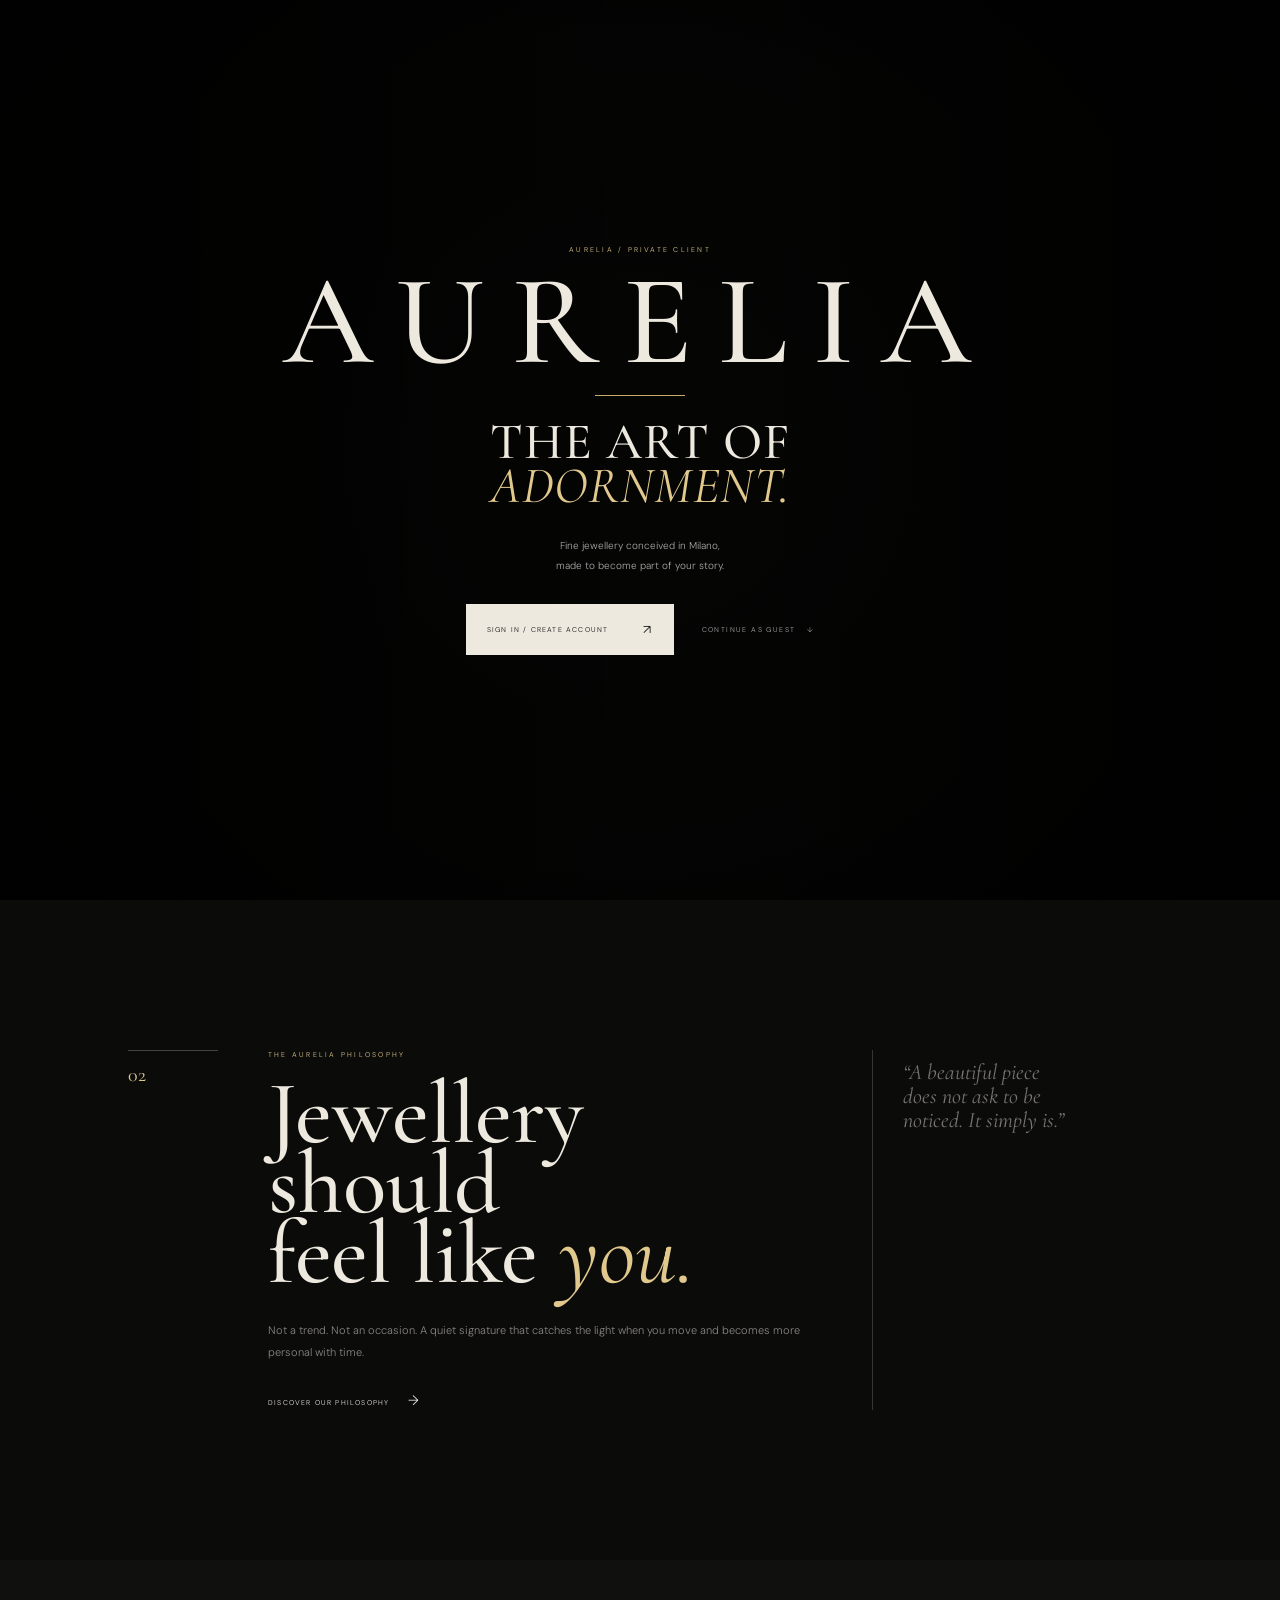
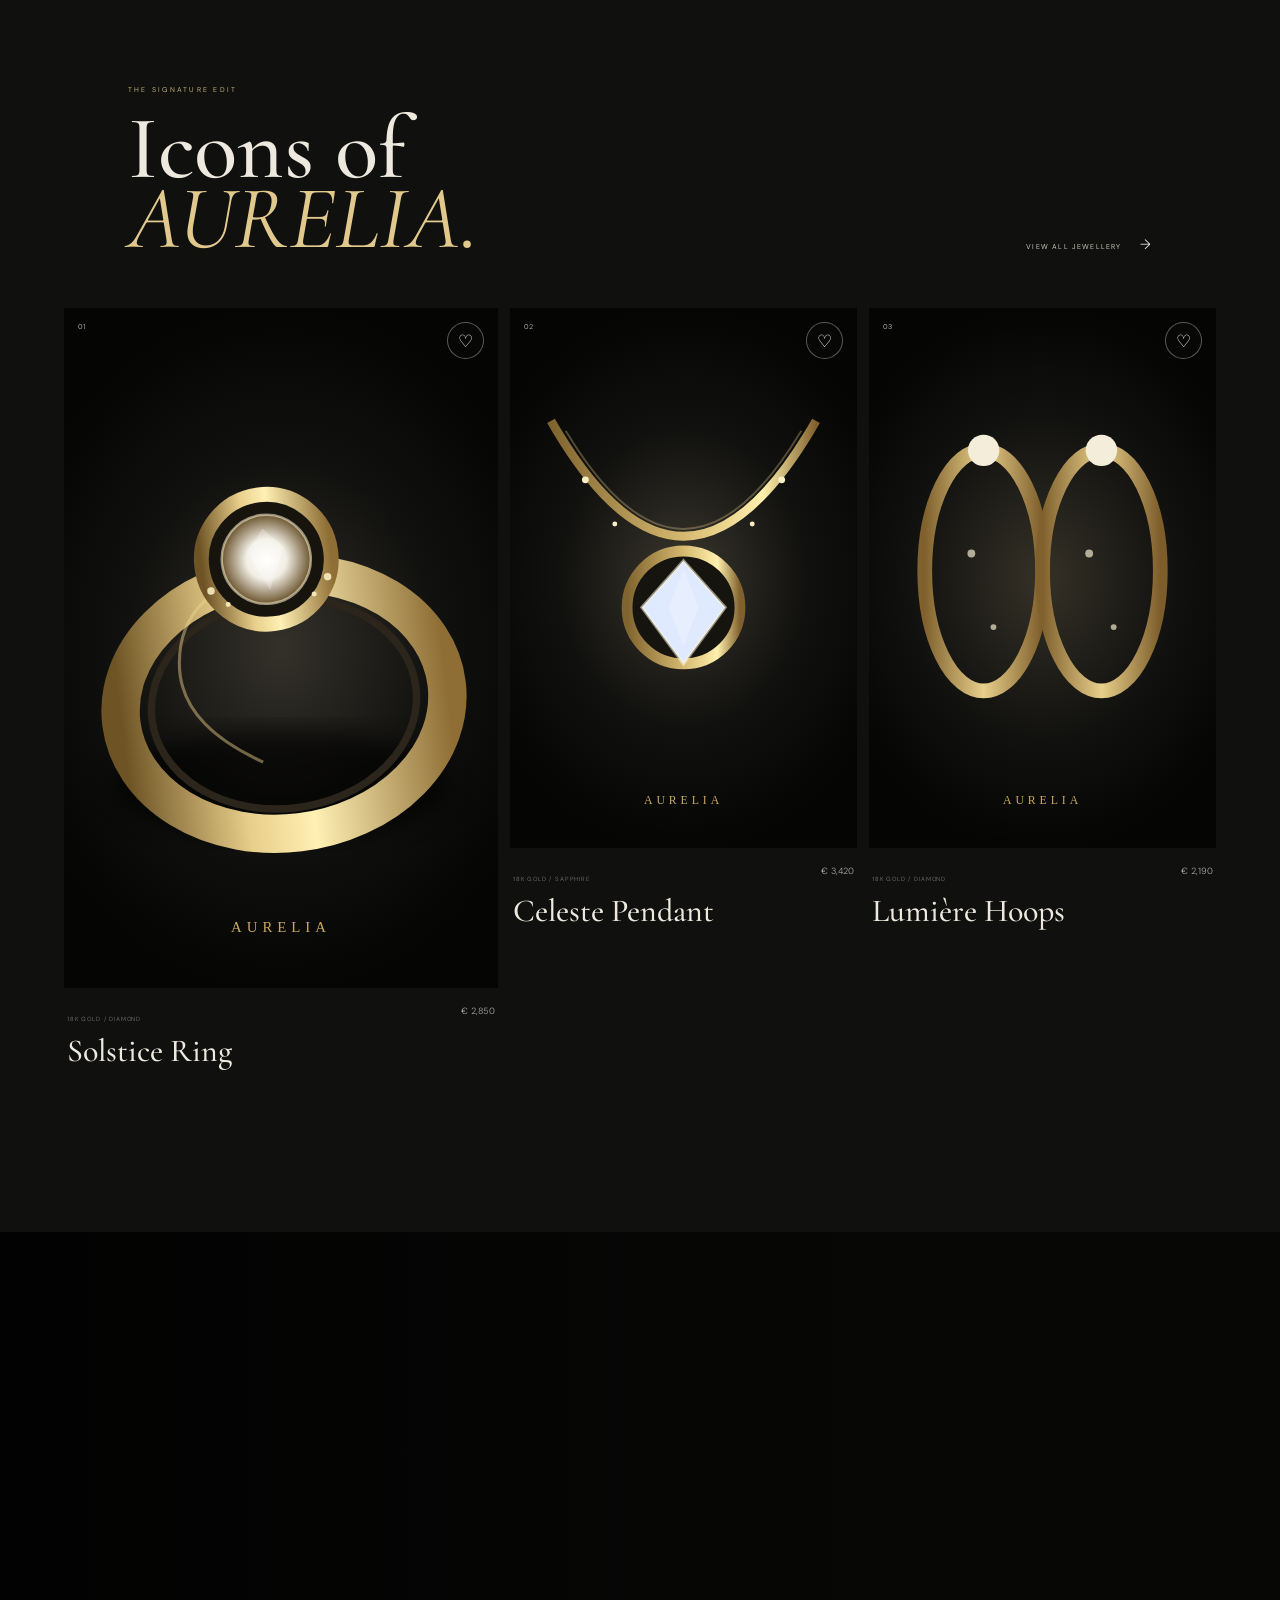
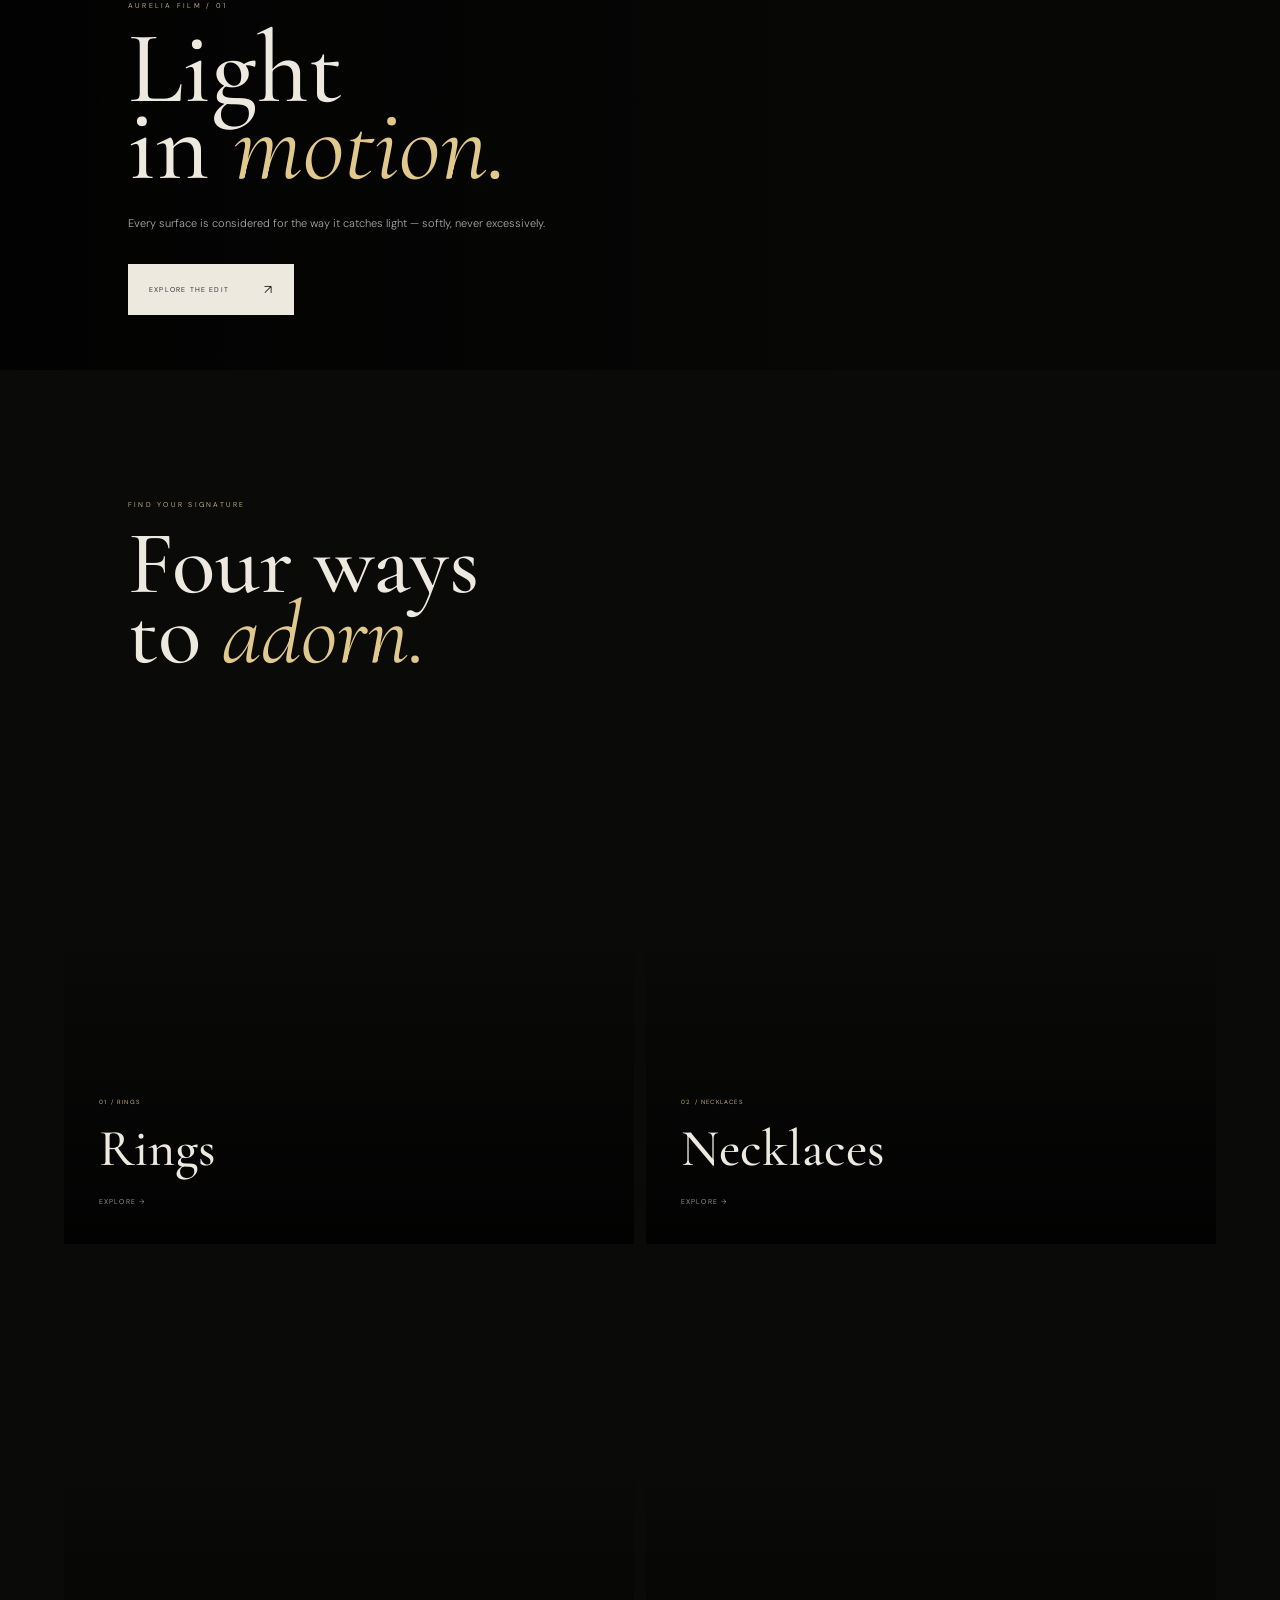
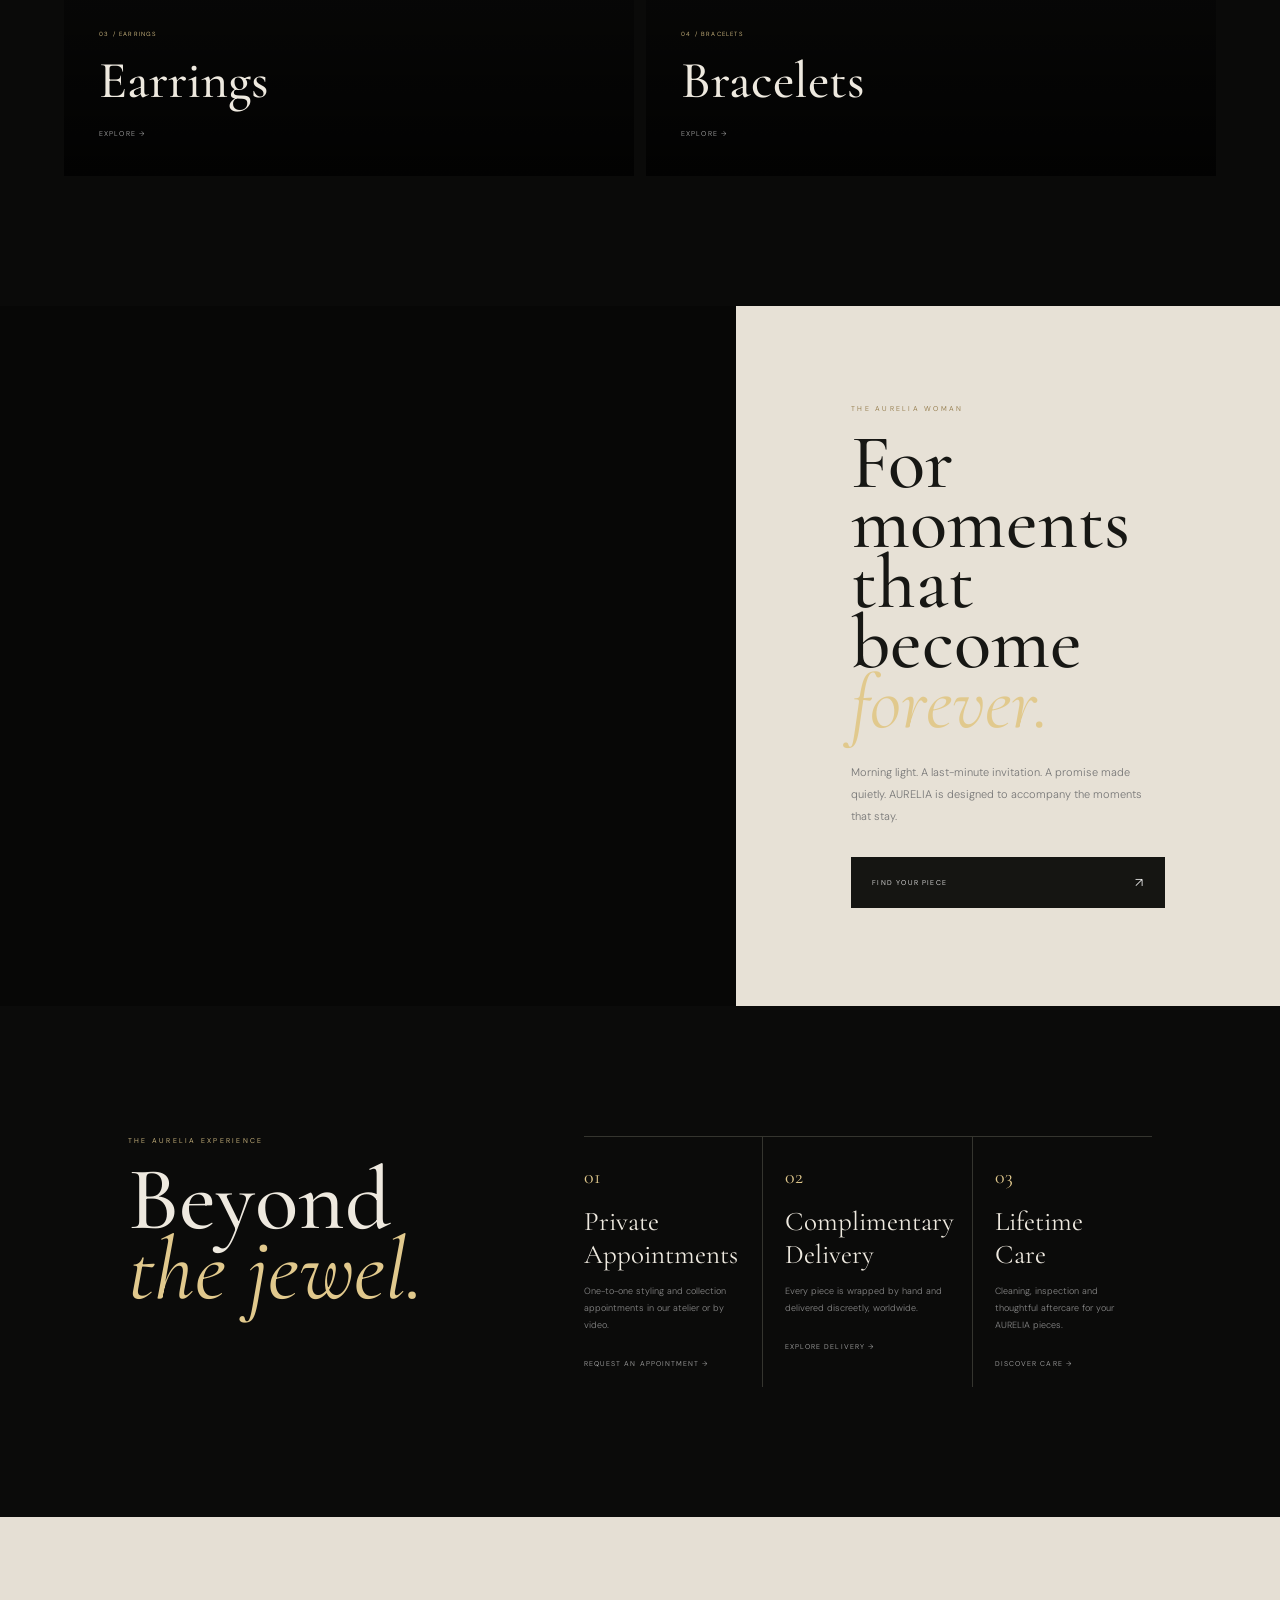
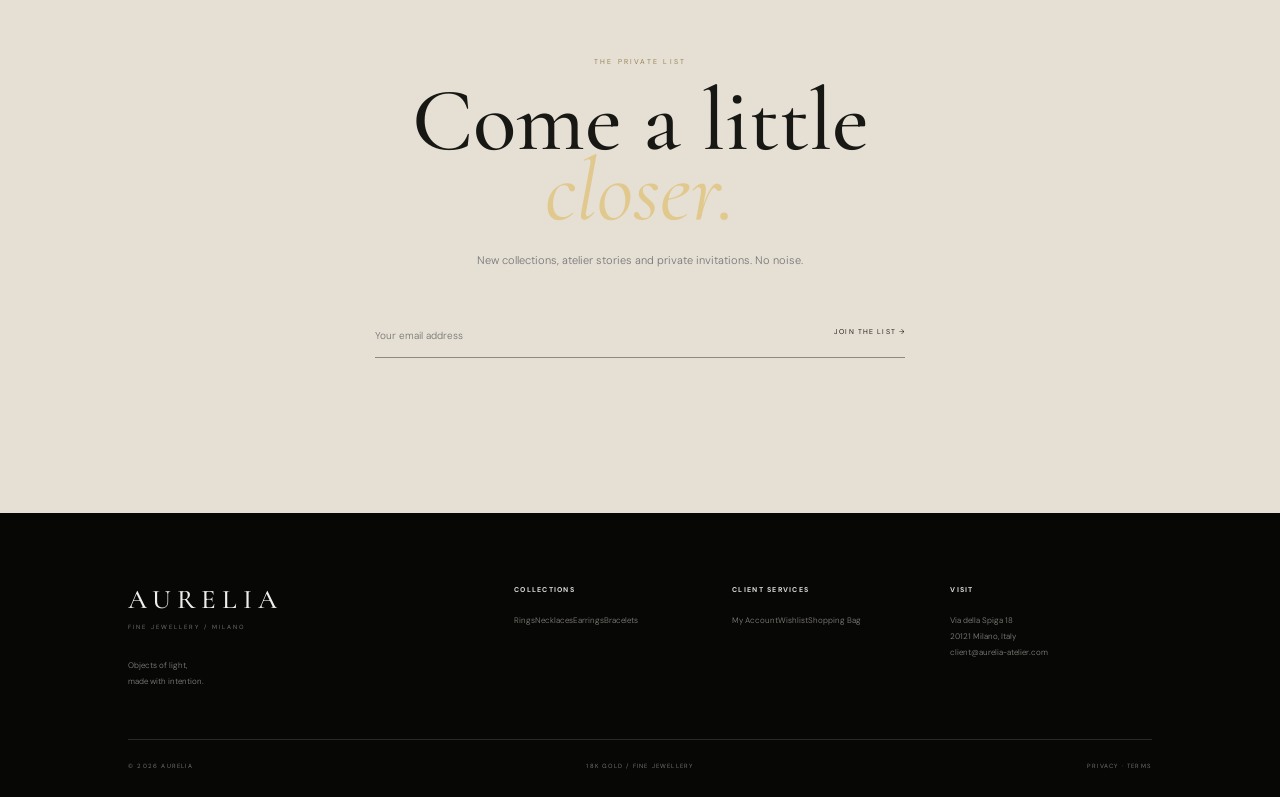
<file: index.html>
<!DOCTYPE html>
<html lang="en">
<head>
<meta charset="UTF-8">
<meta name="viewport" content="width=device-width,initial-scale=1.0">
<title>AURELIA — The Art of Adornment</title>
<link rel="preconnect" href="https://fonts.googleapis.com">
<link rel="preconnect" href="https://fonts.gstatic.com" crossorigin>
<link href="https://fonts.googleapis.com/css2?family=Cormorant+Garamond:wght@400;500;600;700&family=DM+Sans:wght@300;400;500&display=swap" rel="stylesheet">
<link rel="stylesheet" href="style.css">
</head>
<body>
<div class="welcome-gate" id="welcomeGate">
  <video autoplay muted loop playsinline poster="https://images.unsplash.com/photo-1617038220319-276d3cfab638?auto=format&fit=crop&w=2200&q=90">
    <source src="assets/aurelia-ambient.mp4" type="video/mp4">
  </video>
  <div class="gate-shade"></div>
  <div class="aurelia-intro" aria-hidden="true">
    <div class="intro-logo">AURELIA</div>
    <div class="intro-rule"></div>
    <p>FINE JEWELLERY / MILANO</p>
  </div>
  <div class="gate-content">
    <p class="eyebrow">AURELIA / PRIVATE CLIENT</p>
    <div class="gate-logo">AURELIA</div>
    <div class="gate-rule"></div>
    <p class="gate-title">THE ART OF<br><em>ADORNMENT.</em></p>
    <p class="gate-copy">Fine jewellery conceived in Milano,<br>made to become part of your story.</p>
    <div class="gate-actions">
      <a class="btn btn-light gate-enter" href="login.html">Sign in / Create account <span>↗</span></a>
      <button class="gate-guest">Continue as guest <span>↓</span></button>
    </div>
  </div>
</div>

<div class="page-wipe"></div><div class="cinematic-fade" aria-hidden="true"></div>

<header class="site-header hero-header">
  <a class="brand" href="index.html"><span>AURELIA</span><small>FINE JEWELLERY / MILANO</small></a>
  <nav class="desktop-nav">
    <a href="shop.html">Collections</a>
    <a href="shop.html?filter=rings">Rings</a>
    <a href="shop.html?filter=necklaces">Necklaces</a>
    <a href="atelier.html">The Atelier</a>
    <a href="journal.html">Journal</a>
  </nav>
  <div class="header-actions">
    <button class="icon-btn search-trigger" aria-label="Search">⌕</button>
    <a class="icon-btn wishlist-link" href="wishlist.html">♡<b class="wish-count">0</b></a>
    <a class="icon-btn" href="login.html">◯</a>
    <a class="icon-btn bag-link" href="cart.html">♧<b class="bag-count">0</b></a>
    <button class="menu-trigger" aria-label="Open menu"><span></span><span></span></button>
  </div>
</header>

<div class="mobile-menu">
  <div class="mobile-menu-top"><span>AURELIA / MENU</span><button class="menu-close" aria-label="Close menu">×</button></div>
  <nav>
    <a href="index.html">Home <i>01</i></a>
    <a href="shop.html">All Jewellery <i>02</i></a>
    <a href="shop.html?filter=rings">Rings <i>03</i></a>
    <a href="shop.html?filter=necklaces">Necklaces <i>04</i></a>
    <a href="shop.html?filter=earrings">Earrings <i>05</i></a>
    <a href="shop.html?filter=bracelets">Bracelets <i>06</i></a>
    <a href="wishlist.html">Wishlist <i class="wish-count">0</i></a>
    <a href="cart.html">Shopping Bag <i class="bag-count">0</i></a>
  </nav>
  <p>Private appointments<br>Milano · Paris · London</p>
</div>

<div class="search-panel">
  <button class="search-close">×</button>
  <span>SEARCH AURELIA</span>
  <input id="searchInput" type="search" placeholder="Search a piece, collection or stone">
  <div id="searchResults"></div>
</div>

<main>
<section class="hero">
  <video class="hero-video" autoplay muted loop playsinline poster="https://images.unsplash.com/photo-1617038220319-276d3cfab638?auto=format&fit=crop&w=2400&q=90">
    <source src="assets/aurelia-ambient.mp4" type="video/mp4">
  </video>
  <div class="hero-shade"></div>
  <div class="hero-glow"></div>
  <div class="hero-jewel-image" aria-hidden="true"><div class="hero-jewel-image-shine"></div></div>
  <div class="hero-content">
    <p class="eyebrow">THE 2026 JEWELLERY COLLECTION <span></span> 01 / 16</p>
    <h1>Objects<br>of <em>light.</em></h1>
    <p class="hero-copy">Fine jewellery conceived in Milano, shaped by restraint and finished with a devotion to detail.</p>
    <div class="hero-cta">
      <a class="btn btn-light" href="shop.html">Discover the collection <span>↗</span></a>
      <a class="text-link" href="atelier.html">Enter the atelier</a>
    </div>
  </div>
  <div class="hero-bottom"><span>AURELIA / MILANO</span><span>SCROLL TO DISCOVER ↓</span><span>18K / DIAMONDS / MADE IN ITALY</span></div>
</section>

<section class="manifesto reveal">
  <div class="manifesto-num">02</div>
  <div>
    <p class="eyebrow">THE AURELIA PHILOSOPHY</p>
    <h2>Jewellery should<br>feel like <em>you.</em></h2>
    <p class="body-copy">Not a trend. Not an occasion. A quiet signature that catches the light when you move and becomes more personal with time.</p>
    <a class="arrow-link" href="atelier.html">Discover our philosophy <span>→</span></a>
  </div>
  <div class="manifesto-quote">“A beautiful piece<br>does not ask to be<br>noticed. It simply is.”</div>
</section>

<section class="signature-section">
  <div class="section-heading reveal">
    <div><p class="eyebrow">THE SIGNATURE EDIT</p><h2>Icons of<br><em>AURELIA.</em></h2></div>
    <a class="arrow-link" href="shop.html">View all jewellery <span>→</span></a>
  </div>
  <div class="signature-grid">
    <a class="jewel-card tall reveal" href="product.html?id=solstice">
      <div class="jewel-photo jewel-solstice"><span class="card-index">01</span><button class="card-heart" data-wish="solstice">♡</button></div>
      <div class="jewel-meta"><div><small>18K GOLD / DIAMOND</small><h3>Solstice Ring</h3></div><span>€ 2,850</span></div>
    </a>
    <a class="jewel-card reveal" href="product.html?id=celeste">
      <div class="jewel-photo jewel-celeste"><span class="card-index">02</span><button class="card-heart" data-wish="celeste">♡</button></div>
      <div class="jewel-meta"><div><small>18K GOLD / SAPPHIRE</small><h3>Celeste Pendant</h3></div><span>€ 3,420</span></div>
    </a>
    <a class="jewel-card reveal" href="product.html?id=lumiere">
      <div class="jewel-photo jewel-lumiere"><span class="card-index">03</span><button class="card-heart" data-wish="lumiere">♡</button></div>
      <div class="jewel-meta"><div><small>18K GOLD / DIAMOND</small><h3>Lumière Hoops</h3></div><span>€ 2,190</span></div>
    </a>
  </div>
</section>

<section class="film-section">
  <video autoplay muted loop playsinline poster="https://images.unsplash.com/photo-1599643478518-a784e5dc4c8f?auto=format&fit=crop&w=2200&q=90">
    <source src="assets/aurelia-ambient.mp4" type="video/mp4">
  </video>
  <div class="film-shade"></div>
  <div class="film-copy reveal"><p class="eyebrow">AURELIA FILM / 01</p><h2>Light<br>in <em>motion.</em></h2><p>Every surface is considered for the way it catches light — softly, never excessively.</p><a class="btn btn-light" href="shop.html">Explore the edit <span>↗</span></a></div>
</section>

<section class="category-section">
  <div class="section-heading reveal"><div><p class="eyebrow">FIND YOUR SIGNATURE</p><h2>Four ways<br>to <em>adorn.</em></h2></div></div>
  <div class="category-grid">
    <a class="category-card cat-ring reveal" href="shop.html?filter=rings"><div><small>01 / RINGS</small><h3>Rings</h3><span>Explore →</span></div></a>
    <a class="category-card cat-necklace reveal" href="shop.html?filter=necklaces"><div><small>02 / NECKLACES</small><h3>Necklaces</h3><span>Explore →</span></div></a>
    <a class="category-card cat-earring reveal" href="shop.html?filter=earrings"><div><small>03 / EARRINGS</small><h3>Earrings</h3><span>Explore →</span></div></a>
    <a class="category-card cat-bracelet reveal" href="shop.html?filter=bracelets"><div><small>04 / BRACELETS</small><h3>Bracelets</h3><span>Explore →</span></div></a>
  </div>
</section>

<section class="editorial-split reveal">
  <div class="editorial-image"></div>
  <div class="editorial-copy"><p class="eyebrow">THE AURELIA WOMAN</p><h2>For moments<br>that become <em>forever.</em></h2><p>Morning light. A last-minute invitation. A promise made quietly. AURELIA is designed to accompany the moments that stay.</p><a class="btn btn-dark" href="shop.html">Find your piece <span>↗</span></a></div>
</section>

<section class="services" id="services">
  <div><p class="eyebrow">THE AURELIA EXPERIENCE</p><h2>Beyond<br><em>the jewel.</em></h2></div>
  <div class="service-grid">
    <article><span>01</span><h3>Private Appointments</h3><p>One-to-one styling and collection appointments in our atelier or by video.</p><a href="login.html">Request an appointment →</a></article>
    <article><span>02</span><h3>Complimentary Delivery</h3><p>Every piece is wrapped by hand and delivered discreetly, worldwide.</p><a href="cart.html">Explore delivery →</a></article>
    <article><span>03</span><h3>Lifetime Care</h3><p>Cleaning, inspection and thoughtful aftercare for your AURELIA pieces.</p><a href="atelier.html">Discover care →</a></article>
  </div>
</section>

<section class="newsletter reveal">
  <p class="eyebrow">THE PRIVATE LIST</p><h2>Come a little<br><em>closer.</em></h2><p>New collections, atelier stories and private invitations. No noise.</p>
  <form id="newsletterForm"><input required type="email" placeholder="Your email address"><button aria-label="Join the AURELIA newsletter">Join the list <span>→</span></button></form><small id="newsletterMessage"></small>
</section>
</main>

<footer class="footer">
  <div class="footer-brand"><a class="brand" href="index.html"><span>AURELIA</span><small>FINE JEWELLERY / MILANO</small></a><p>Objects of light,<br>made with intention.</p></div>
  <div><h4>Collections</h4><a href="shop.html?filter=rings">Rings</a><a href="shop.html?filter=necklaces">Necklaces</a><a href="shop.html?filter=earrings">Earrings</a><a href="shop.html?filter=bracelets">Bracelets</a></div>
  <div><h4>Client Services</h4><a href="login.html">My Account</a><a href="wishlist.html">Wishlist</a><a href="cart.html">Shopping Bag</a></div>
  <div><h4>Visit</h4><p>Via della Spiga 18<br>20121 Milano, Italy</p><p>client@aurelia-atelier.com</p></div>
  <div class="footer-bottom"><span>© 2026 AURELIA</span><span>18K GOLD / FINE JEWELLERY</span><span>PRIVACY · TERMS</span></div>
</footer>
<script src="script.js"></script>
</body>
</html>
</file>
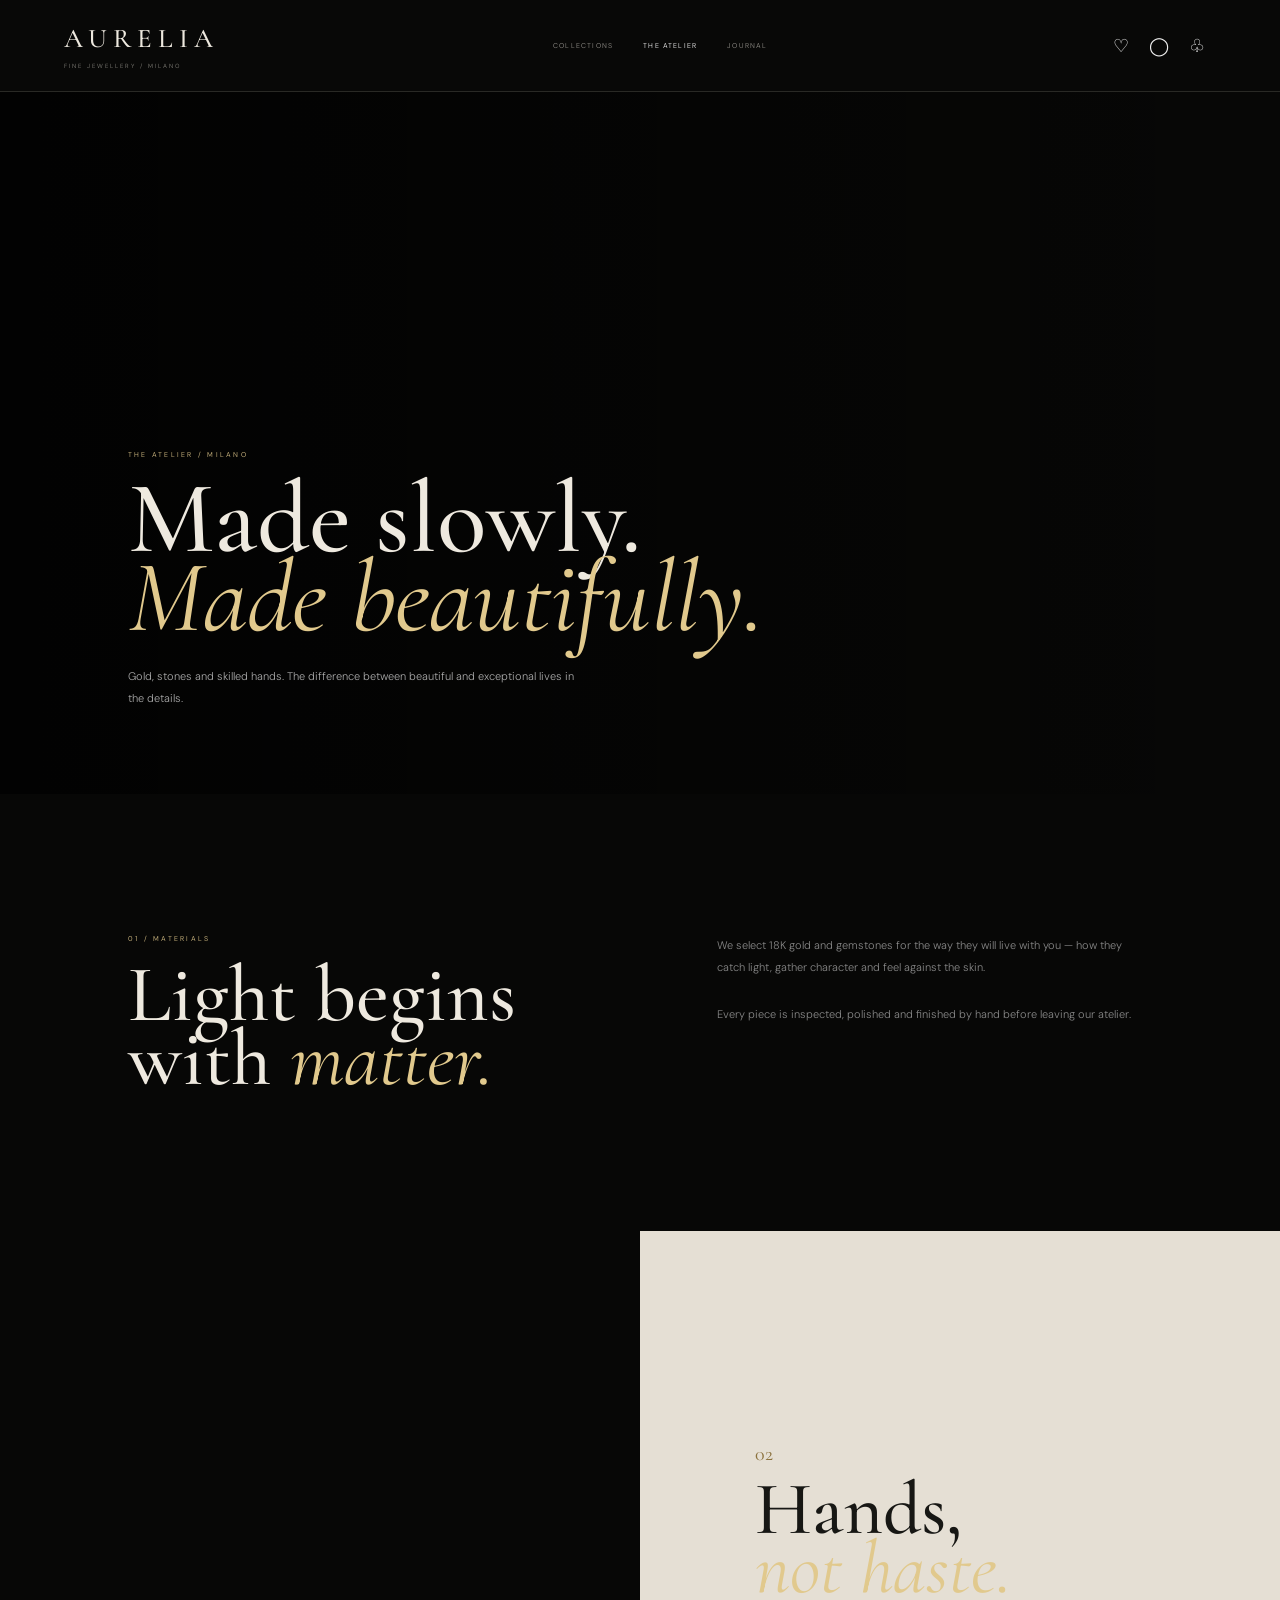
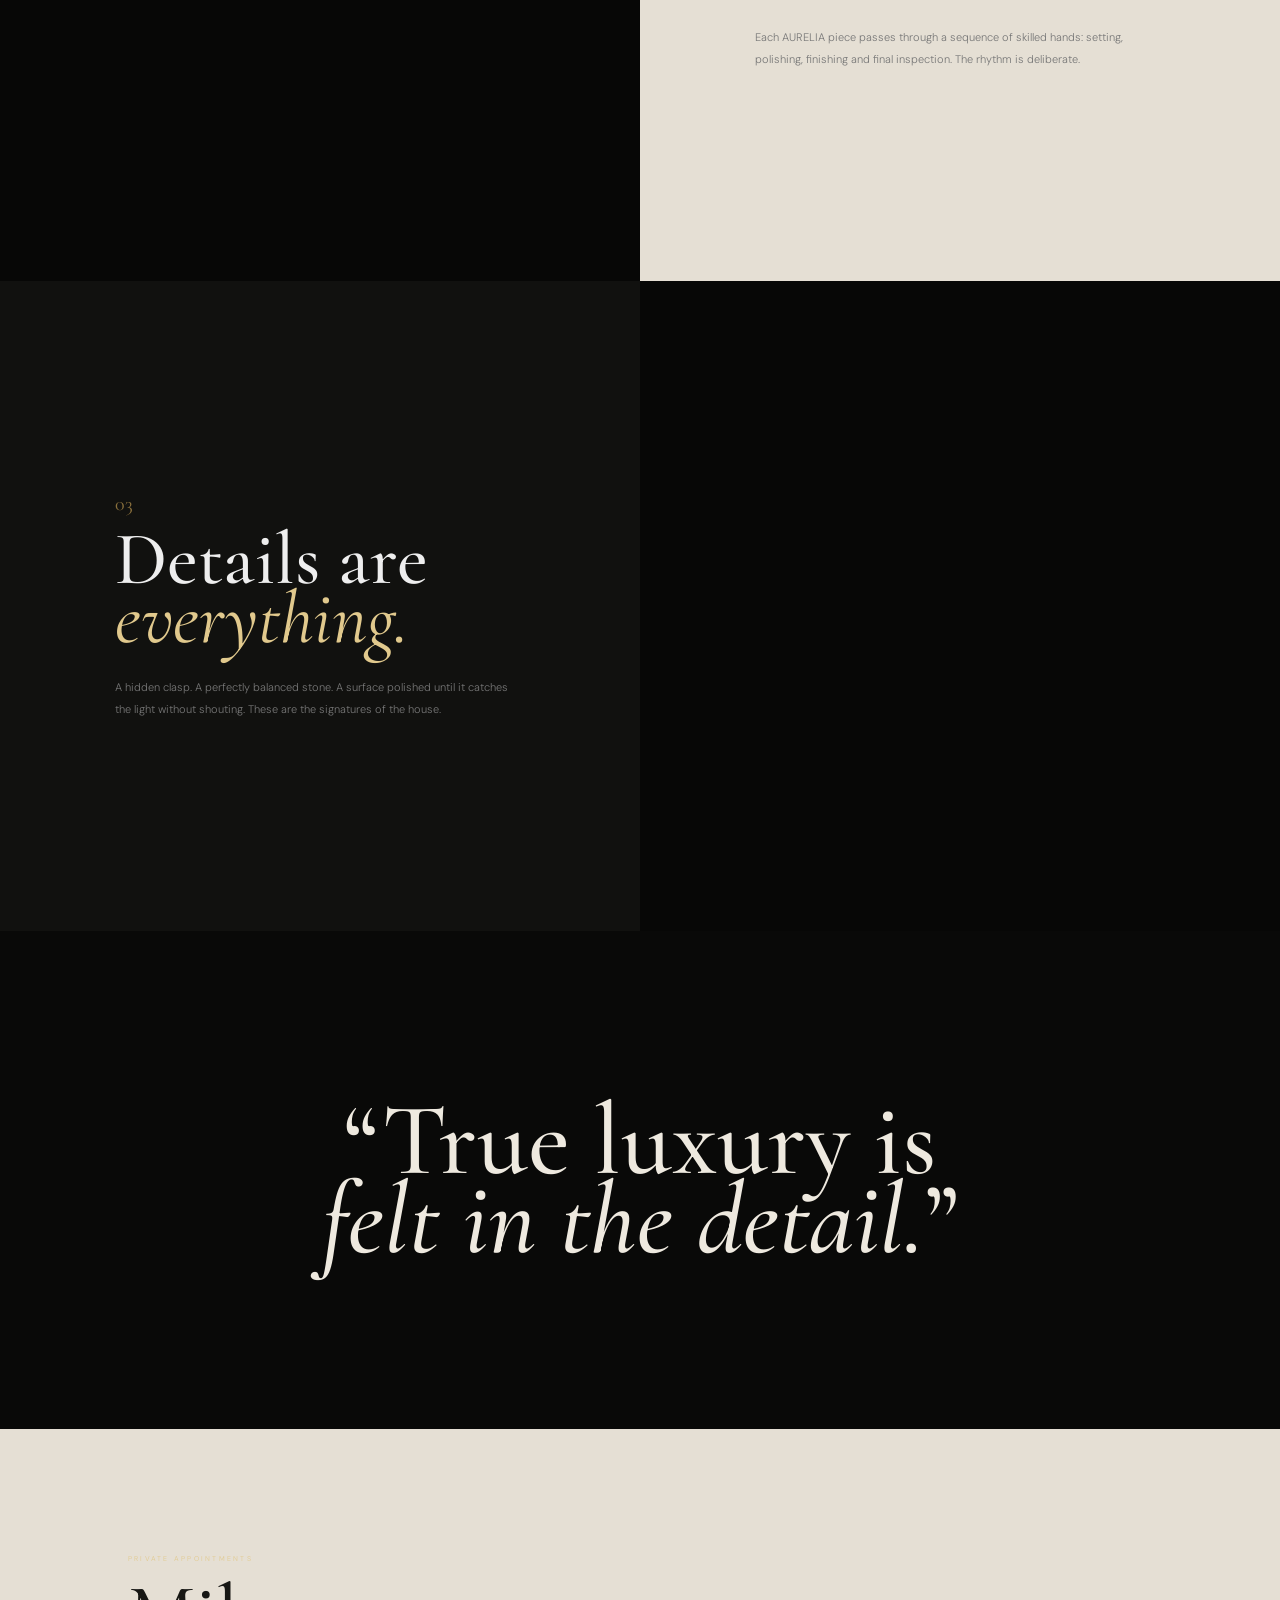
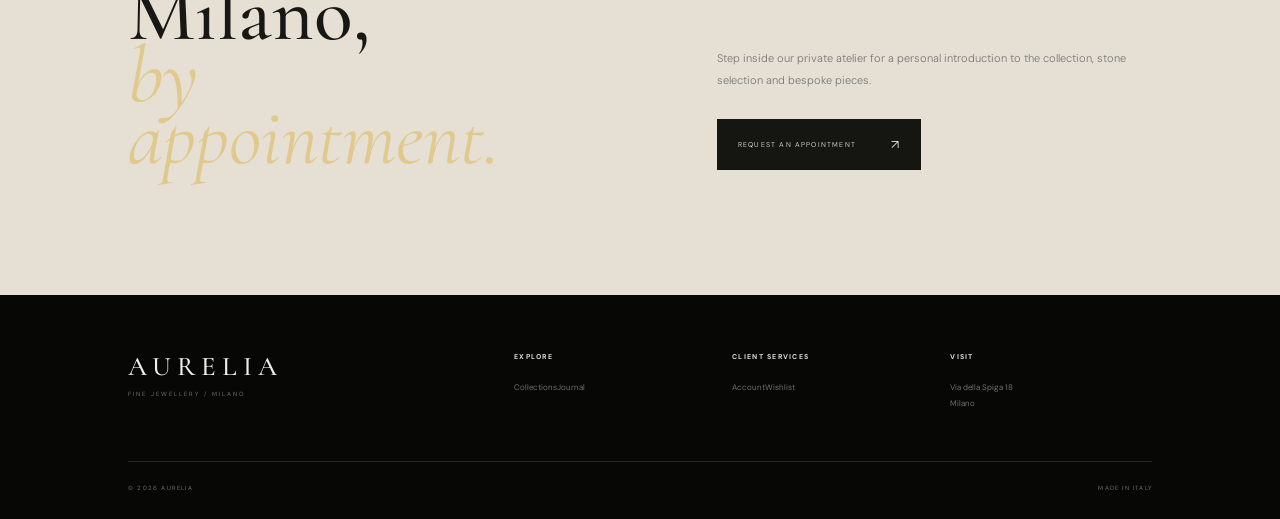
<file: atelier.html>
<!DOCTYPE html>
<html lang="en"><head><meta charset="UTF-8"><meta name="viewport" content="width=device-width,initial-scale=1.0"><title>The Atelier — AURELIA</title><link rel="preconnect" href="https://fonts.googleapis.com"><link rel="preconnect" href="https://fonts.gstatic.com" crossorigin><link href="https://fonts.googleapis.com/css2?family=Cormorant+Garamond:wght@400;500;600;700&family=DM+Sans:wght@300;400;500&display=swap" rel="stylesheet"><link rel="stylesheet" href="style.css"></head>
<body><div class="page-wipe"></div><header class="site-header dark"><a class="brand" href="index.html"><span>AURELIA</span><small>FINE JEWELLERY / MILANO</small></a><nav class="desktop-nav"><a href="shop.html">Collections</a><a class="active" href="atelier.html">The Atelier</a><a href="journal.html">Journal</a></nav><div class="header-actions"><a class="icon-btn wishlist-link" href="wishlist.html">♡<b class="wish-count">0</b></a><a class="icon-btn" href="login.html">◯</a><a class="icon-btn bag-link" href="cart.html">♧<b class="bag-count">0</b></a><button class="menu-trigger"><span></span><span></span></button></div></header>
<section class="atelier-hero"><div><p class="eyebrow">THE ATELIER / MILANO</p><h1>Made slowly.<br><em>Made beautifully.</em></h1><p>Gold, stones and skilled hands. The difference between beautiful and exceptional lives in the details.</p></div></section>
<section class="atelier-intro"><div><p class="eyebrow">01 / MATERIALS</p><h2>Light begins<br>with <em>matter.</em></h2></div><div><p>We select 18K gold and gemstones for the way they will live with you — how they catch light, gather character and feel against the skin.</p><p>Every piece is inspected, polished and finished by hand before leaving our atelier.</p></div></section>
<section class="craft-grid"><div class="craft-image craft-one"></div><div class="craft-copy"><span>02</span><h2>Hands,<br><em>not haste.</em></h2><p>Each AURELIA piece passes through a sequence of skilled hands: setting, polishing, finishing and final inspection. The rhythm is deliberate.</p></div><div class="craft-copy dark-panel"><span>03</span><h2>Details are<br><em>everything.</em></h2><p>A hidden clasp. A perfectly balanced stone. A surface polished until it catches the light without shouting. These are the signatures of the house.</p></div><div class="craft-image craft-two"></div></section>
<section class="atelier-quote">“True luxury is<br><em>felt in the detail.</em>”</section>
<section class="visit"><div><p class="eyebrow">PRIVATE APPOINTMENTS</p><h2>Milano,<br><em>by appointment.</em></h2></div><div><p>Step inside our private atelier for a personal introduction to the collection, stone selection and bespoke pieces.</p><a class="btn btn-dark" href="login.html">Request an appointment <span>↗</span></a></div></section>
<footer class="footer compact"><div class="footer-brand"><a class="brand" href="index.html"><span>AURELIA</span><small>FINE JEWELLERY / MILANO</small></a></div><div><h4>Explore</h4><a href="shop.html">Collections</a><a href="journal.html">Journal</a></div><div><h4>Client Services</h4><a href="login.html">Account</a><a href="wishlist.html">Wishlist</a></div><div><h4>Visit</h4><p>Via della Spiga 18<br>Milano</p></div><div class="footer-bottom"><span>© 2026 AURELIA</span><span>MADE IN ITALY</span></div></footer><script src="script.js"></script></body></html>
</file>
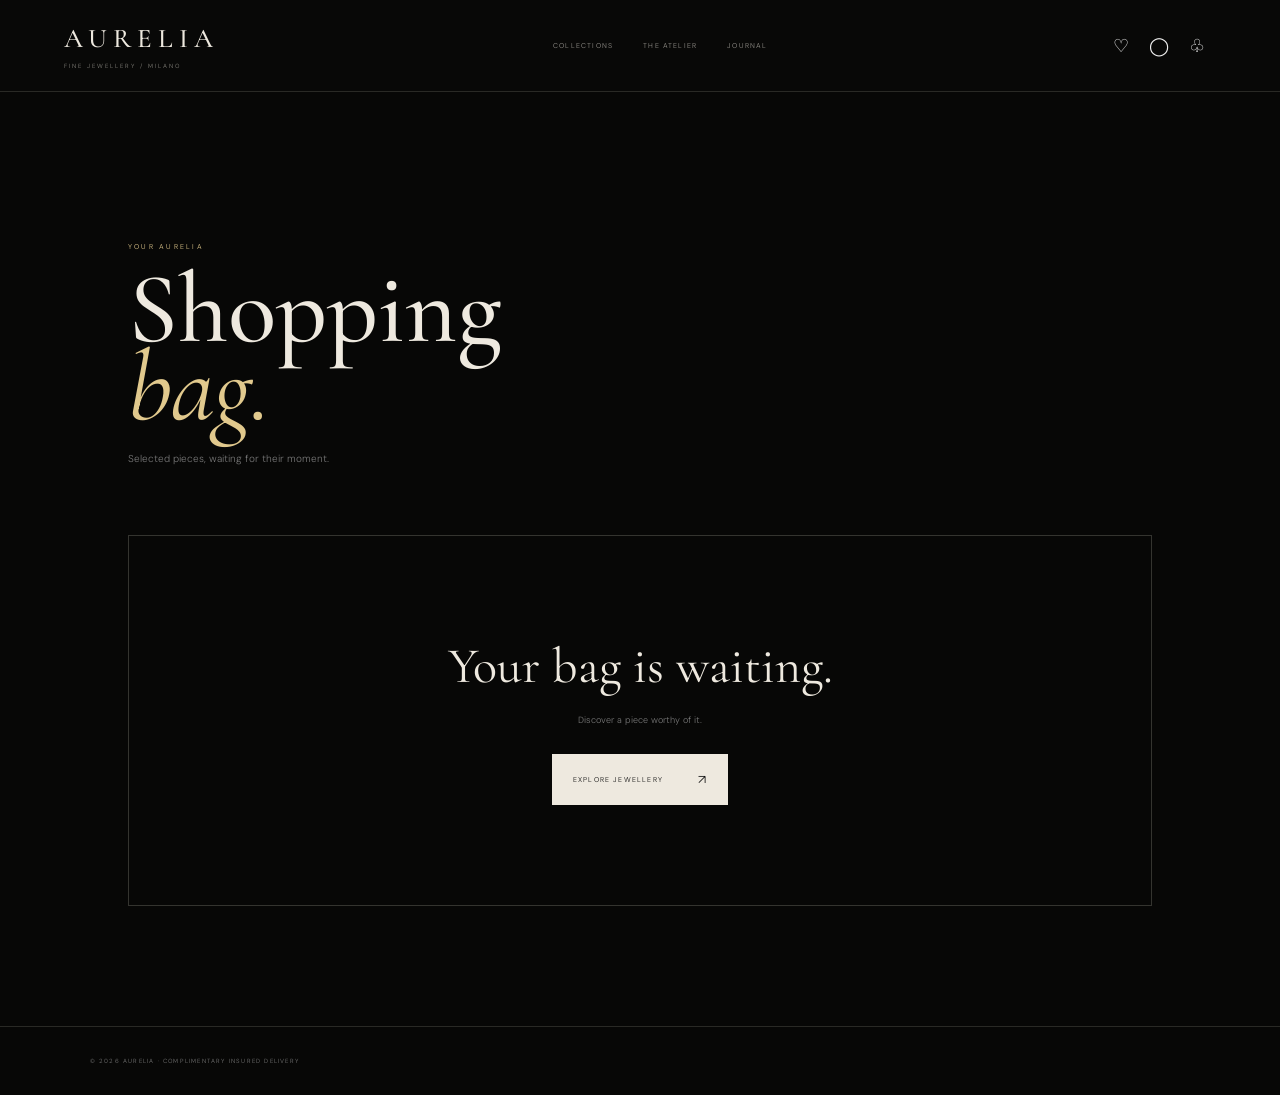
<file: cart.html>
<!DOCTYPE html>
<html lang="en"><head><meta charset="UTF-8"><meta name="viewport" content="width=device-width,initial-scale=1.0"><title>Shopping Bag — AURELIA</title><link rel="preconnect" href="https://fonts.googleapis.com"><link rel="preconnect" href="https://fonts.gstatic.com" crossorigin><link href="https://fonts.googleapis.com/css2?family=Cormorant+Garamond:wght@400;500;600;700&family=DM+Sans:wght@300;400;500&display=swap" rel="stylesheet"><link rel="stylesheet" href="style.css"></head>
<body><div class="page-wipe"></div><header class="site-header dark"><a class="brand" href="index.html"><span>AURELIA</span><small>FINE JEWELLERY / MILANO</small></a><nav class="desktop-nav"><a href="shop.html">Collections</a><a href="atelier.html">The Atelier</a><a href="journal.html">Journal</a></nav><div class="header-actions"><a class="icon-btn wishlist-link" href="wishlist.html">♡<b class="wish-count">0</b></a><a class="icon-btn" href="login.html">◯</a><a class="icon-btn bag-link" href="cart.html">♧<b class="bag-count">0</b></a><button class="menu-trigger"><span></span><span></span></button></div></header>
<div class="mobile-menu"><div class="mobile-menu-top"><span>AURELIA / MENU</span><button class="menu-close">×</button></div><nav><a href="index.html">Home <i>01</i></a><a href="shop.html">Collections <i>02</i></a><a href="atelier.html">The Atelier <i>03</i></a><a href="journal.html">Journal <i>04</i></a><a href="login.html">Account <i>05</i></a><a href="wishlist.html">Wishlist <i class="wish-count">0</i></a><a href="cart.html">Shopping Bag <i class="bag-count">0</i></a></nav></div>
<section class="bag-page"><div class="bag-heading"><p class="eyebrow">YOUR AURELIA</p><h1>Shopping<br><em>bag.</em></h1><p>Selected pieces, waiting for their moment.</p></div><div id="cartContent"></div></section>
<footer class="simple-footer">© 2026 AURELIA · COMPLIMENTARY INSURED DELIVERY</footer><script src="script.js"></script></body></html>
</file>
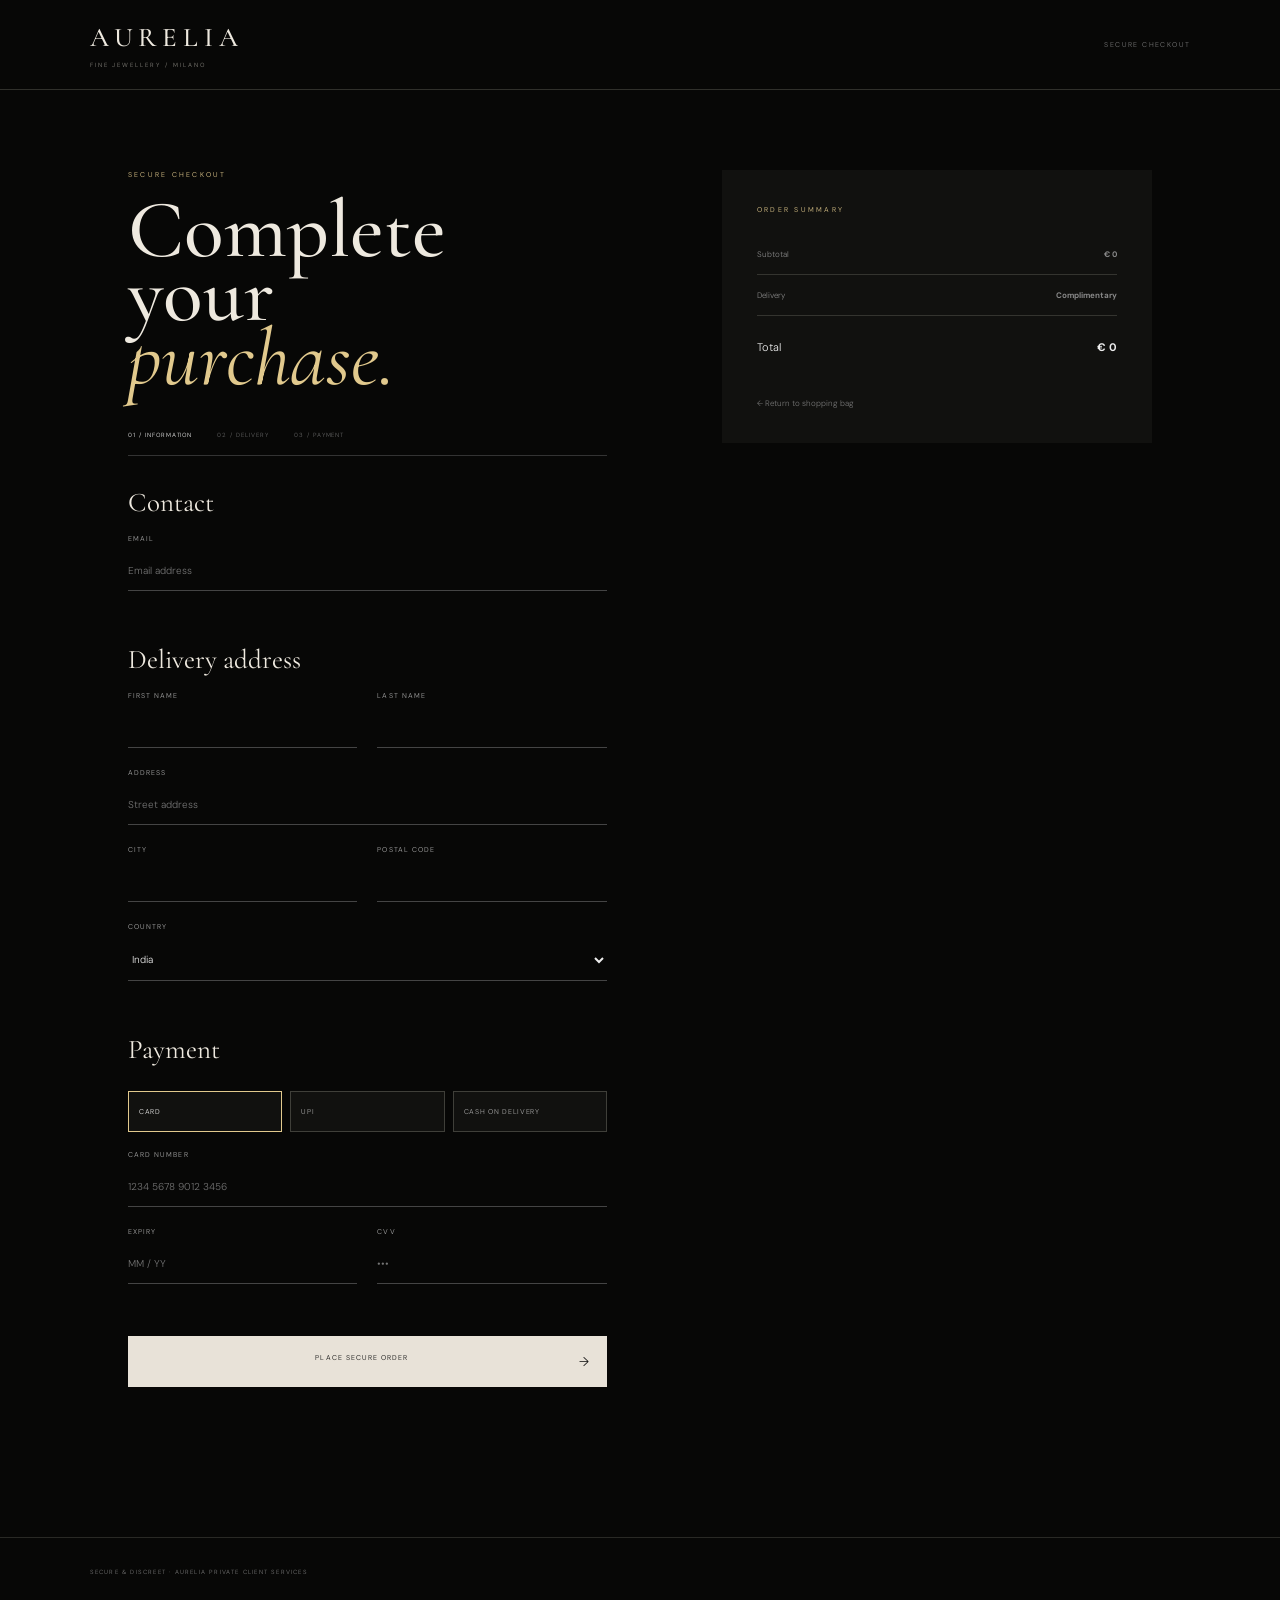
<file: checkout.html>
<!DOCTYPE html>
<html lang="en"><head><meta charset="UTF-8"><meta name="viewport" content="width=device-width,initial-scale=1.0"><title>Checkout — AURELIA</title><link rel="preconnect" href="https://fonts.googleapis.com"><link rel="preconnect" href="https://fonts.gstatic.com" crossorigin><link href="https://fonts.googleapis.com/css2?family=Cormorant+Garamond:wght@400;500;600;700&family=DM+Sans:wght@300;400;500&display=swap" rel="stylesheet"><link rel="stylesheet" href="style.css"></head>
<body><header class="checkout-header"><a class="brand" href="index.html"><span>AURELIA</span><small>FINE JEWELLERY / MILANO</small></a><span>SECURE CHECKOUT</span></header>
<section class="checkout-page"><div class="checkout-form-wrap"><p class="eyebrow">SECURE CHECKOUT</p><h1>Complete your<br><em>purchase.</em></h1><div class="steps"><span class="active">01 / INFORMATION</span><span>02 / DELIVERY</span><span>03 / PAYMENT</span></div>
<form id="checkoutForm"><fieldset><legend>Contact</legend><label>Email<input required type="email" placeholder="Email address"></label></fieldset><fieldset><legend>Delivery address</legend><div class="two-fields"><label>First name<input required></label><label>Last name<input required></label></div><label>Address<input required placeholder="Street address"></label><div class="two-fields"><label>City<input required></label><label>Postal code<input required></label></div><label>Country<select><option>India</option><option>Italy</option><option>France</option><option>United Kingdom</option></select></label></fieldset>
<fieldset><legend>Payment</legend><div class="payment-methods"><button type="button" class="payment-method active" data-pay="card">Card</button><button type="button" class="payment-method" data-pay="upi">UPI</button><button type="button" class="payment-method" data-pay="cod">Cash on Delivery</button></div>
<div class="payment-extra show" id="pay-card"><label>Card number<input id="cardNumber" inputmode="numeric" maxlength="19" placeholder="1234 5678 9012 3456"></label><div class="two-fields"><label>Expiry<input id="expiry" placeholder="MM / YY"></label><label>CVV<input id="cvv" maxlength="4" placeholder="•••"></label></div></div>
<div class="payment-extra" id="pay-upi"><label>UPI ID<input id="upiId" placeholder="yourname@upi"></label><p class="cod-note">Demo UPI selection. No real payment is processed by this website.</p></div>
<div class="payment-extra" id="pay-cod"><p class="cod-note">Cash on Delivery is available for eligible addresses. Payment is collected when your jewellery arrives.</p></div></fieldset>
<button class="primary-button" type="submit">Place secure order <span>→</span></button><p id="checkoutMessage" class="form-message"></p></form></div>
<aside class="order-summary"><p class="eyebrow">ORDER SUMMARY</p><div id="checkoutItems"></div><div class="summary-line"><span>Subtotal</span><b id="subtotal">€ 0</b></div><div class="summary-line"><span>Delivery</span><b>Complimentary</b></div><div class="summary-total"><span>Total</span><b id="total">€ 0</b></div><a href="cart.html">← Return to shopping bag</a></aside></section>
<section class="order-success" id="checkoutSuccess">
  <div class="order-success-inner">
    <div class="order-success-mark">✓</div>
    <p class="eyebrow">AURELIA PRIVATE CLIENT</p>
    <h1>Thank you for<br><em>shopping with us.</em></h1>
    <p>Your order has been received. Your AURELIA pieces are now being prepared with care. A private client message will follow with your delivery details.</p>
    <div class="confirmation-card">
      <div class="confirmation-top"><span>ORDER NUMBER</span><b id="orderNumber">AUR-00000000</b></div>
      <div id="confirmationItems"></div>
      <div class="confirmation-total"><span>TOTAL</span><b id="confirmationTotal">€ 0</b></div>
    </div>
    <a class="btn btn-light" href="index.html">Return to AURELIA <span>↗</span></a>
  </div>
</section>
<footer class="simple-footer">SECURE & DISCREET · AURELIA PRIVATE CLIENT SERVICES</footer><script src="script.js"></script></body></html>
</file>
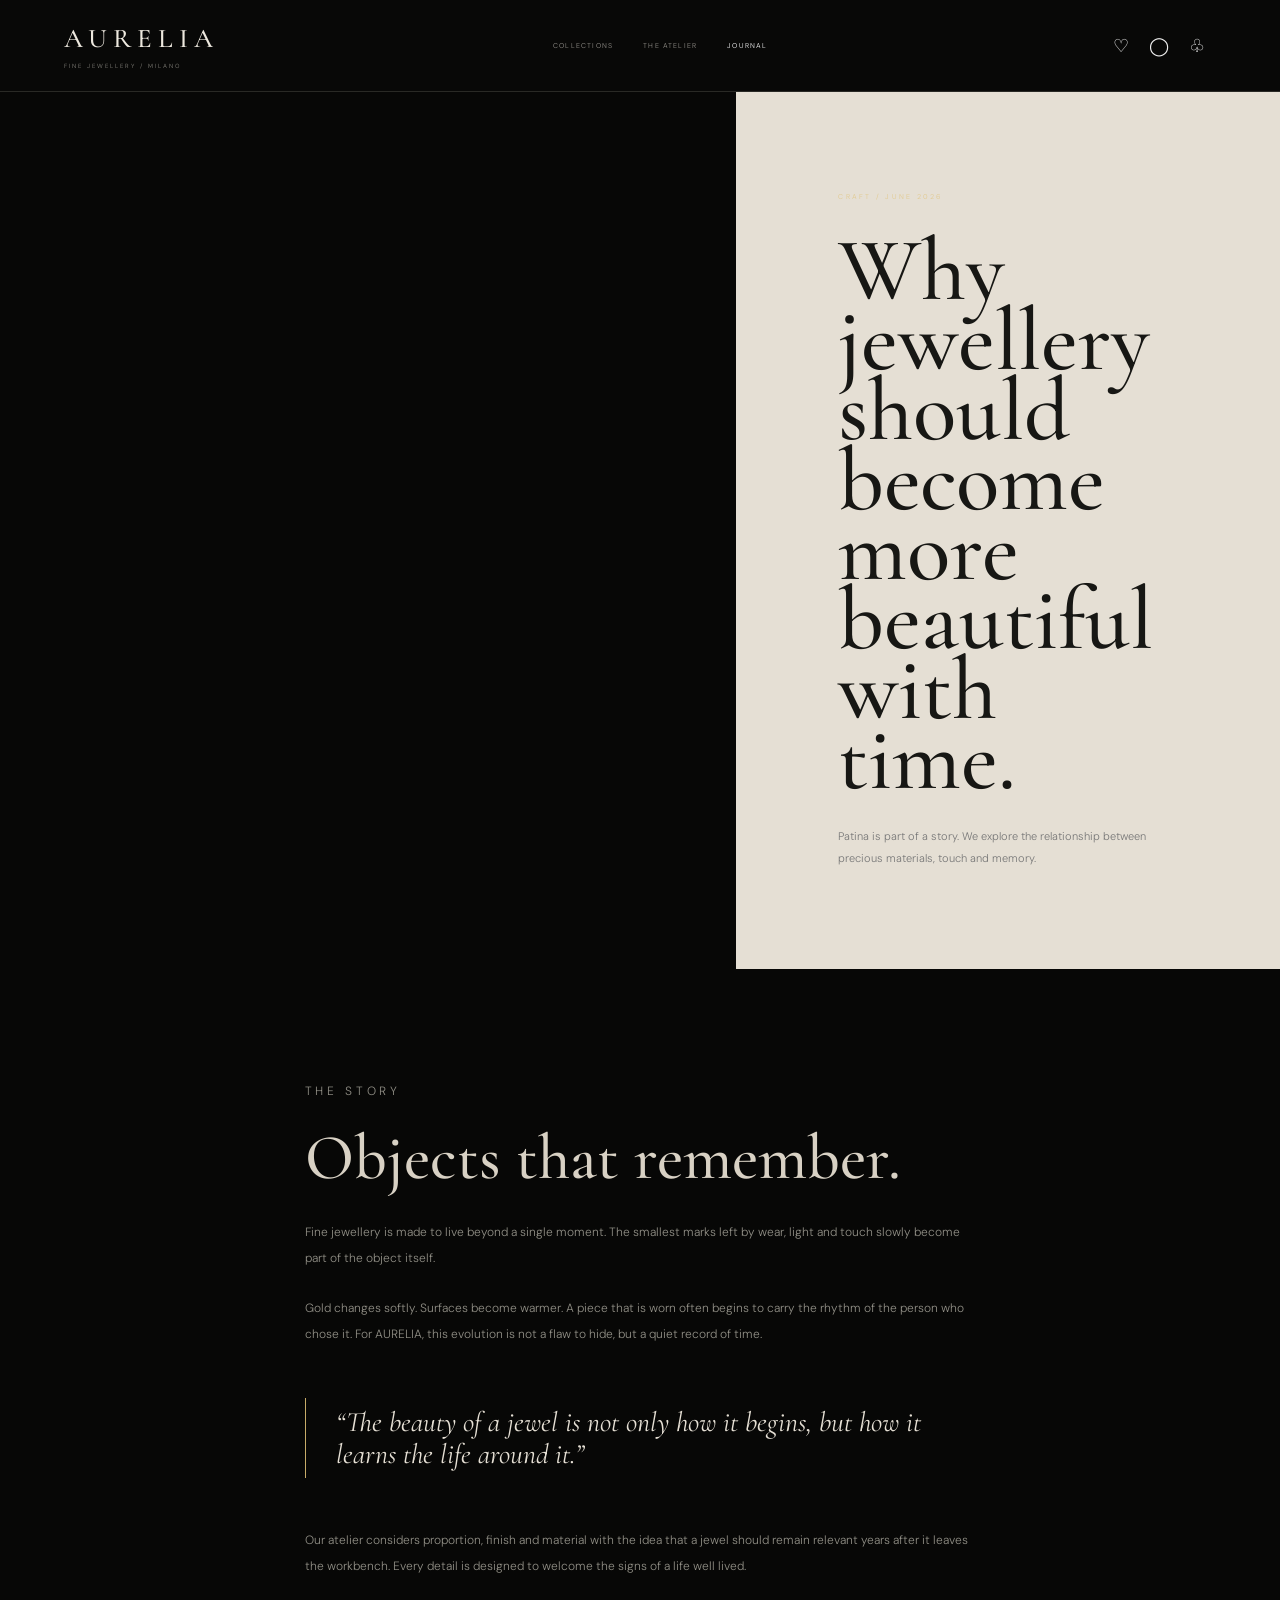
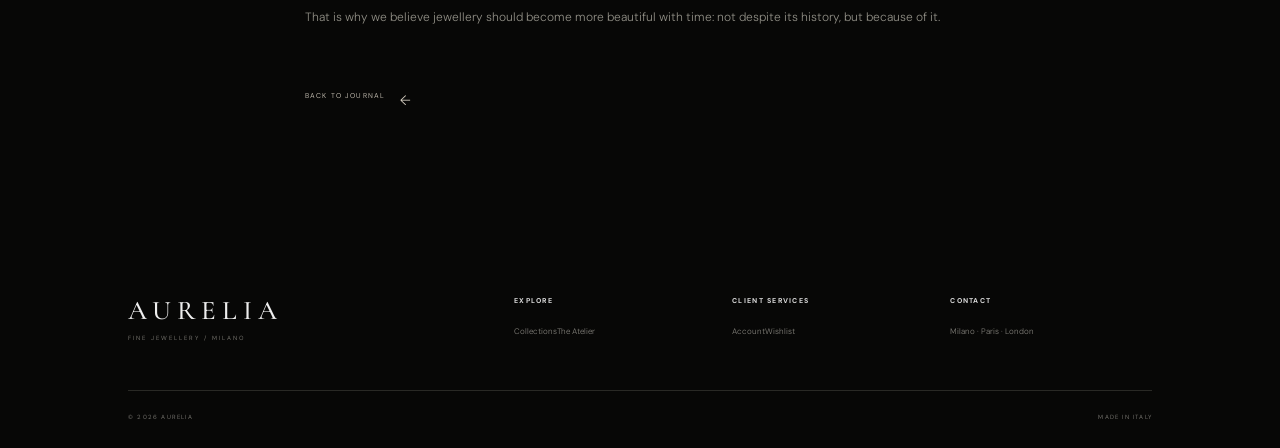
<file: journal-story.html>
<!DOCTYPE html>
<html lang="en">
<head>
<meta charset="UTF-8">
<meta name="viewport" content="width=device-width,initial-scale=1.0">
<title>The Patina of Time — AURELIA Journal</title>
<link rel="preconnect" href="https://fonts.googleapis.com">
<link rel="preconnect" href="https://fonts.gstatic.com" crossorigin>
<link href="https://fonts.googleapis.com/css2?family=Cormorant+Garamond:wght@400;500;600;700&family=DM+Sans:wght@300;400;500&display=swap" rel="stylesheet">
<link rel="stylesheet" href="style.css">
<style>
.story-hero{display:grid;grid-template-columns:1.15fr .85fr;min-height:650px}
.story-hero-image{background:url("https://images.unsplash.com/photo-1617038260897-41a1f14a8ca0?auto=format&fit=crop&w=1900&q=90") center/cover}
.story-hero-copy{background:#e5dfd4;color:#171714;padding:100px 8vw;display:flex;flex-direction:column;justify-content:center}
.story-hero-copy h1{font:500 clamp(65px,7vw,100px)/.78 "Cormorant Garamond";margin:15px 0 30px}
.story-hero-copy p:not(.eyebrow){font-size:11px;line-height:2;color:#777;max-width:450px}
.story-body{max-width:850px;margin:auto;padding:110px 7vw 130px;color:#d8d1c4}
.story-body .eyebrow{margin-bottom:25px}
.story-body h2{font:500 clamp(48px,5vw,70px)/.86 "Cormorant Garamond";margin-bottom:35px}
.story-body p{font-size:12px;line-height:2.15;color:#929087;margin-bottom:25px}
.story-quote{border-left:1px solid #c7ab68;padding:8px 0 8px 30px;margin:50px 0;font:italic 28px/1.15 "Cormorant Garamond";color:#e5dfd4}
.story-back{margin-top:35px;display:inline-flex}
@media(max-width:800px){
  .story-hero{grid-template-columns:1fr}
  .story-hero-image{height:480px}
  .story-hero-copy{padding:70px 7vw}
}
</style>
</head>
<body>
<div class="page-wipe"></div>

<header class="site-header dark">
  <a class="brand" href="index.html"><span>AURELIA</span><small>FINE JEWELLERY / MILANO</small></a>
  <nav class="desktop-nav">
    <a href="shop.html">Collections</a>
    <a href="atelier.html">The Atelier</a>
    <a class="active" href="journal.html">Journal</a>
  </nav>
  <div class="header-actions">
    <a class="icon-btn wishlist-link" href="wishlist.html">♡<b class="wish-count">0</b></a>
    <a class="icon-btn" href="login.html">◯</a>
    <a class="icon-btn bag-link" href="cart.html">♧<b class="bag-count">0</b></a>
    <button class="menu-trigger"><span></span><span></span></button>
  </div>
</header>

<main>
  <section class="story-hero">
    <div class="story-hero-image"></div>
    <article class="story-hero-copy">
      <p class="eyebrow">CRAFT / JUNE 2026</p>
      <h1>Why jewellery should become more beautiful with time.</h1>
      <p>Patina is part of a story. We explore the relationship between precious materials, touch and memory.</p>
    </article>
  </section>

  <article class="story-body">
    <p class="eyebrow">THE STORY</p>
    <h2>Objects that remember.</h2>
    <p>Fine jewellery is made to live beyond a single moment. The smallest marks left by wear, light and touch slowly become part of the object itself.</p>
    <p>Gold changes softly. Surfaces become warmer. A piece that is worn often begins to carry the rhythm of the person who chose it. For AURELIA, this evolution is not a flaw to hide, but a quiet record of time.</p>

    <div class="story-quote">“The beauty of a jewel is not only how it begins, but how it learns the life around it.”</div>

    <p>Our atelier considers proportion, finish and material with the idea that a jewel should remain relevant years after it leaves the workbench. Every detail is designed to welcome the signs of a life well lived.</p>
    <p>That is why we believe jewellery should become more beautiful with time: not despite its history, but because of it.</p>

    <a class="arrow-link story-back" href="journal.html">Back to Journal <span>←</span></a>
  </article>
</main>

<footer class="footer compact">
  <div class="footer-brand"><a class="brand" href="index.html"><span>AURELIA</span><small>FINE JEWELLERY / MILANO</small></a></div>
  <div><h4>Explore</h4><a href="shop.html">Collections</a><a href="atelier.html">The Atelier</a></div>
  <div><h4>Client Services</h4><a href="login.html">Account</a><a href="wishlist.html">Wishlist</a></div>
  <div><h4>Contact</h4><p>Milano · Paris · London</p></div>
  <div class="footer-bottom"><span>© 2026 AURELIA</span><span>MADE IN ITALY</span></div>
</footer>
<script src="script.js"></script>
</body>
</html>
</file>
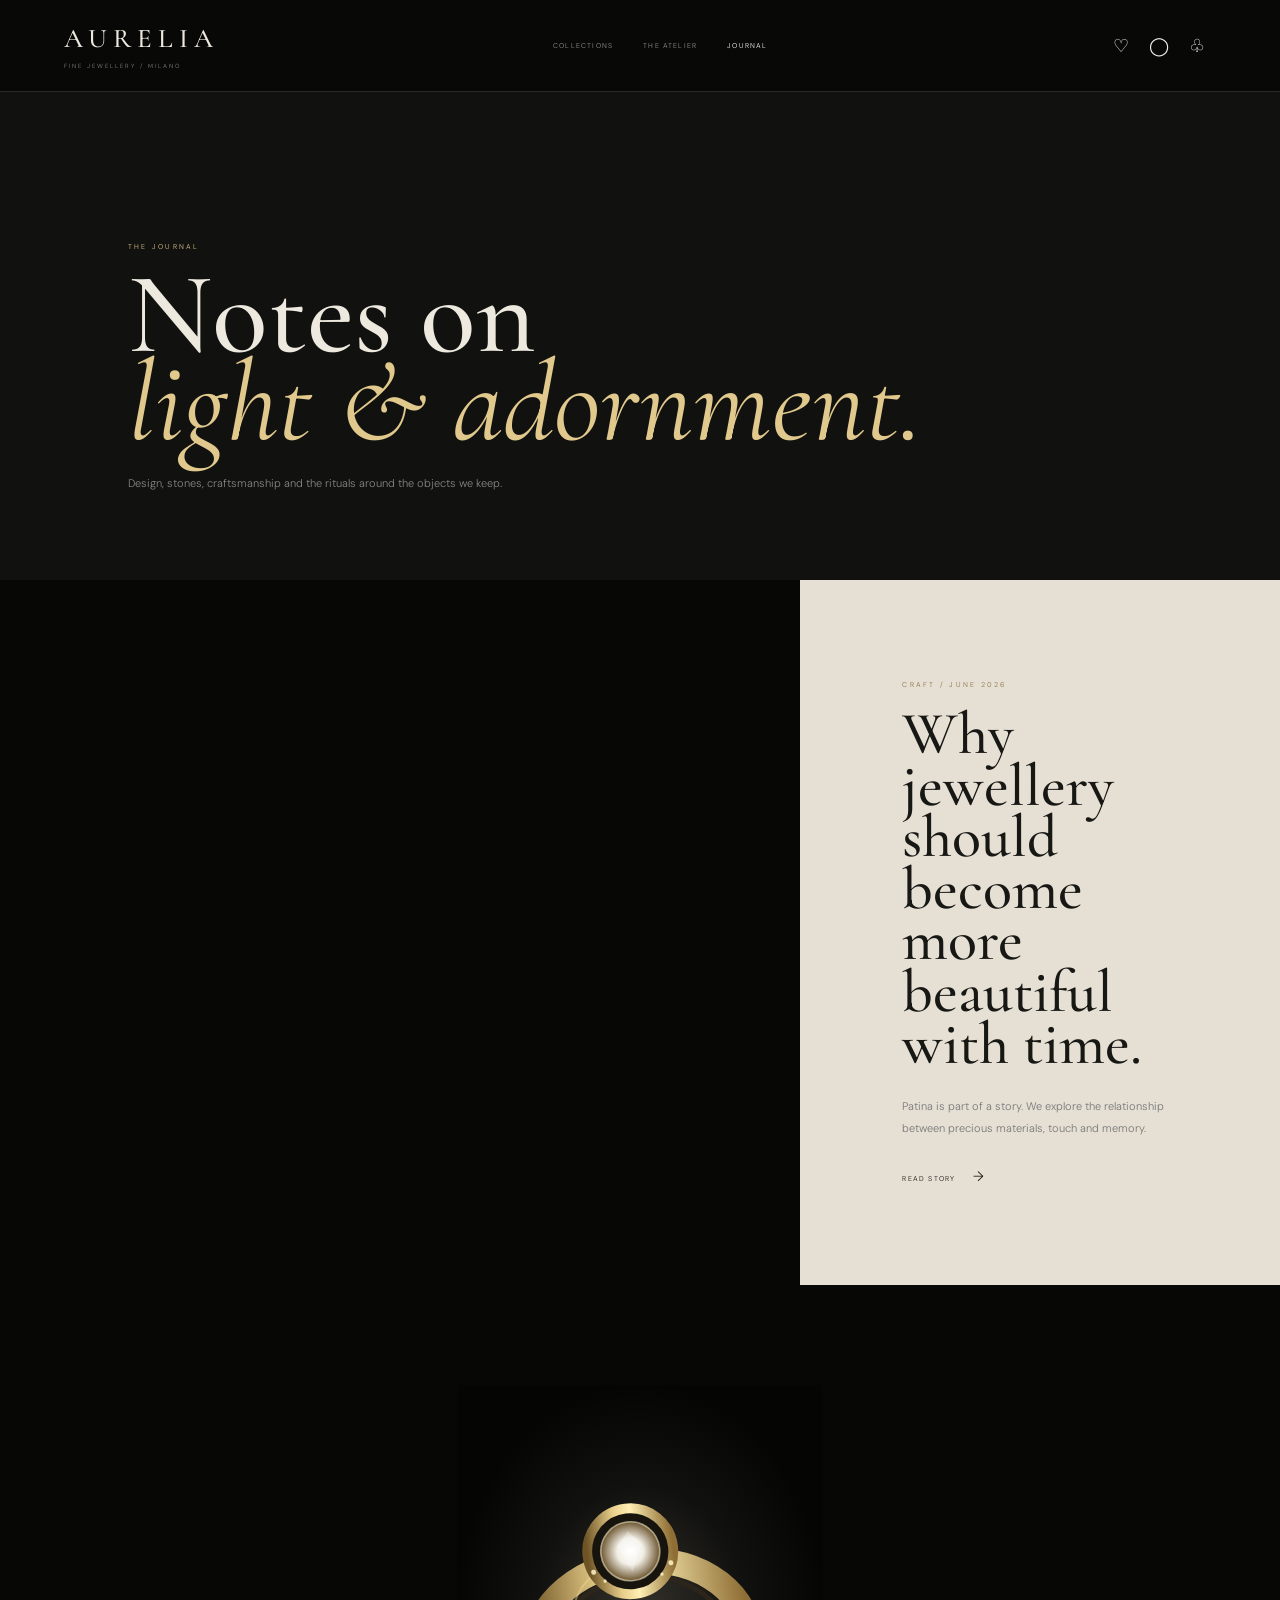
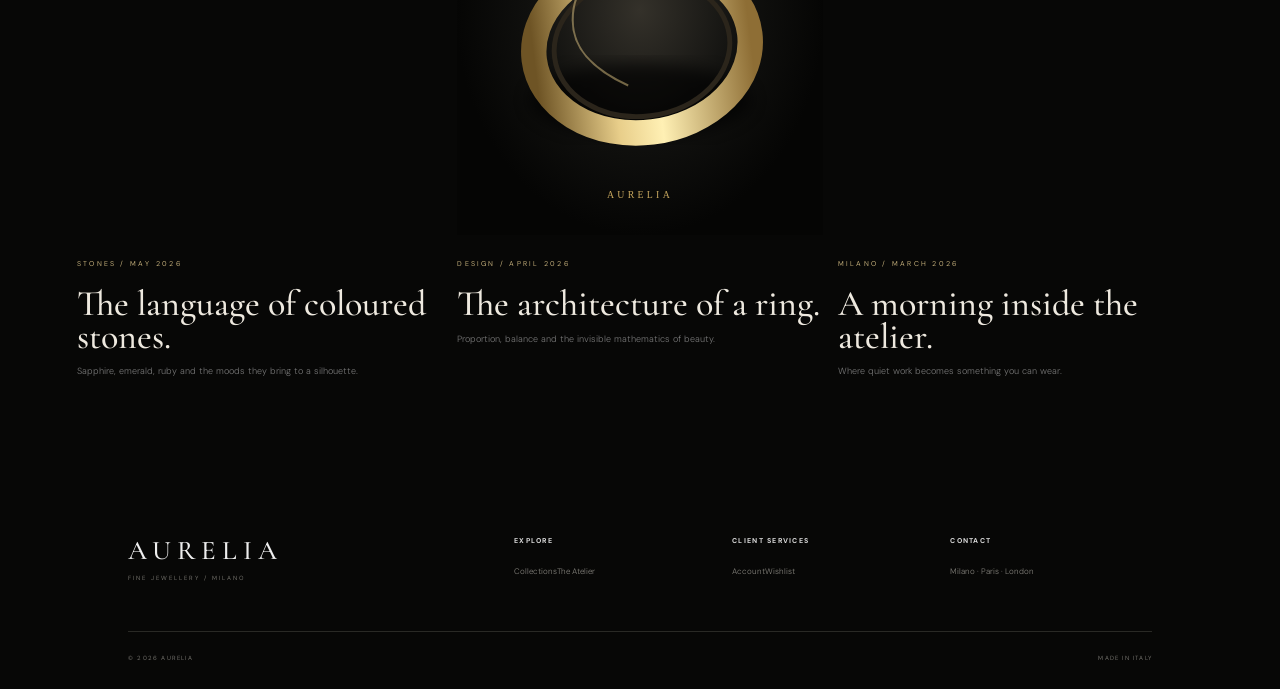
<file: journal.html>
<!DOCTYPE html>
<html lang="en"><head><meta charset="UTF-8"><meta name="viewport" content="width=device-width,initial-scale=1.0"><title>Journal — AURELIA</title><link rel="preconnect" href="https://fonts.googleapis.com"><link rel="preconnect" href="https://fonts.gstatic.com" crossorigin><link href="https://fonts.googleapis.com/css2?family=Cormorant+Garamond:wght@400;500;600;700&family=DM+Sans:wght@300;400;500&display=swap" rel="stylesheet"><link rel="stylesheet" href="style.css"></head>
<body><div class="page-wipe"></div><header class="site-header dark"><a class="brand" href="index.html"><span>AURELIA</span><small>FINE JEWELLERY / MILANO</small></a><nav class="desktop-nav"><a href="shop.html">Collections</a><a href="atelier.html">The Atelier</a><a class="active" href="journal.html">Journal</a></nav><div class="header-actions"><a class="icon-btn wishlist-link" href="wishlist.html">♡<b class="wish-count">0</b></a><a class="icon-btn" href="login.html">◯</a><a class="icon-btn bag-link" href="cart.html">♧<b class="bag-count">0</b></a><button class="menu-trigger"><span></span><span></span></button></div></header>
<section class="journal-head"><p class="eyebrow">THE JOURNAL</p><h1>Notes on<br><em>light & adornment.</em></h1><p>Design, stones, craftsmanship and the rituals around the objects we keep.</p></section>
<section class="journal-feature"><div class="journal-main-image"></div><article><p class="eyebrow">CRAFT / JUNE 2026</p><h2>Why jewellery should become more beautiful with time.</h2><p>Patina is part of a story. We explore the relationship between precious materials, touch and memory.</p><a class="arrow-link" href="journal-story.html">Read story <span>→</span></a></article></section>
<section class="journal-list"><article><div class="journal-image j2"></div><p class="eyebrow">STONES / MAY 2026</p><h2>The language of coloured stones.</h2><p>Sapphire, emerald, ruby and the moods they bring to a silhouette.</p></article><article><div class="journal-image j3"></div><p class="eyebrow">DESIGN / APRIL 2026</p><h2>The architecture of a ring.</h2><p>Proportion, balance and the invisible mathematics of beauty.</p></article><article><div class="journal-image j4"></div><p class="eyebrow">MILANO / MARCH 2026</p><h2>A morning inside the atelier.</h2><p>Where quiet work becomes something you can wear.</p></article></section>
<footer class="footer compact"><div class="footer-brand"><a class="brand" href="index.html"><span>AURELIA</span><small>FINE JEWELLERY / MILANO</small></a></div><div><h4>Explore</h4><a href="shop.html">Collections</a><a href="atelier.html">The Atelier</a></div><div><h4>Client Services</h4><a href="login.html">Account</a><a href="wishlist.html">Wishlist</a></div><div><h4>Contact</h4><p>Milano · Paris · London</p></div><div class="footer-bottom"><span>© 2026 AURELIA</span><span>MADE IN ITALY</span></div></footer><script src="script.js"></script></body></html>
</file>
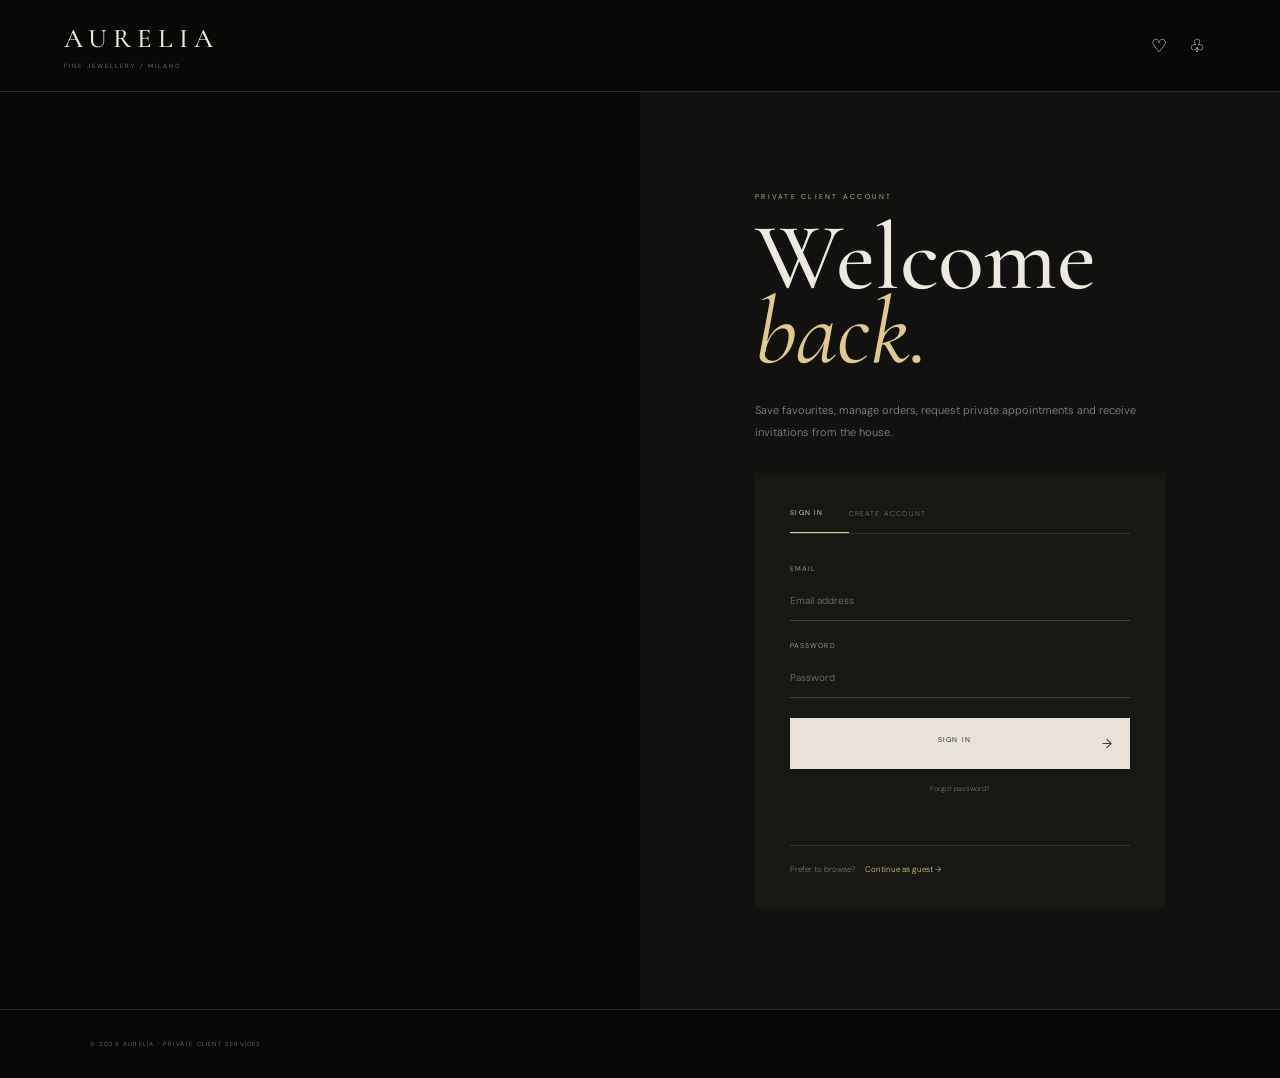
<file: login.html>
<!DOCTYPE html>
<html lang="en"><head><meta charset="UTF-8"><meta name="viewport" content="width=device-width,initial-scale=1.0"><title>Private Client — AURELIA</title><link rel="preconnect" href="https://fonts.googleapis.com"><link rel="preconnect" href="https://fonts.gstatic.com" crossorigin><link href="https://fonts.googleapis.com/css2?family=Cormorant+Garamond:wght@400;500;600;700&family=DM+Sans:wght@300;400;500&display=swap" rel="stylesheet"><link rel="stylesheet" href="style.css"></head>
<body><div class="page-wipe"></div><header class="site-header dark"><a class="brand" href="index.html"><span>AURELIA</span><small>FINE JEWELLERY / MILANO</small></a><div class="header-actions"><a class="icon-btn wishlist-link" href="wishlist.html">♡<b class="wish-count">0</b></a><a class="icon-btn bag-link" href="cart.html">♧<b class="bag-count">0</b></a></div></header>
<section class="account-page"><div class="account-visual"></div><div class="account-content"><p class="eyebrow">PRIVATE CLIENT ACCOUNT</p><h1>Welcome<br><em>back.</em></h1><p class="account-lead">Save favourites, manage orders, request private appointments and receive invitations from the house.</p><div class="account-box"><div class="account-tabs"><button class="active" data-tab="sign-in">Sign in</button><button data-tab="create">Create account</button></div>
<form id="sign-in"><label>Email<input required type="email" placeholder="Email address"></label><label>Password<input required type="password" placeholder="Password"></label><button class="primary-button" type="submit">Sign in <span>→</span></button><a class="forgot">Forgot password?</a></form>
<form id="create" class="hidden"><label>Full name<input required placeholder="Your name"></label><label>Email<input required type="email" placeholder="Email address"></label><label>Password<input required type="password" placeholder="Create password"></label><button class="primary-button" type="submit">Create account <span>→</span></button></form><p class="form-message" id="accountMessage"></p><div class="guest-link">Prefer to browse? <a href="shop.html">Continue as guest →</a></div></div></div></section>
<footer class="simple-footer">© 2026 AURELIA · PRIVATE CLIENT SERVICES</footer><script src="script.js"></script></body></html>
</file>
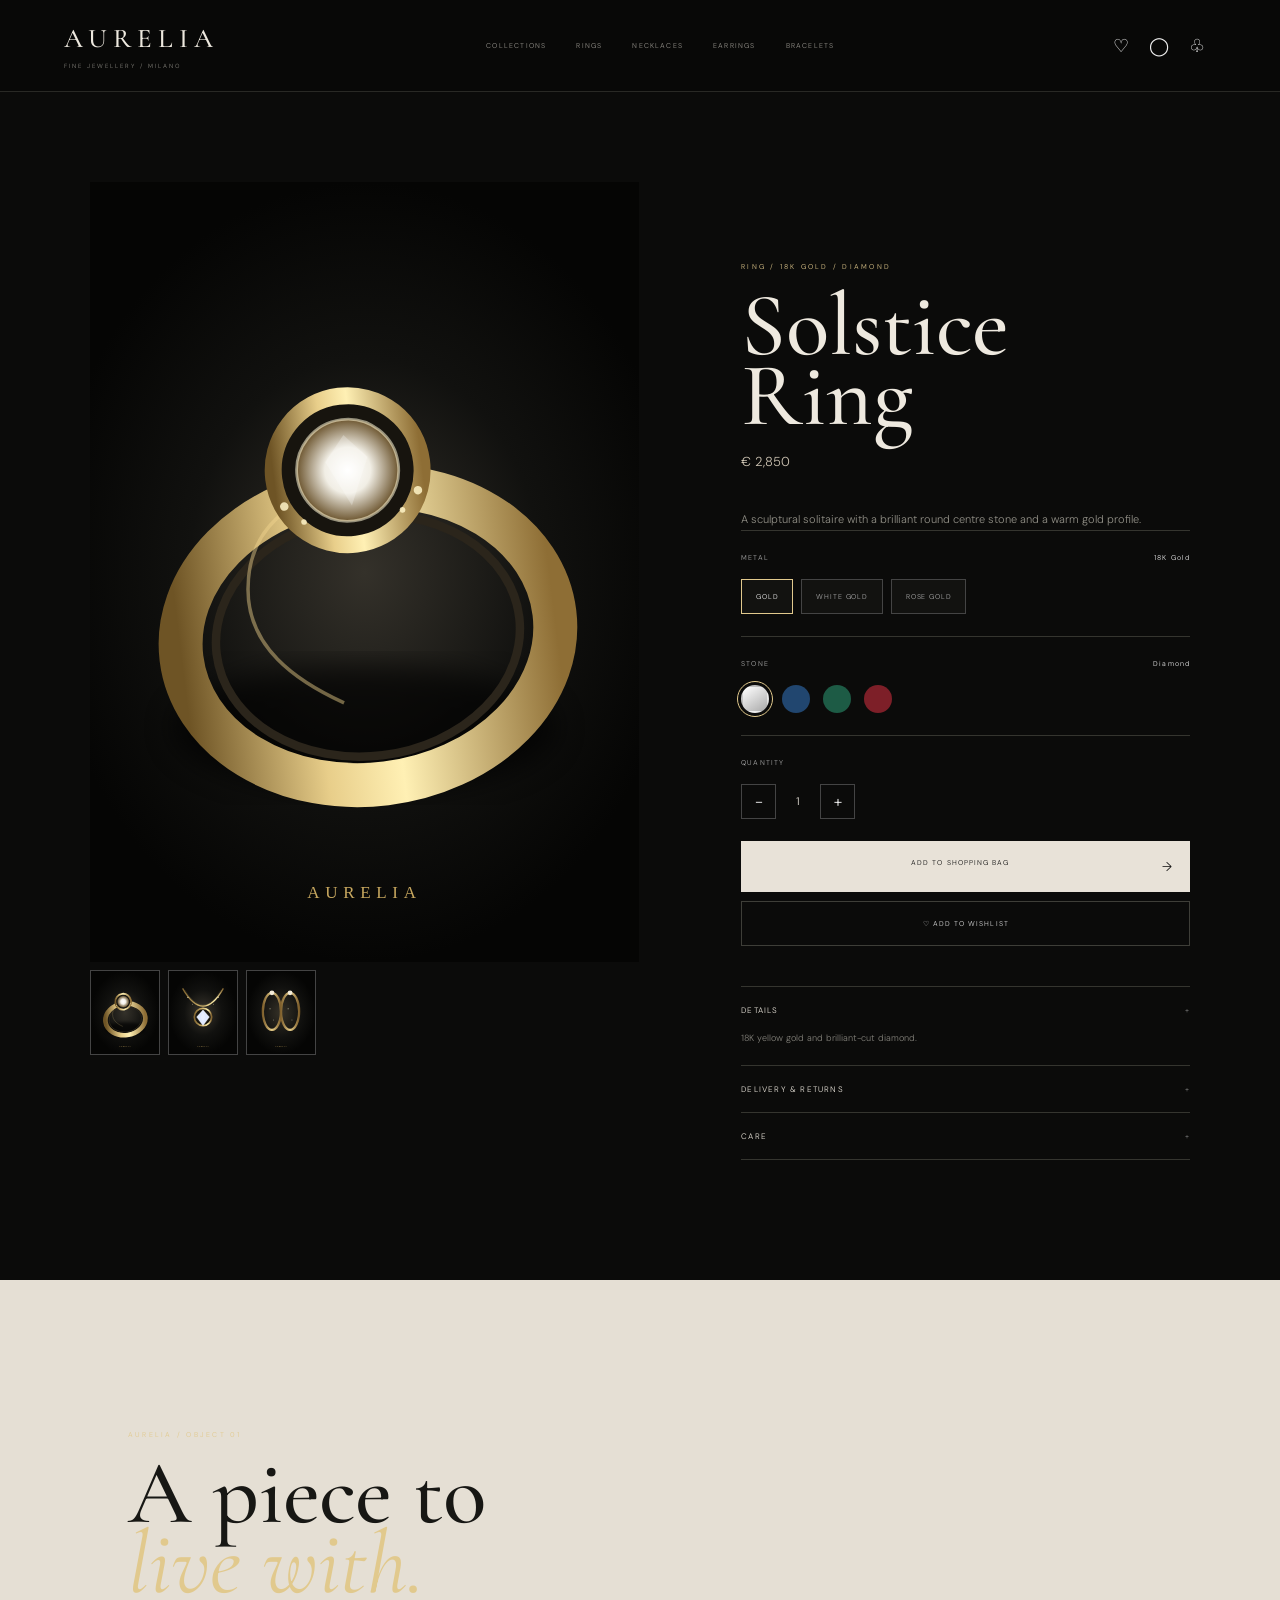
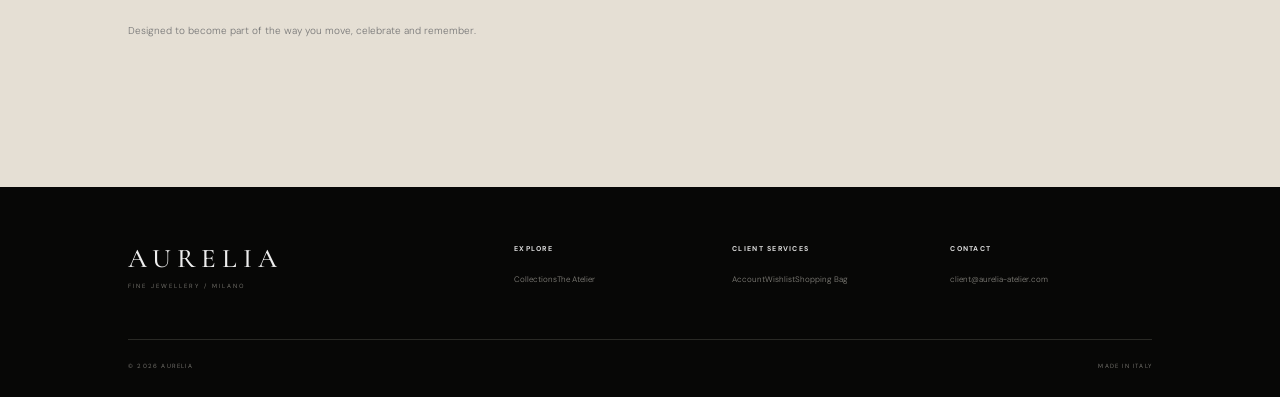
<file: product.html>
<!DOCTYPE html>
<html lang="en"><head><meta charset="UTF-8"><meta name="viewport" content="width=device-width,initial-scale=1.0"><title>Jewellery — AURELIA</title>
<link rel="preconnect" href="https://fonts.googleapis.com"><link rel="preconnect" href="https://fonts.gstatic.com" crossorigin><link href="https://fonts.googleapis.com/css2?family=Cormorant+Garamond:wght@400;500;600;700&family=DM+Sans:wght@300;400;500&display=swap" rel="stylesheet"><link rel="stylesheet" href="style.css"></head>
<body><div class="page-wipe"></div>
<header class="site-header dark"><a class="brand" href="index.html"><span>AURELIA</span><small>FINE JEWELLERY / MILANO</small></a><nav class="desktop-nav"><a href="shop.html">Collections</a><a href="shop.html?filter=rings">Rings</a><a href="shop.html?filter=necklaces">Necklaces</a><a href="shop.html?filter=earrings">Earrings</a><a href="shop.html?filter=bracelets">Bracelets</a></nav>
<div class="header-actions"><a class="icon-btn wishlist-link" href="wishlist.html">♡<b class="wish-count">0</b></a><a class="icon-btn" href="login.html">◯</a><a class="icon-btn bag-link" href="cart.html">♧<b class="bag-count">0</b></a><button class="menu-trigger"><span></span><span></span></button></div></header>
<div class="mobile-menu"><div class="mobile-menu-top"><span>AURELIA / MENU</span><button class="menu-close">×</button></div><nav><a href="index.html">Home <i>01</i></a><a href="shop.html">All Jewellery <i>02</i></a><a href="shop.html?filter=rings">Rings <i>03</i></a><a href="shop.html?filter=necklaces">Necklaces <i>04</i></a><a href="shop.html?filter=earrings">Earrings <i>05</i></a><a href="shop.html?filter=bracelets">Bracelets <i>06</i></a><a href="wishlist.html">Wishlist <i class="wish-count">0</i></a><a href="cart.html">Shopping Bag <i class="bag-count">0</i></a></nav></div>
<main class="product-page">
<div class="product-gallery"><div id="mainProductImage" class="large-jewel-image jewel-solstice"></div><div class="thumb-row"><button class="thumb jewel-solstice"></button><button class="thumb jewel-celeste"></button><button class="thumb jewel-lumiere"></button></div></div>
<div class="product-info"><p class="eyebrow" id="productCategory">RING / 18K GOLD / DIAMOND</p><h1 id="productName">Solstice Ring</h1><div class="product-price" id="productPrice">€ 2,850</div><p class="product-description" id="productDescription">A sculptural ring inspired by the first light of day, with a softly rounded profile and a brilliant central stone.</p>
<div class="option"><label>METAL <span id="selectedMetal">18K Gold</span></label><div class="metal-options"><button class="metal selected" data-metal="18K Gold">Gold</button><button class="metal" data-metal="18K White Gold">White Gold</button><button class="metal" data-metal="18K Rose Gold">Rose Gold</button></div></div>
<div class="option"><label>STONE <span id="selectedStone">Diamond</span></label><div class="stone-options"><button class="stone diamond selected" data-stone="Diamond"></button><button class="stone sapphire" data-stone="Sapphire"></button><button class="stone emerald" data-stone="Emerald"></button><button class="stone ruby" data-stone="Ruby"></button></div></div>
<div class="option"><label>QUANTITY</label><div class="quantity"><button data-quantity="-1">−</button><span id="quantity">1</span><button data-quantity="1">+</button></div></div>
<button id="addToBag" class="primary-button">Add to shopping bag <span>→</span></button><button id="productWish" class="secondary-button">♡ Add to wishlist</button>
<div class="accordion"><details open><summary>Details <span>+</span></summary><p id="material">18K gold, ethically sourced diamond and hand-polished finish. Made in Milano.</p></details><details><summary>Delivery & Returns <span>+</span></summary><p>Complimentary insured delivery worldwide. Returns accepted within 14 days, subject to jewellery conditions.</p></details><details><summary>Care <span>+</span></summary><p>Store separately in the AURELIA pouch. Avoid perfume, chemicals and prolonged moisture. Professional cleaning is recommended.</p></details></div></div></main>
<section class="product-note"><p class="eyebrow">AURELIA / OBJECT 01</p><h2>A piece to<br><em>live with.</em></h2><p>Designed to become part of the way you move, celebrate and remember.</p></section>
<footer class="footer compact"><div class="footer-brand"><a class="brand" href="index.html"><span>AURELIA</span><small>FINE JEWELLERY / MILANO</small></a></div><div><h4>Explore</h4><a href="shop.html">Collections</a><a href="atelier.html">The Atelier</a></div><div><h4>Client Services</h4><a href="login.html">Account</a><a href="wishlist.html">Wishlist</a><a href="cart.html">Shopping Bag</a></div><div><h4>Contact</h4><p>client@aurelia-atelier.com</p></div><div class="footer-bottom"><span>© 2026 AURELIA</span><span>MADE IN ITALY</span></div></footer>
<script src="script.js"></script></body></html>
</file>
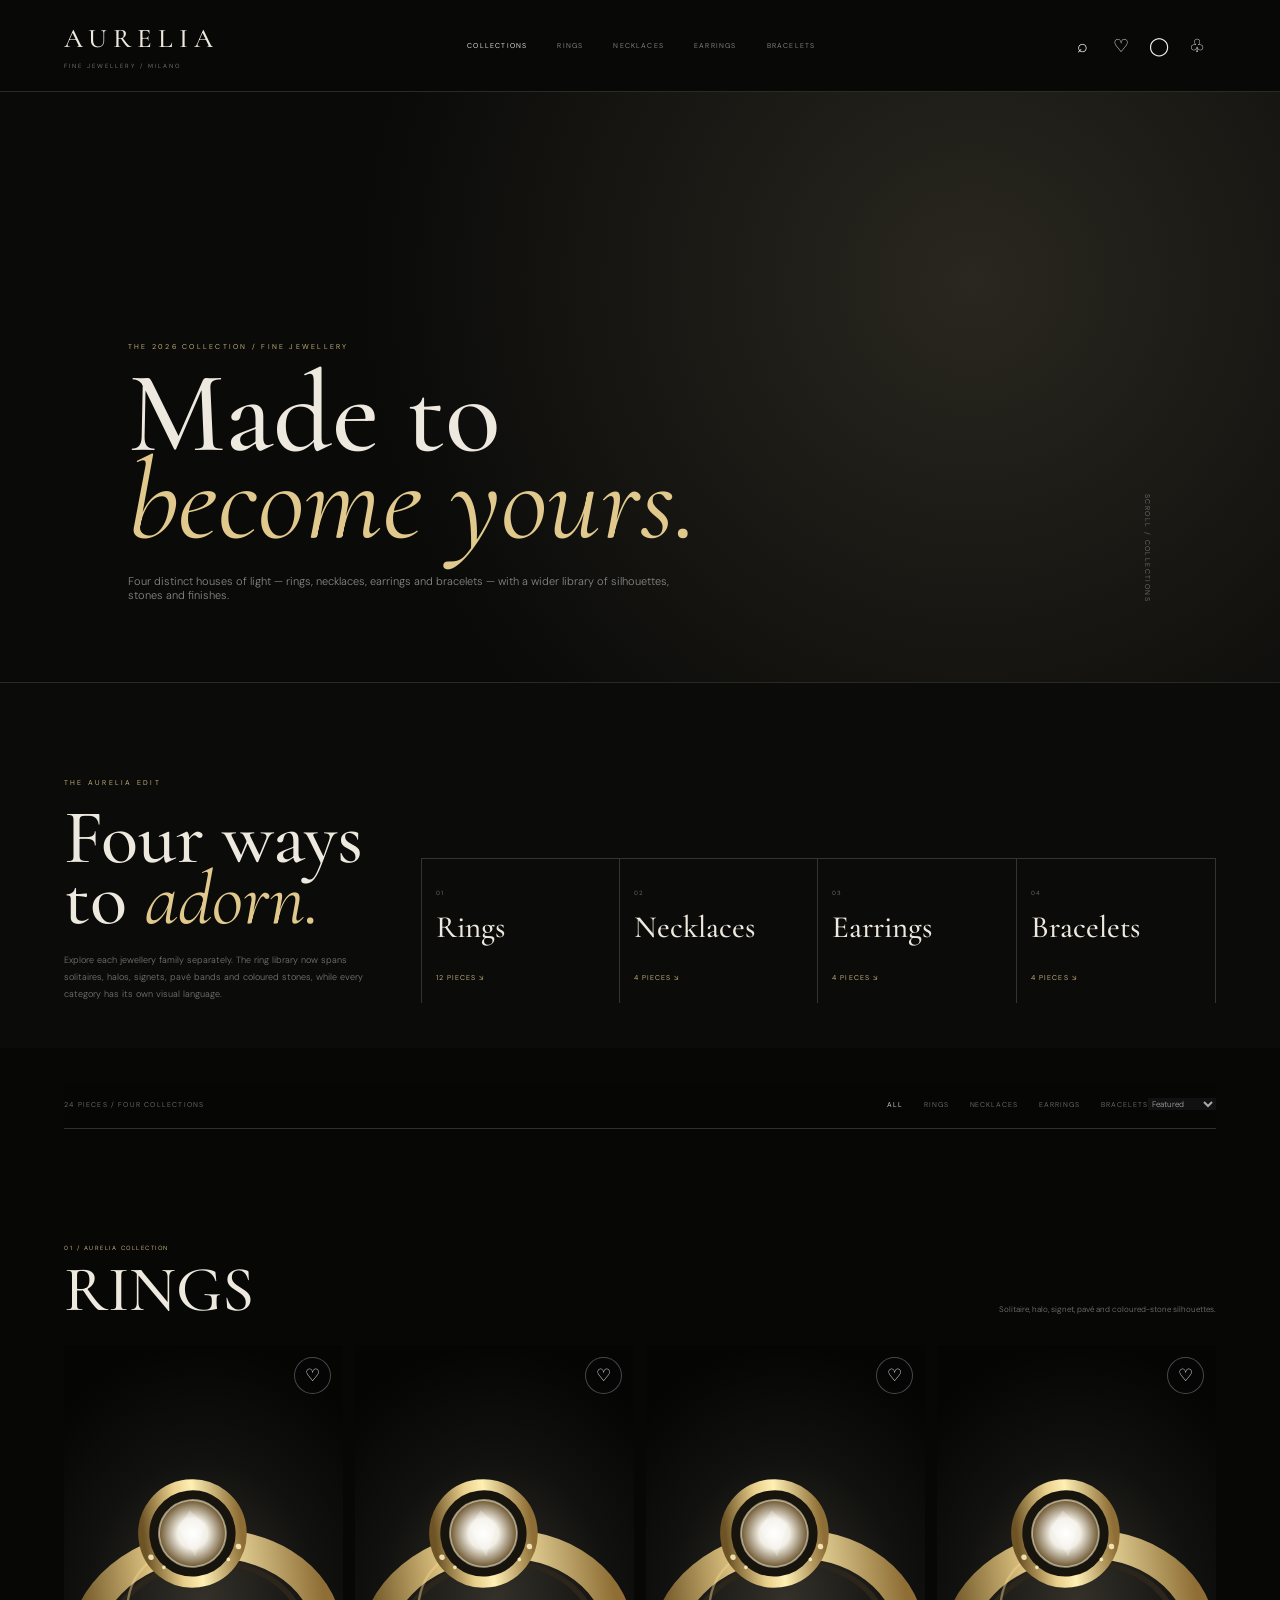
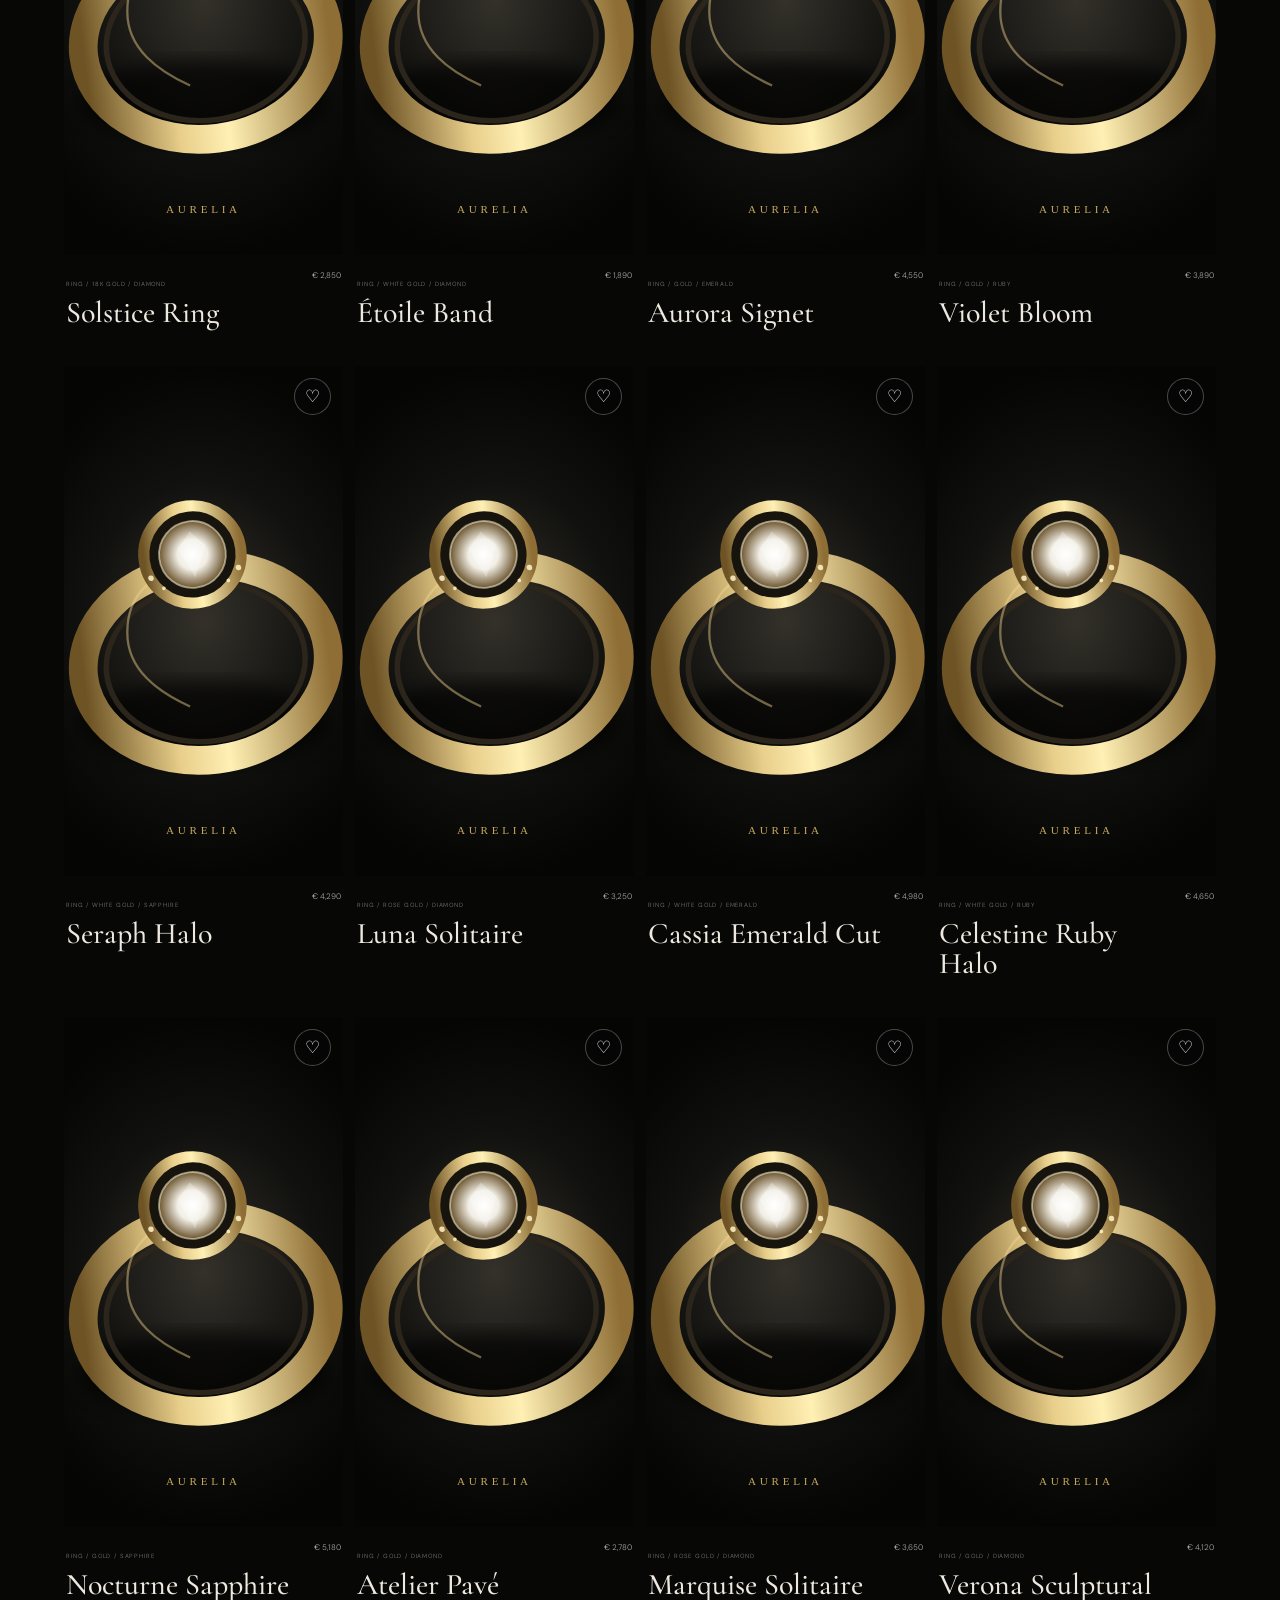
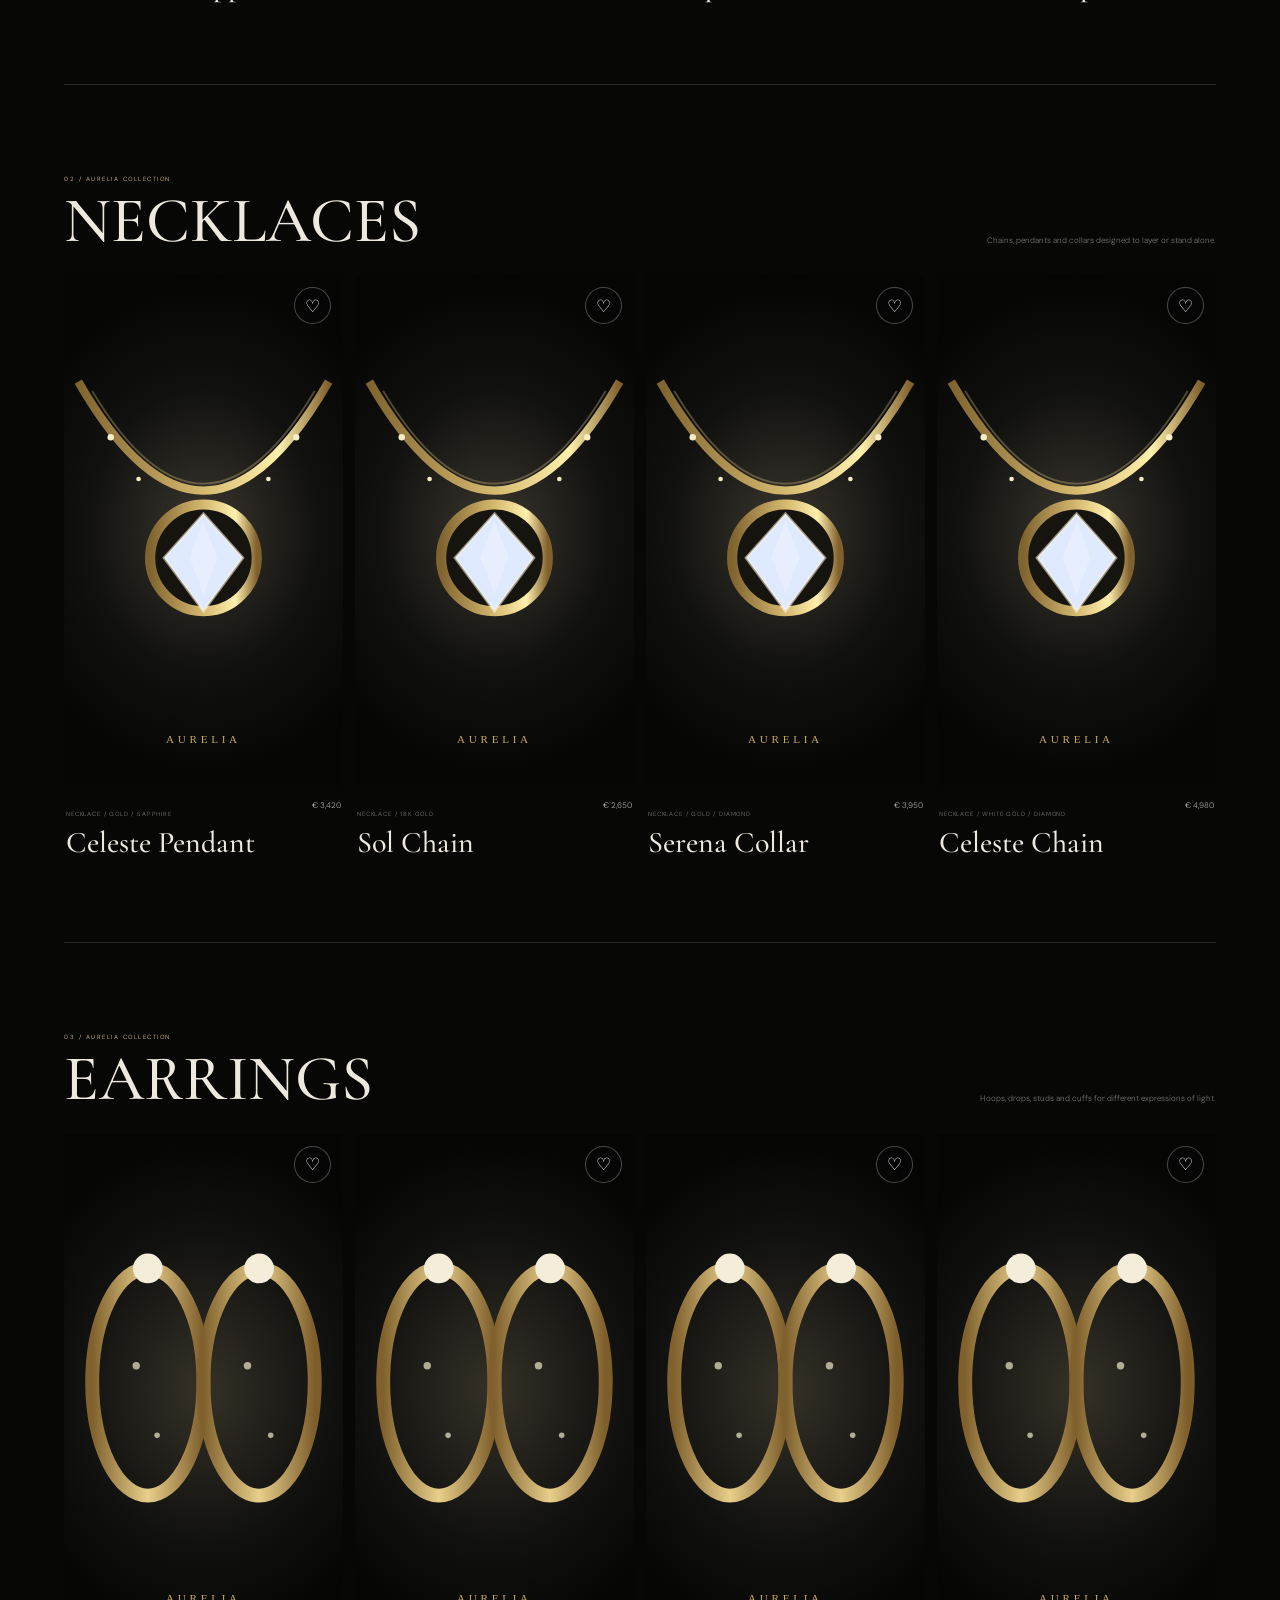
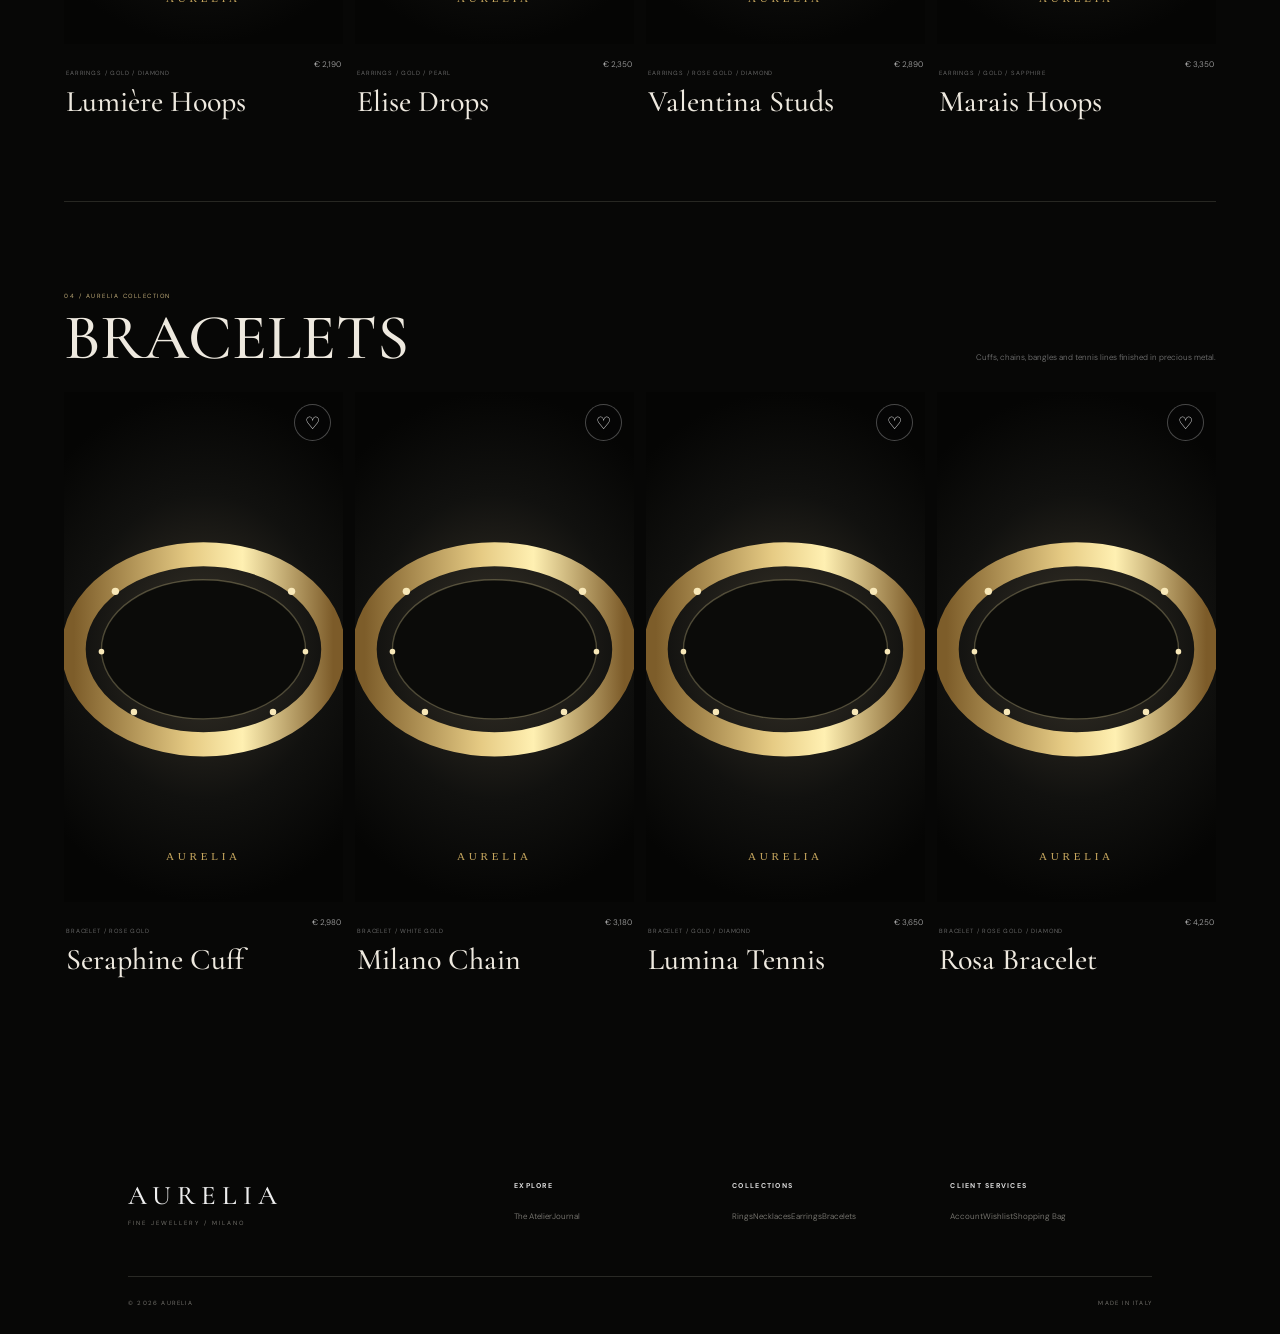
<file: shop.html>
<!DOCTYPE html>
<html lang="en"><head><meta charset="UTF-8"><meta name="viewport" content="width=device-width,initial-scale=1.0"><title>Collections — AURELIA Fine Jewellery</title>
<link rel="preconnect" href="https://fonts.googleapis.com"><link rel="preconnect" href="https://fonts.gstatic.com" crossorigin><link href="https://fonts.googleapis.com/css2?family=Cormorant+Garamond:wght@400;500;600;700&family=DM+Sans:wght@300;400;500&display=swap" rel="stylesheet"><link rel="stylesheet" href="style.css"></head>
<body><div class="page-wipe"></div>
<header class="site-header dark"><a class="brand" href="index.html"><span>AURELIA</span><small>FINE JEWELLERY / MILANO</small></a>
<nav class="desktop-nav"><a class="active" href="shop.html">Collections</a><a href="shop.html?filter=rings#rings">Rings</a><a href="shop.html?filter=necklaces#necklaces">Necklaces</a><a href="shop.html?filter=earrings#earrings">Earrings</a><a href="shop.html?filter=bracelets#bracelets">Bracelets</a></nav>
<div class="header-actions"><button class="icon-btn search-trigger">⌕</button><a class="icon-btn wishlist-link" href="wishlist.html">♡<b class="wish-count">0</b></a><a class="icon-btn" href="login.html">◯</a><a class="icon-btn bag-link" href="cart.html">♧<b class="bag-count">0</b></a><button class="menu-trigger"><span></span><span></span></button></div></header>
<div class="mobile-menu"><div class="mobile-menu-top"><span>AURELIA / MENU</span><button class="menu-close">×</button></div><nav><a href="index.html">Home <i>01</i></a><a href="shop.html">All Jewellery <i>02</i></a><a href="shop.html?filter=rings#rings">Rings <i>03</i></a><a href="shop.html?filter=necklaces#necklaces">Necklaces <i>04</i></a><a href="shop.html?filter=earrings#earrings">Earrings <i>05</i></a><a href="shop.html?filter=bracelets#bracelets">Bracelets <i>06</i></a><a href="wishlist.html">Wishlist <i class="wish-count">0</i></a><a href="cart.html">Shopping Bag <i class="bag-count">0</i></a></nav></div>
<div class="search-panel"><button class="search-close">×</button><span>SEARCH AURELIA</span><input id="searchInput" type="search" placeholder="Search a piece, collection or stone"><div id="searchResults"></div></div>
<section class="collection-hero"><div><p class="eyebrow">THE 2026 COLLECTION / FINE JEWELLERY</p><h1>Made to<br><em>become yours.</em></h1><p>Four distinct houses of light — rings, necklaces, earrings and bracelets — with a wider library of silhouettes, stones and finishes.</p></div><span class="vertical-note">SCROLL / COLLECTIONS</span></section>

<section class="collection-directory"><div class="collection-directory-inner">
<div><p class="eyebrow">THE AURELIA EDIT</p><h2>Four ways<br>to <em>adorn.</em></h2><p class="collection-directory-copy">Explore each jewellery family separately. The ring library now spans solitaires, halos, signets, pavé bands and coloured stones, while every category has its own visual language.</p></div>
<div class="collection-links">
<a class="collection-link" href="shop.html?filter=rings#rings"><small>01</small><strong>Rings</strong><span>12 PIECES ↘</span></a>
<a class="collection-link" href="shop.html?filter=necklaces#necklaces"><small>02</small><strong>Necklaces</strong><span>4 PIECES ↘</span></a>
<a class="collection-link" href="shop.html?filter=earrings#earrings"><small>03</small><strong>Earrings</strong><span>4 PIECES ↘</span></a>
<a class="collection-link" href="shop.html?filter=bracelets#bracelets"><small>04</small><strong>Bracelets</strong><span>4 PIECES ↘</span></a>
</div></div></section>

<section class="catalog"><div class="catalog-bar"><span>24 PIECES / FOUR COLLECTIONS</span><div class="filters"><button class="active" data-filter="all">All</button><button data-filter="rings">Rings</button><button data-filter="necklaces">Necklaces</button><button data-filter="earrings">Earrings</button><button data-filter="bracelets">Bracelets</button></div><select id="sortProducts"><option value="featured">Featured</option><option value="low">Price — Low</option><option value="high">Price — High</option></select></div>
<section class="collection-block" id="rings" data-collection="rings">
<div class="collection-block-head"><div><small>01 / AURELIA COLLECTION</small><h2>RINGS</h2></div><p>Solitaire, halo, signet, pavé and coloured-stone silhouettes.</p></div>
<div class="collection-grid"><a class="catalog-card" data-cat="rings" data-price="2850" href="product.html?id=solstice">
<div class="catalog-photo jewel-solstice"><button class="heart" data-wish="solstice">♡</button><span class="quick">VIEW PIECE</span></div>
<div class="catalog-meta"><div><small>RING / 18K GOLD / DIAMOND</small><h2>Solstice Ring</h2></div><b>€ 2,850</b></div>
</a>
<a class="catalog-card" data-cat="rings" data-price="1890" href="product.html?id=etoile">
<div class="catalog-photo jewel-etoile"><button class="heart" data-wish="etoile">♡</button><span class="quick">VIEW PIECE</span></div>
<div class="catalog-meta"><div><small>RING / WHITE GOLD / DIAMOND</small><h2>Étoile Band</h2></div><b>€ 1,890</b></div>
</a>
<a class="catalog-card" data-cat="rings" data-price="4550" href="product.html?id=aurora">
<div class="catalog-photo jewel-aurora"><button class="heart" data-wish="aurora">♡</button><span class="quick">VIEW PIECE</span></div>
<div class="catalog-meta"><div><small>RING / GOLD / EMERALD</small><h2>Aurora Signet</h2></div><b>€ 4,550</b></div>
</a>
<a class="catalog-card" data-cat="rings" data-price="3890" href="product.html?id=violet">
<div class="catalog-photo jewel-violet"><button class="heart" data-wish="violet">♡</button><span class="quick">VIEW PIECE</span></div>
<div class="catalog-meta"><div><small>RING / GOLD / RUBY</small><h2>Violet Bloom</h2></div><b>€ 3,890</b></div>
</a>
<a class="catalog-card" data-cat="rings" data-price="4290" href="product.html?id=seraph">
<div class="catalog-photo jewel-seraph"><button class="heart" data-wish="seraph">♡</button><span class="quick">VIEW PIECE</span></div>
<div class="catalog-meta"><div><small>RING / WHITE GOLD / SAPPHIRE</small><h2>Seraph Halo</h2></div><b>€ 4,290</b></div>
</a>
<a class="catalog-card" data-cat="rings" data-price="3250" href="product.html?id=luna">
<div class="catalog-photo jewel-luna"><button class="heart" data-wish="luna">♡</button><span class="quick">VIEW PIECE</span></div>
<div class="catalog-meta"><div><small>RING / ROSE GOLD / DIAMOND</small><h2>Luna Solitaire</h2></div><b>€ 3,250</b></div>
</a>
<a class="catalog-card" data-cat="rings" data-price="4980" href="product.html?id=cassia">
<div class="catalog-photo jewel-cassia"><button class="heart" data-wish="cassia">♡</button><span class="quick">VIEW PIECE</span></div>
<div class="catalog-meta"><div><small>RING / WHITE GOLD / EMERALD</small><h2>Cassia Emerald Cut</h2></div><b>€ 4,980</b></div>
</a>
<a class="catalog-card" data-cat="rings" data-price="4650" href="product.html?id=celestine">
<div class="catalog-photo jewel-celestine"><button class="heart" data-wish="celestine">♡</button><span class="quick">VIEW PIECE</span></div>
<div class="catalog-meta"><div><small>RING / WHITE GOLD / RUBY</small><h2>Celestine Ruby Halo</h2></div><b>€ 4,650</b></div>
</a>
<a class="catalog-card" data-cat="rings" data-price="5180" href="product.html?id=nocturne">
<div class="catalog-photo jewel-nocturne"><button class="heart" data-wish="nocturne">♡</button><span class="quick">VIEW PIECE</span></div>
<div class="catalog-meta"><div><small>RING / GOLD / SAPPHIRE</small><h2>Nocturne Sapphire</h2></div><b>€ 5,180</b></div>
</a>
<a class="catalog-card" data-cat="rings" data-price="2780" href="product.html?id=atelier">
<div class="catalog-photo jewel-atelier"><button class="heart" data-wish="atelier">♡</button><span class="quick">VIEW PIECE</span></div>
<div class="catalog-meta"><div><small>RING / GOLD / DIAMOND</small><h2>Atelier Pavé</h2></div><b>€ 2,780</b></div>
</a>
<a class="catalog-card" data-cat="rings" data-price="3650" href="product.html?id=marquise">
<div class="catalog-photo jewel-marquise"><button class="heart" data-wish="marquise">♡</button><span class="quick">VIEW PIECE</span></div>
<div class="catalog-meta"><div><small>RING / ROSE GOLD / DIAMOND</small><h2>Marquise Solitaire</h2></div><b>€ 3,650</b></div>
</a>
<a class="catalog-card" data-cat="rings" data-price="4120" href="product.html?id=verona">
<div class="catalog-photo jewel-verona"><button class="heart" data-wish="verona">♡</button><span class="quick">VIEW PIECE</span></div>
<div class="catalog-meta"><div><small>RING / GOLD / DIAMOND</small><h2>Verona Sculptural</h2></div><b>€ 4,120</b></div>
</a></div>
</section>
<section class="collection-block" id="necklaces" data-collection="necklaces">
<div class="collection-block-head"><div><small>02 / AURELIA COLLECTION</small><h2>NECKLACES</h2></div><p>Chains, pendants and collars designed to layer or stand alone.</p></div>
<div class="collection-grid"><a class="catalog-card" data-cat="necklaces" data-price="3420" href="product.html?id=celeste">
<div class="catalog-photo jewel-celeste"><button class="heart" data-wish="celeste">♡</button><span class="quick">VIEW PIECE</span></div>
<div class="catalog-meta"><div><small>NECKLACE / GOLD / SAPPHIRE</small><h2>Celeste Pendant</h2></div><b>€ 3,420</b></div>
</a>
<a class="catalog-card" data-cat="necklaces" data-price="2650" href="product.html?id=sol">
<div class="catalog-photo jewel-sol"><button class="heart" data-wish="sol">♡</button><span class="quick">VIEW PIECE</span></div>
<div class="catalog-meta"><div><small>NECKLACE / 18K GOLD</small><h2>Sol Chain</h2></div><b>€ 2,650</b></div>
</a>
<a class="catalog-card" data-cat="necklaces" data-price="3950" href="product.html?id=serena">
<div class="catalog-photo jewel-serena"><button class="heart" data-wish="serena">♡</button><span class="quick">VIEW PIECE</span></div>
<div class="catalog-meta"><div><small>NECKLACE / GOLD / DIAMOND</small><h2>Serena Collar</h2></div><b>€ 3,950</b></div>
</a>
<a class="catalog-card" data-cat="necklaces" data-price="4980" href="product.html?id=celestechain">
<div class="catalog-photo jewel-celestechain"><button class="heart" data-wish="celestechain">♡</button><span class="quick">VIEW PIECE</span></div>
<div class="catalog-meta"><div><small>NECKLACE / WHITE GOLD / DIAMOND</small><h2>Celeste Chain</h2></div><b>€ 4,980</b></div>
</a>
</div>
</section>
<section class="collection-block" id="earrings" data-collection="earrings">
<div class="collection-block-head"><div><small>03 / AURELIA COLLECTION</small><h2>EARRINGS</h2></div><p>Hoops, drops, studs and cuffs for different expressions of light.</p></div>
<div class="collection-grid"><a class="catalog-card" data-cat="earrings" data-price="2190" href="product.html?id=lumiere">
<div class="catalog-photo jewel-lumiere"><button class="heart" data-wish="lumiere">♡</button><span class="quick">VIEW PIECE</span></div>
<div class="catalog-meta"><div><small>EARRINGS / GOLD / DIAMOND</small><h2>Lumière Hoops</h2></div><b>€ 2,190</b></div>
</a>
<a class="catalog-card" data-cat="earrings" data-price="2350" href="product.html?id=elise">
<div class="catalog-photo jewel-elise"><button class="heart" data-wish="elise">♡</button><span class="quick">VIEW PIECE</span></div>
<div class="catalog-meta"><div><small>EARRINGS / GOLD / PEARL</small><h2>Elise Drops</h2></div><b>€ 2,350</b></div>
</a>
<a class="catalog-card" data-cat="earrings" data-price="2890" href="product.html?id=valentina">
<div class="catalog-photo jewel-valentina"><button class="heart" data-wish="valentina">♡</button><span class="quick">VIEW PIECE</span></div>
<div class="catalog-meta"><div><small>EARRINGS / ROSE GOLD / DIAMOND</small><h2>Valentina Studs</h2></div><b>€ 2,890</b></div>
</a>
<a class="catalog-card" data-cat="earrings" data-price="3350" href="product.html?id=marais">
<div class="catalog-photo jewel-marais"><button class="heart" data-wish="marais">♡</button><span class="quick">VIEW PIECE</span></div>
<div class="catalog-meta"><div><small>EARRINGS / GOLD / SAPPHIRE</small><h2>Marais Hoops</h2></div><b>€ 3,350</b></div>
</a>
</div>
</section>
<section class="collection-block" id="bracelets" data-collection="bracelets">
<div class="collection-block-head"><div><small>04 / AURELIA COLLECTION</small><h2>BRACELETS</h2></div><p>Cuffs, chains, bangles and tennis lines finished in precious metal.</p></div>
<div class="collection-grid"><a class="catalog-card" data-cat="bracelets" data-price="2980" href="product.html?id=seraphine">
<div class="catalog-photo jewel-seraphine"><button class="heart" data-wish="seraphine">♡</button><span class="quick">VIEW PIECE</span></div>
<div class="catalog-meta"><div><small>BRACELET / ROSE GOLD</small><h2>Seraphine Cuff</h2></div><b>€ 2,980</b></div>
</a>
<a class="catalog-card" data-cat="bracelets" data-price="3180" href="product.html?id=milano">
<div class="catalog-photo jewel-milano"><button class="heart" data-wish="milano">♡</button><span class="quick">VIEW PIECE</span></div>
<div class="catalog-meta"><div><small>BRACELET / WHITE GOLD</small><h2>Milano Chain</h2></div><b>€ 3,180</b></div>
</a>
<a class="catalog-card" data-cat="bracelets" data-price="3650" href="product.html?id=lumina">
<div class="catalog-photo jewel-lumina"><button class="heart" data-wish="lumina">♡</button><span class="quick">VIEW PIECE</span></div>
<div class="catalog-meta"><div><small>BRACELET / GOLD / DIAMOND</small><h2>Lumina Tennis</h2></div><b>€ 3,650</b></div>
</a>
<a class="catalog-card" data-cat="bracelets" data-price="4250" href="product.html?id=rosa">
<div class="catalog-photo jewel-rosa"><button class="heart" data-wish="rosa">♡</button><span class="quick">VIEW PIECE</span></div>
<div class="catalog-meta"><div><small>BRACELET / ROSE GOLD / DIAMOND</small><h2>Rosa Bracelet</h2></div><b>€ 4,250</b></div>
</a>
</div>
</section></section>

<footer class="footer compact"><div class="footer-brand"><a class="brand" href="index.html"><span>AURELIA</span><small>FINE JEWELLERY / MILANO</small></a></div><div><h4>Explore</h4><a href="atelier.html">The Atelier</a><a href="journal.html">Journal</a></div><div><h4>Collections</h4><a href="shop.html?filter=rings#rings">Rings</a><a href="shop.html?filter=necklaces#necklaces">Necklaces</a><a href="shop.html?filter=earrings#earrings">Earrings</a><a href="shop.html?filter=bracelets#bracelets">Bracelets</a></div><div><h4>Client Services</h4><a href="login.html">Account</a><a href="wishlist.html">Wishlist</a><a href="cart.html">Shopping Bag</a></div><div class="footer-bottom"><span>© 2026 AURELIA</span><span>MADE IN ITALY</span></div></footer>
<script src="script.js"></script></body></html>
</file>
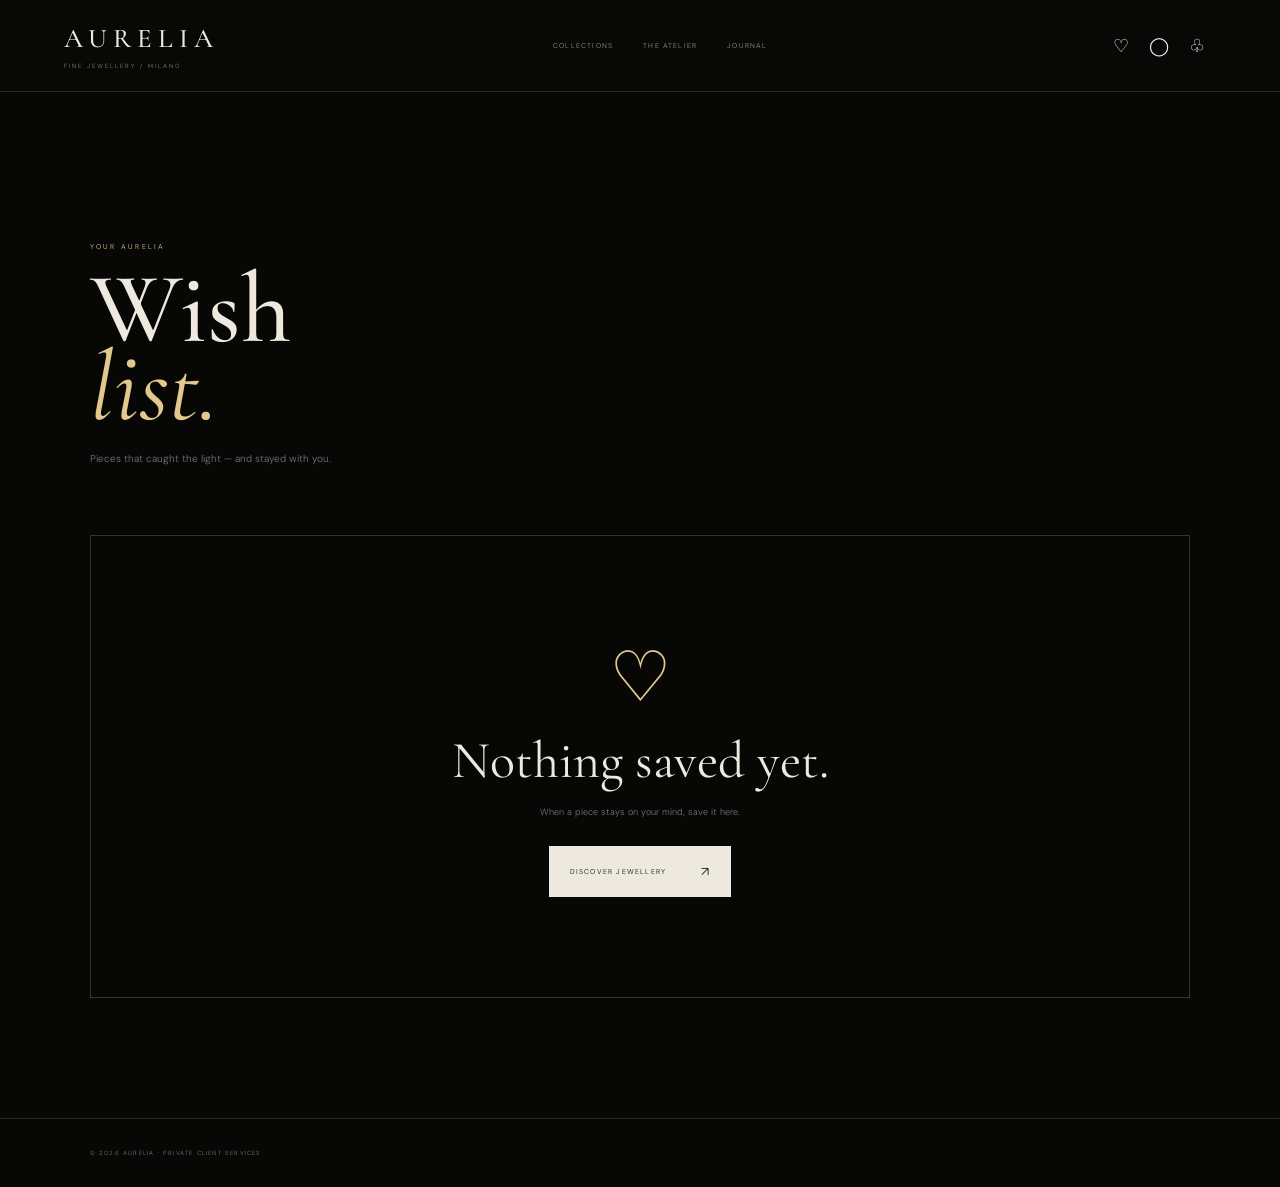
<file: wishlist.html>
<!DOCTYPE html>
<html lang="en"><head><meta charset="UTF-8"><meta name="viewport" content="width=device-width,initial-scale=1.0"><title>Wishlist — AURELIA</title><link rel="preconnect" href="https://fonts.googleapis.com"><link rel="preconnect" href="https://fonts.gstatic.com" crossorigin><link href="https://fonts.googleapis.com/css2?family=Cormorant+Garamond:wght@400;500;600;700&family=DM+Sans:wght@300;400;500&display=swap" rel="stylesheet"><link rel="stylesheet" href="style.css"></head>
<body><div class="page-wipe"></div><header class="site-header dark"><a class="brand" href="index.html"><span>AURELIA</span><small>FINE JEWELLERY / MILANO</small></a><nav class="desktop-nav"><a href="shop.html">Collections</a><a href="atelier.html">The Atelier</a><a href="journal.html">Journal</a></nav><div class="header-actions"><a class="icon-btn wishlist-link" href="wishlist.html">♡<b class="wish-count">0</b></a><a class="icon-btn" href="login.html">◯</a><a class="icon-btn bag-link" href="cart.html">♧<b class="bag-count">0</b></a><button class="menu-trigger"><span></span><span></span></button></div></header>
<div class="mobile-menu"><div class="mobile-menu-top"><span>AURELIA / MENU</span><button class="menu-close">×</button></div><nav><a href="index.html">Home <i>01</i></a><a href="shop.html">Collections <i>02</i></a><a href="atelier.html">The Atelier <i>03</i></a><a href="journal.html">Journal <i>04</i></a><a href="login.html">Account <i>05</i></a><a href="wishlist.html">Wishlist <i class="wish-count">0</i></a><a href="cart.html">Shopping Bag <i class="bag-count">0</i></a></nav></div>
<section class="wishlist-page"><div class="bag-heading"><p class="eyebrow">YOUR AURELIA</p><h1>Wish<br><em>list.</em></h1><p>Pieces that caught the light — and stayed with you.</p></div><div class="wishlist-grid" id="wishlistGrid"></div></section>
<footer class="simple-footer">© 2026 AURELIA · PRIVATE CLIENT SERVICES</footer><script src="script.js"></script></body></html>
</file>
<file: style.css>
*{box-sizing:border-box;margin:0;padding:0} :root{--black:#070706;--ink:#11110f;--cream:#eee9df;--paper:#e9e3d8;--muted:#8e8b84;--line:#30302b;--gold:#c7ab68;--gold2:#e1c98d}html{scroll-behavior:smooth}body{background:var(--black);color:var(--cream);font-family:"DM Sans",sans-serif;font-weight:300;overflow-x:hidden}a{color:inherit;text-decoration:none}button,input,select{font:inherit}.page-wipe{position:fixed;z-index:490;inset:0;background:#080807;transform:scaleY(0);transform-origin:bottom;pointer-events:none}.page-wipe.active{animation:wipe .7s forwards}@keyframes wipe{0%{transform:scaleY(0)}45%{transform:scaleY(1)}55%{transform:scaleY(1);transform-origin:top}100%{transform:scaleY(0);transform-origin:top}}
.welcome-gate{position:fixed;z-index:700;inset:0;display:flex;align-items:center;justify-content:center;overflow:hidden;background:#050504;transition:opacity 1s,visibility 1s}.welcome-gate.gate-hidden{opacity:0;visibility:hidden;pointer-events:none}.welcome-gate>video{position:absolute;width:100%;height:100%;object-fit:cover;filter:brightness(.34) saturate(.45)}.gate-shade{position:absolute;inset:0;background:radial-gradient(circle at center,transparent 10%,rgba(0,0,0,.5) 72%,rgba(0,0,0,.9)),linear-gradient(90deg,rgba(0,0,0,.7),transparent 55%,rgba(0,0,0,.7))}.gate-content{position:relative;z-index:2;text-align:center}.gate-logo{font:500 clamp(65px,10vw,140px)/.75 "Cormorant Garamond";letter-spacing:.2em}.gate-rule{height:1px;width:90px;background:#c7ab68;margin:25px auto}.gate-title{font:500 clamp(30px,4vw,58px)/.85 "Cormorant Garamond";letter-spacing:.02em}.gate-title em{color:var(--gold2);font-weight:400}.gate-copy{font-size:10px;line-height:2;color:#aaa;margin:28px 0}.gate-actions{display:flex;justify-content:center;align-items:center;gap:28px}.gate-guest{background:none;border:0;color:#aaa;font-size:7px;text-transform:uppercase;letter-spacing:.2em}.gate-guest:hover{color:#fff}.gate-guest span{margin-left:8px}
.site-header{height:92px;position:absolute;z-index:100;top:0;left:0;width:100%;padding:0 5vw;display:flex;align-items:center;justify-content:space-between;border-bottom:1px solid rgba(255,255,255,.12)}.site-header.dark{position:relative;background:#080807;border-color:#292925}.hero-header{background:linear-gradient(180deg,rgba(0,0,0,.94),rgba(0,0,0,.58),transparent);box-shadow:0 12px 45px rgba(0,0,0,.3)}.brand{line-height:.78;display:block}.brand span{font:500 27px "Cormorant Garamond";letter-spacing:.22em}.brand small{display:block;font-size:6px;letter-spacing:.33em;color:#85837c;margin-top:9px}.desktop-nav{display:flex;gap:30px;font-size:7px;letter-spacing:.17em;text-transform:uppercase}.desktop-nav a{opacity:.62;transition:.35s}.desktop-nav a:hover,.desktop-nav .active{opacity:1;color:#fff}.header-actions{display:flex;align-items:center}.icon-btn{width:38px;height:38px;display:grid;place-items:center;border:0;background:none;color:#eee;font-size:18px;position:relative}.bag-count,.wish-count{display:none;width:16px;height:16px;border-radius:50%;place-items:center;background:#11110f;color:#eee;border:1px solid rgba(238,233,223,.45);font:500 7px "DM Sans";position:absolute;right:-2px;top:-2px}.bag-count.has-items,.wish-count.has-items{display:grid}.menu-trigger{display:none;border:0;background:none;width:38px}.menu-trigger span{display:block;width:21px;height:1px;background:#eee;margin:6px auto}.mobile-menu{display:none}.search-panel{position:fixed;z-index:450;inset:0;background:#080807;padding:16vh 11vw;transform:translateY(-100%);transition:.7s cubic-bezier(.77,0,.18,1)}.search-panel.open{transform:none}.search-panel>span{font-size:7px;letter-spacing:.3em;color:var(--gold2)}.search-close{position:absolute;right:5vw;top:25px;border:0;background:none;color:#fff;font-size:35px}.search-panel input{width:100%;border:0;border-bottom:1px solid #444;background:none;color:#fff;outline:0;padding:18px 0;margin-top:22px;font:400 clamp(42px,7vw,95px) "Cormorant Garamond"}.search-panel #searchResults{margin-top:25px;color:#aaa;font-size:10px;line-height:2}
.hero{height:100svh;min-height:700px;position:relative;overflow:hidden}.hero-video{position:absolute;inset:0;width:100%;height:100%;object-fit:cover;filter:brightness(.34) saturate(.3);transform:scale(1.04)}.hero-shade{position:absolute;inset:0;background:linear-gradient(90deg,rgba(0,0,0,.98) 0%,rgba(0,0,0,.92) 31%,rgba(0,0,0,.64) 52%,rgba(0,0,0,.18) 78%,rgba(0,0,0,.48) 100%),linear-gradient(0deg,#050504 0%,rgba(5,5,4,.38) 18%,transparent 58%)}.hero-jewel-image{position:absolute;z-index:3;right:4vw;top:18%;width:min(46vw,720px);height:min(62vh,660px);background-image:linear-gradient(90deg,rgba(5,5,4,.92) 0%,rgba(5,5,4,.35) 22%,rgba(5,5,4,0) 55%),linear-gradient(0deg,rgba(5,5,4,.72) 0%,transparent 28%,rgba(5,5,4,.18) 100%),url("https://images.pexels.com/photos/31459470/pexels-photo-31459470.jpeg?auto=compress&cs=tinysrgb&w=1600");background-size:cover;background-position:center;filter:saturate(.82) contrast(1.05);mask-image:linear-gradient(90deg,transparent 0%,#000 16%,#000 92%,transparent 100%);-webkit-mask-image:linear-gradient(90deg,transparent 0%,#000 16%,#000 92%,transparent 100%);box-shadow:0 0 100px rgba(0,0,0,.65);animation:heroJewelIn 2.2s cubic-bezier(.2,.65,.2,1) both}.hero-jewel-image-shine{position:absolute;inset:0;background:radial-gradient(circle at 58% 45%,rgba(225,201,141,.16),transparent 28%);mix-blend-mode:screen;animation:jewelShine 6s ease-in-out infinite alternate}@keyframes heroJewelIn{from{opacity:0;transform:translateX(70px) scale(1.05)}to{opacity:1;transform:none}}@keyframes jewelShine{from{opacity:.2;transform:translateX(-3%)}to{opacity:.65;transform:translateX(3%)}}.hero-glow{position:absolute;width:45vw;height:45vw;right:-10vw;top:15%;border-radius:50%;background:radial-gradient(circle,rgba(214,188,119,.13),transparent 65%);filter:blur(10px)}.hero-content{position:absolute;z-index:6;left:10vw;top:50%;transform:translateY(-32%);max-width:700px}.eyebrow{font-size:7px;letter-spacing:.32em;text-transform:uppercase;color:var(--gold2);margin-bottom:20px}.eyebrow span{display:inline-block;width:38px;height:1px;background:#777;vertical-align:middle;margin:0 10px}.hero h1{font:500 clamp(78px,10vw,145px)/.74 "Cormorant Garamond";letter-spacing:-.035em}.hero h1 em,h2 em,h1 em{color:var(--gold2);font-weight:400}.hero-copy{font-size:11px;line-height:2;color:#aaa;max-width:430px;margin:32px 0}.hero-cta{display:flex;gap:25px;align-items:center}.btn{display:inline-flex;align-items:center;justify-content:space-between;gap:35px;padding:16px 20px;border:1px solid transparent;text-transform:uppercase;font-size:7px;letter-spacing:.17em;transition:.4s}.btn span{font-size:13px}.btn-light{background:#eee9df;color:#111}.btn-light:hover{background:transparent;color:#fff;border-color:#aaa}.btn-dark{background:#151512;color:#eee}.btn-dark:hover{background:var(--gold2);color:#111}.text-link,.arrow-link{font-size:7px;letter-spacing:.17em;text-transform:uppercase}.text-link{color:#aaa}.text-link:hover,.arrow-link:hover{color:var(--gold2)}.arrow-link span{font-size:14px;margin-left:15px}.hero-bottom{position:absolute;z-index:7;bottom:25px;left:5vw;right:5vw;display:flex;justify-content:space-between;font-size:6px;letter-spacing:.2em;color:#89877f}.hero-orbit{position:absolute;border:1px solid rgba(215,190,126,.12);border-radius:50%;z-index:2;pointer-events:none}.orbit-1{width:36vw;height:36vw;right:5vw;top:23%;transform:rotateX(65deg) rotateY(22deg);animation:orbit 15s linear infinite}.orbit-2{width:23vw;height:23vw;right:12vw;top:31%;transform:rotateX(62deg) rotateY(-20deg);animation:orbit 11s linear infinite reverse}@keyframes orbit{to{transform:rotateX(65deg) rotateY(382deg)}}
.manifesto{display:grid;grid-template-columns:90px 1fr 280px;gap:50px;padding:150px 10vw;background:#0b0b0a}.manifesto-num{border-top:1px solid #45453f;padding-top:12px;color:var(--gold2);font:20px "Cormorant Garamond"}.manifesto h2{font:500 clamp(60px,7vw,105px)/.78 "Cormorant Garamond";margin-bottom:30px}.body-copy{font-size:11px;line-height:2;color:#898780;max-width:550px}.manifesto .arrow-link{display:inline-block;margin-top:28px}.manifesto-quote{border-left:1px solid #363630;padding:10px 0 0 30px;color:#77756e;font:italic 22px/1.1 "Cormorant Garamond"}
.signature-section{padding:125px 5vw 145px;background:#10100e}.section-heading{display:flex;justify-content:space-between;align-items:flex-end;margin:0 5vw 55px}.section-heading h2{font:500 clamp(62px,7vw,100px)/.78 "Cormorant Garamond"}.signature-grid{display:grid;grid-template-columns:1.25fr 1fr 1fr;gap:12px}.jewel-card{display:block;overflow:hidden}.jewel-photo{height:540px;background-size:cover;background-position:center;position:relative;transition:transform .9s cubic-bezier(.2,.65,.2,1),filter .6s}.jewel-card.tall .jewel-photo{height:680px}.jewel-card:hover .jewel-photo{transform:scale(1.035);filter:saturate(.8)}.card-index{position:absolute;left:14px;top:14px;font-size:7px;color:#ccc}.card-heart{position:absolute;right:14px;top:14px;border:1px solid #ffffff55;background:#09090999;color:#fff;border-radius:50%;width:37px;height:37px;font-size:17px}.card-heart.wished{color:var(--gold2)}.jewel-meta{display:flex;justify-content:space-between;padding:17px 3px}.jewel-meta small{font-size:6px;color:#777;letter-spacing:.14em}.jewel-meta h3{font:500 32px "Cormorant Garamond";margin-top:5px}.jewel-meta span{font-size:9px;color:#aaa}
.jewel-solstice{background-image:url("https://images.unsplash.com/photo-1605100804763-247f67b3557e?auto=format&fit=crop&w=1600&q=90"),url("assets/fallback-ring.svg")}.jewel-celeste{background-image:url("https://images.unsplash.com/photo-1599643478518-a784e5dc4c8f?auto=format&fit=crop&w=1600&q=90"),url("assets/fallback-necklace.svg")}.jewel-lumiere{background-image:url("https://images.unsplash.com/photo-1786052337799-983e1667dff8?auto=format&fit=crop&w=1600&q=90"),url("assets/fallback-earrings.svg")}.jewel-seraphine{background-image:url("https://images.unsplash.com/photo-1721034909472-390b9325f415?auto=format&fit=crop&w=1600&q=90"),url("assets/fallback-bracelet.svg")}.jewel-etoile{background-image:url("https://images.unsplash.com/photo-1627293509201-cd8c2b4a3e1f?auto=format&fit=crop&w=1600&q=90"),url("assets/fallback-ring.svg")}.jewel-sol{background-image:url("https://images.unsplash.com/photo-1617038220319-276d3cfab638?auto=format&fit=crop&w=1600&q=90"),url("assets/fallback-necklace.svg")}.jewel-elise{background-image:url("https://images.unsplash.com/photo-1782135933410-9fa74bdadf8c?auto=format&fit=crop&w=1600&q=90"),url("assets/fallback-earrings.svg")}.jewel-milano{background-image:url("https://images.unsplash.com/photo-1684616289712-dd118c126fae?auto=format&fit=crop&w=1600&q=90"),url("assets/fallback-bracelet.svg")}.jewel-aurora{background-image:url("https://images.unsplash.com/photo-1603561596112-db0d7f8e5b6d?auto=format&fit=crop&w=1600&q=90"),url("assets/fallback-emerald.svg")}.jewel-serena{background-image:url("https://images.unsplash.com/photo-1601121141461-9d6647bca1ed?auto=format&fit=crop&w=1600&q=90"),url("assets/fallback-necklace.svg")}.jewel-valentina{background-image:url("https://images.unsplash.com/photo-1721103418236-3e314539f849?auto=format&fit=crop&w=1600&q=90"),url("assets/fallback-earrings.svg")}.jewel-lumina{background-image:url("https://images.unsplash.com/photo-1716537817238-13298c24016f?auto=format&fit=crop&w=1600&q=90"),url("assets/fallback-bracelet.svg")}.jewel-violet{background-image:url("https://images.unsplash.com/photo-1602173574767-37ac01994b2a?auto=format&fit=crop&w=1600&q=90"),url("assets/fallback-ring.svg")}.jewel-celestechain{background-image:url("https://images.unsplash.com/photo-1599643477877-530eb83abc8e?auto=format&fit=crop&w=1600&q=90"),url("assets/fallback-necklace.svg")}.jewel-marais{background-image:url("https://images.unsplash.com/photo-1781787689924-11c40b4aa961?auto=format&fit=crop&w=1600&q=90"),url("assets/fallback-earrings.svg")}.jewel-rosa{background-image:url("https://images.unsplash.com/photo-1638617501607-5dfb8b079ebf?auto=format&fit=crop&w=1600&q=90"),url("assets/fallback-bracelet.svg")}
.film-section{height:82vh;min-height:600px;position:relative;overflow:hidden}.film-section video{width:100%;height:100%;object-fit:cover;filter:brightness(.43) saturate(.55)}.film-shade{position:absolute;inset:0;background:linear-gradient(90deg,rgba(0,0,0,.72),transparent 72%)}.film-copy{position:absolute;z-index:3;left:10vw;top:50%;transform:translateY(-50%);max-width:480px}.film-copy h2{font:500 clamp(70px,8vw,115px)/.75 "Cormorant Garamond";margin-bottom:28px}.film-copy>p:not(.eyebrow){font-size:11px;line-height:2;color:#aaa;margin-bottom:30px}.category-section{padding:130px 5vw;background:#0a0a09}.category-grid{display:grid;grid-template-columns:1fr 1fr;gap:12px}.category-card{min-height:520px;background-size:cover;background-position:center;position:relative;display:flex;align-items:flex-end;overflow:hidden;transition:.7s}.category-card:before{content:"";position:absolute;inset:0;background:linear-gradient(0deg,rgba(0,0,0,.8),transparent 62%);transition:.5s}.category-card:hover{background-position:center 46%}.category-card>div{position:relative;padding:35px}.category-card small{font-size:6px;letter-spacing:.2em;color:var(--gold2)}.category-card h3{font:500 52px "Cormorant Garamond";margin:8px 0}.category-card span{font-size:7px;text-transform:uppercase;letter-spacing:.16em;color:#aaa}.cat-ring{background-image:url("https://images.unsplash.com/photo-1605100804763-247f67b3557e?auto=format&fit=crop&w=1700&q=90")}.cat-necklace{background-image:url("https://images.unsplash.com/photo-1599643478518-a784e5dc4c8f?auto=format&fit=crop&w=1700&q=90")}.cat-earring{background-image:url("https://images.unsplash.com/photo-1535632787350-4e68ef0ac584?auto=format&fit=crop&w=1700&q=90")}.cat-bracelet{background-image:url("https://images.unsplash.com/photo-1611652022419-a9419f74343d?auto=format&fit=crop&w=1700&q=90")}.editorial-split{display:grid;grid-template-columns:1.15fr .85fr;min-height:700px}.editorial-image{background:url("https://images.unsplash.com/photo-1599643478518-a784e5dc4c8f?auto=format&fit=crop&w=2000&q=90") center/cover}.editorial-copy{background:#e7e1d6;color:#171714;padding:90px 9vw;display:flex;flex-direction:column;justify-content:center}.editorial-copy .eyebrow{color:#8b713d}.editorial-copy h2{font:500 clamp(60px,6vw,92px)/.78 "Cormorant Garamond";margin-bottom:28px}.editorial-copy>p:not(.eyebrow){font-size:11px;line-height:2;color:#777;max-width:440px;margin-bottom:30px}.services{display:grid;grid-template-columns:.75fr 1.25fr;gap:9vw;padding:130px 10vw;background:#0b0b0a}.services>div:first-child h2{font:500 clamp(60px,7vw,100px)/.78 "Cormorant Garamond"}.service-grid{display:grid;grid-template-columns:repeat(3,1fr);border-top:1px solid #35352f}.service-grid article{padding:28px 18px 15px 0;border-right:1px solid #35352f;min-height:250px}.service-grid article:not(:first-child){padding-left:22px}.service-grid article:last-child{border:0}.service-grid span{font:20px "Cormorant Garamond";color:var(--gold2)}.service-grid h3{font:400 27px "Cormorant Garamond";margin:16px 0 12px}.service-grid p{font-size:9px;line-height:1.9;color:#888}.service-grid a{display:block;margin-top:25px;font-size:7px;text-transform:uppercase;letter-spacing:.15em;color:#aaa}.newsletter{text-align:center;padding:140px 7vw;background:#e5dfd4;color:#171714}.newsletter .eyebrow{color:#8b713d}.newsletter h2{font:500 clamp(60px,7vw,100px)/.78 "Cormorant Garamond"}.newsletter>p:not(.eyebrow){font-size:11px;color:#777;margin:25px auto;line-height:1.8}.newsletter form{max-width:530px;margin:35px auto 0;display:flex;border-bottom:1px solid #8f8a80}.newsletter input{flex:1;border:0;background:none;outline:0;padding:15px 0;font-size:10px}.newsletter button{border:0;background:none;text-transform:uppercase;letter-spacing:.16em;font-size:7px}.newsletter small{display:block;margin-top:15px;color:#8b713d}.footer{padding:70px 10vw 25px;display:grid;grid-template-columns:2fr 1fr 1fr 1.2fr;gap:50px;background:#070706;color:#85837d;font-size:8px;line-height:2}.footer .brand{color:#eee}.footer-brand>p{margin-top:28px}.footer h4{text-transform:uppercase;letter-spacing:.18em;font-size:7px;color:#ddd;margin-bottom:15px}.footer a:hover{color:var(--gold2)}.footer-bottom{grid-column:1/-1;border-top:1px solid #292925;padding-top:20px;display:flex;justify-content:space-between;font-size:6px;letter-spacing:.2em}.footer.compact{padding-top:55px}.reveal{opacity:0;transform:translateY(25px);transition:opacity 1s ease,transform 1s cubic-bezier(.2,.65,.2,1)}.reveal.visible{opacity:1;transform:none}
.collection-hero{min-height:590px;padding:150px 10vw 80px;display:flex;align-items:flex-end;justify-content:space-between;background:radial-gradient(circle at 76% 32%,#29271f,#0a0a09 58%)}.collection-hero h1{font:500 clamp(75px,9vw,130px)/.75 "Cormorant Garamond"}.collection-hero>div>p:last-child{font-size:11px;color:#888;margin-top:30px;max-width:560px}.vertical-note{writing-mode:vertical-rl;font-size:7px;letter-spacing:.2em;color:#777}.catalog{padding:35px 5vw 120px}.catalog-bar{display:grid;grid-template-columns:1fr auto auto;align-items:center;border-bottom:1px solid #30302b;padding:15px 0 18px;margin-bottom:25px;font-size:7px;letter-spacing:.17em;color:#777}.filters{display:flex;gap:21px}.filters button{background:none;border:0;color:#777;font-size:7px;text-transform:uppercase;letter-spacing:.14em}.filters button.active{color:#eee}.catalog-bar select{background:#111;color:#aaa;border:0;font-size:8px;outline:0}.catalog-grid{display:grid;grid-template-columns:repeat(4,1fr);gap:42px 10px}.catalog-photo{height:480px;background-size:cover;background-position:center;position:relative;overflow:hidden}.heart{position:absolute;z-index:3;right:12px;top:12px;width:37px;height:37px;border-radius:50%;border:1px solid #ffffff44;background:#070707aa;color:#fff;font-size:17px}.heart.wished{color:var(--gold2)}.quick{position:absolute;left:0;right:0;bottom:0;background:#e9e3d8;color:#111;padding:14px;text-align:center;font-size:7px;letter-spacing:.17em;transform:translateY(100%);transition:.4s}.catalog-card:hover .quick{transform:none}.catalog-card:hover .catalog-photo{filter:saturate(.8)}.catalog-meta{display:flex;justify-content:space-between;padding:15px 2px}.catalog-meta small{font-size:6px;color:#777;letter-spacing:.13em}.catalog-meta h2{font:500 29px "Cormorant Garamond";margin-top:3px}.catalog-meta b{font-size:8px;color:#aaa;font-weight:300}.product-page{display:grid;grid-template-columns:1.1fr .9fr;gap:8vw;padding:90px 7vw 120px;background:#0b0b0a}.large-jewel-image{height:780px;background-size:cover;background-position:center;transition:opacity .45s,transform .7s}.large-jewel-image.stone-change{animation:stoneFade .65s ease}@keyframes stoneFade{0%{opacity:.25;transform:scale(.985)}100%{opacity:1;transform:scale(1)}}.thumb-row{display:flex;gap:8px;margin-top:8px}.thumb{width:70px;height:85px;border:1px solid #444;background-size:cover;background-position:center}.product-info{padding:80px 0 0}.product-info h1{font:500 clamp(65px,7vw,100px)/.78 "Cormorant Garamond"}.product-price{font-size:13px;color:#d1c7b6;margin:22px 0 38px}.product-description{font-size:11px;line-height:2;color:#929087;max-width:500px}.option{border-top:1px solid #35352f;padding:22px 0}.option label{display:flex;justify-content:space-between;font-size:7px;letter-spacing:.17em;color:#aaa;margin-bottom:17px}.option label span{color:#eee}.metal-options{display:flex;gap:8px;flex-wrap:wrap}.metal{border:1px solid #444;background:#121210;color:#aaa;padding:12px 14px;font-size:7px;text-transform:uppercase;letter-spacing:.12em}.metal.selected{border-color:var(--gold2);color:#eee}.stone-options{display:flex;gap:13px}.stone{width:28px;height:28px;border-radius:50%;border:2px solid transparent}.stone.selected{outline:1px solid var(--gold2);outline-offset:3px}.diamond{background:linear-gradient(145deg,#fff,#aaa)}.sapphire{background:#21466f}.emerald{background:#1d5b45}.ruby{background:#7d1f28}.quantity{display:flex;align-items:center;gap:20px}.quantity button{width:35px;height:35px;border:1px solid #444;background:none;color:#eee}.quantity span{font-size:11px}.primary-button,.secondary-button{width:100%;padding:17px;border:0;text-transform:uppercase;letter-spacing:.15em;font-size:7px;cursor:pointer;transition:.35s}.primary-button{background:#e8e2d8;color:#111}.primary-button:hover{background:var(--gold2)}.primary-button span{float:right;font-size:13px}.secondary-button{background:none;color:#ddd;border:1px solid #3e3e38;margin-top:9px}.secondary-button:hover{border-color:var(--gold2);color:var(--gold2)}.accordion{margin-top:40px;border-top:1px solid #35352f}.accordion details{border-bottom:1px solid #35352f;padding:18px 0}.accordion summary{list-style:none;cursor:pointer;font-size:8px;text-transform:uppercase;letter-spacing:.15em}.accordion summary span{float:right;color:#777}.accordion p{font-size:9px;line-height:1.9;color:#85837c;padding-top:15px;max-width:500px}.product-note{padding:150px 10vw;background:#e5dfd4;color:#171714}.product-note h2{font:500 90px/.78 "Cormorant Garamond"}.product-note>p:last-child{font-size:10px;color:#777;margin-top:25px}.atelier-hero{height:78svh;min-height:600px;background:linear-gradient(90deg,#000b,transparent),url("https://images.unsplash.com/photo-1617038220319-276d3cfab638?auto=format&fit=crop&w=2300&q=90") center/cover;display:flex;align-items:flex-end;padding:0 10vw 85px}.atelier-hero h1{font:500 clamp(70px,8vw,120px)/.77 "Cormorant Garamond"}.atelier-hero>div{max-width:700px}.atelier-hero>div>p:last-child{font-size:11px;line-height:2;color:#aaa;max-width:460px;margin-top:28px}.atelier-intro{display:grid;grid-template-columns:1fr 1fr;gap:12vw;padding:140px 10vw}.atelier-intro h2{font:500 80px/.8 "Cormorant Garamond"}.atelier-intro>div:last-child{font-size:11px;line-height:2;color:#888}.atelier-intro>div:last-child p+p{margin-top:25px}.craft-grid{display:grid;grid-template-columns:1fr 1fr}.craft-image{min-height:650px;background-size:cover;background-position:center}.craft-one{background-image:url("https://images.unsplash.com/photo-1602173574767-37ac01994b2a?auto=format&fit=crop&w=1800&q=90")}.craft-two{background-image:url("https://images.unsplash.com/photo-1599643477877-530eb83abc8e?auto=format&fit=crop&w=1800&q=90")}.craft-copy{padding:100px 9vw;background:#e5dfd4;color:#171714;display:flex;flex-direction:column;justify-content:center}.craft-copy.dark-panel{background:#11110f;color:#eee}.craft-copy>span{font:20px "Cormorant Garamond";color:#8b713d}.craft-copy h2{font:500 75px/.78 "Cormorant Garamond";margin:15px 0 28px}.craft-copy p{font-size:11px;line-height:2;color:#777;max-width:440px}.atelier-quote{text-align:center;padding:170px 5vw;background:#090908;font:500 clamp(60px,8vw,110px)/.77 "Cormorant Garamond"}.visit{display:grid;grid-template-columns:1fr 1fr;gap:12vw;padding:125px 10vw;background:#e5dfd4;color:#171714}.visit h2{font:500 80px/.78 "Cormorant Garamond"}.visit>div:last-child{align-self:end}.visit p:not(.eyebrow){font-size:11px;line-height:2;color:#777;max-width:430px;margin-bottom:28px}.journal-head{padding:150px 10vw 90px;background:#11110f}.journal-head h1{font:500 clamp(75px,9vw,130px)/.76 "Cormorant Garamond"}.journal-head>p:last-child{font-size:11px;color:#888;margin-top:30px}.journal-feature{display:grid;grid-template-columns:1.25fr .75fr;min-height:670px}.journal-main-image{background:url("https://images.unsplash.com/photo-1617038260897-41a1f14a8ca0?auto=format&fit=crop&w=1900&q=90") center/cover}.journal-feature article{padding:100px 8vw;background:#e5dfd4;color:#171714;display:flex;flex-direction:column;justify-content:center}.journal-feature .eyebrow{color:#8b713d}.journal-feature h2{font:500 60px/.86 "Cormorant Garamond";margin-bottom:25px}.journal-feature article>p:not(.eyebrow){font-size:11px;line-height:2;color:#777;max-width:430px;margin-bottom:28px}.journal-list{display:grid;grid-template-columns:repeat(3,1fr);gap:15px;padding:100px 6vw}.journal-image{height:450px;background-size:cover;background-position:center;margin-bottom:24px}.j2{background-image:url("https://images.unsplash.com/photo-1599643477877-530eb83abc8e?auto=format&fit=crop&w=1500&q=85")}.j3{background-image:url("https://images.unsplash.com/photo-1605100804763-247f67b3557e?auto=format&fit=crop&w=1500&q=90"),url("assets/fallback-ring.svg")}.j4{background-image:url("https://images.unsplash.com/photo-1602173574767-37ac01994b2a?auto=format&fit=crop&w=1500&q=85")}.journal-list h2{font:500 36px/.9 "Cormorant Garamond";margin:10px 0}.journal-list article>p:last-child{font-size:9px;color:#777;line-height:1.8}.account-page{min-height:calc(100svh - 92px);display:grid;grid-template-columns:1fr 1fr}.account-visual{background:url("https://images.unsplash.com/photo-1611652022419-a9419f74343d?auto=format&fit=crop&w=1800&q=90") center/cover;filter:brightness(.55) saturate(.65)}.account-content{padding:100px 9vw;display:flex;flex-direction:column;justify-content:center;background:#11110f}.account-content h1{font:500 95px/.78 "Cormorant Garamond"}.account-lead{font-size:11px;line-height:2;color:#888;max-width:430px;margin:30px 0}.account-box{max-width:480px;background:#171714;padding:35px}.account-tabs{display:flex;border-bottom:1px solid #363630;margin-bottom:30px}.account-tabs button{background:none;border:0;color:#777;padding:0 25px 15px 0;font-size:7px;text-transform:uppercase;letter-spacing:.17em}.account-tabs button.active{color:#eee;border-bottom:1px solid var(--gold2)}form label{display:block;font-size:7px;letter-spacing:.15em;text-transform:uppercase;color:#aaa;margin-bottom:20px}form input,form select{display:block;width:100%;border:0;border-bottom:1px solid #444;background:none;outline:0;color:#eee;padding:13px 0;margin-top:8px;font-size:10px}form input:focus{border-color:var(--gold2)}form select option{background:#111}.hidden{display:none!important}.forgot{display:block;text-align:center;color:#777;font-size:7px;margin-top:15px}.form-message{font-size:8px;color:var(--gold2);margin-top:15px;min-height:15px}.guest-link{border-top:1px solid #34342f;margin-top:22px;padding-top:18px;font-size:8px;color:#777}.guest-link a{color:var(--gold2);margin-left:8px}.simple-footer{padding:30px 7vw;border-top:1px solid #292925;color:#777;font-size:6px;letter-spacing:.2em}.wishlist-page{padding:150px 7vw 120px;min-height:calc(100svh - 90px)}.bag-heading{margin-bottom:70px}.bag-heading h1{font:500 100px/.78 "Cormorant Garamond"}.bag-heading>p:last-child{font-size:10px;color:#777;margin-top:25px}.wishlist-grid{display:grid;grid-template-columns:repeat(4,1fr);gap:42px 10px}.wish-photo{height:480px;background-size:cover;background-position:center;position:relative}.wish-photo span{position:absolute;bottom:0;left:0;right:0;background:#e8e2d8;color:#111;text-align:center;padding:14px;font-size:7px;letter-spacing:.16em;transform:translateY(100%);transition:.4s}.wish-card:hover .wish-photo span{transform:none}.wish-meta{display:flex;justify-content:space-between;padding:15px 2px}.wish-meta small{font-size:6px;color:#777}.wish-meta h2{font:500 29px "Cormorant Garamond"}.wish-actions{display:flex;gap:16px;align-items:center}.wish-actions b{font-size:8px;color:#aaa;font-weight:300}.wish-actions button{border:0;background:none;color:var(--gold2);font-size:18px}.empty-wishlist{grid-column:1/-1;text-align:center;border:1px solid #34342f;padding:100px 20px}.empty-heart{font:70px "Cormorant Garamond";color:var(--gold2)}.empty-wishlist h2{font:400 52px "Cormorant Garamond";margin:8px 0 14px}.empty-wishlist p{font-size:9px;color:#777;margin-bottom:28px}.bag-page{padding:150px 10vw 120px;min-height:calc(100svh - 90px)}.cart-layout{display:grid;grid-template-columns:1.5fr .7fr;gap:8vw}.cart-item{display:grid;grid-template-columns:150px 1fr auto;gap:22px;padding:20px 0;border-top:1px solid #353530;align-items:center}.cart-img{height:165px;background-size:cover;background-position:center}.cart-item small{font-size:6px;letter-spacing:.14em;color:#777}.cart-item h2{font:500 34px "Cormorant Garamond";margin:5px 0}.cart-item p{font-size:8px;color:#777}.remove-item{border:0;background:none;color:#777;text-transform:uppercase;font-size:6px;letter-spacing:.15em;margin-top:15px}.item-price{font-size:9px;color:#bbb}.cart-summary,.order-summary{background:#11110f;padding:35px}.cart-summary h3{font:400 38px "Cormorant Garamond";margin:10px 0 25px}.summary-line,.summary-total{display:flex;justify-content:space-between;padding:15px 0;border-bottom:1px solid #34342f;font-size:8px;color:#888}.summary-total{border:0;font-size:11px;color:#eee;padding:24px 0}.empty-bag{text-align:center;border:1px solid #34342f;padding:100px 20px}.empty-bag h2{font:400 50px "Cormorant Garamond";margin-bottom:18px}.empty-bag p{font-size:9px;color:#777;margin-bottom:28px}.checkout-header{height:90px;padding:0 7vw;display:flex;align-items:center;justify-content:space-between;border-bottom:1px solid #30302b}.checkout-header>span{font-size:7px;letter-spacing:.2em;color:#777}.checkout-page{display:grid;grid-template-columns:1fr 430px;gap:9vw;padding:80px 10vw 120px;align-items:start}.checkout-page h1{font:500 82px/.78 "Cormorant Garamond";margin-bottom:40px}.steps{display:flex;gap:25px;border-bottom:1px solid #333;padding-bottom:16px;margin-bottom:30px;font-size:6px;letter-spacing:.16em;color:#666}.steps .active{color:#eee}.checkout-form-wrap{max-width:650px}.checkout-form-wrap fieldset{border:0;margin-bottom:32px}.checkout-form-wrap legend{font:400 27px "Cormorant Garamond";margin-bottom:15px}.two-fields{display:grid;grid-template-columns:1fr 1fr;gap:20px}.payment-methods{display:grid;grid-template-columns:repeat(3,1fr);gap:8px;margin-top:10px}.payment-method{border:1px solid #3f3f39;background:#11110f;color:#aaa;padding:15px 10px;font-size:7px;text-transform:uppercase;letter-spacing:.1em;text-align:left}.payment-method.active{border-color:var(--gold2);color:#eee}.payment-extra{display:none;margin-top:18px}.payment-extra.show{display:block}.cod-note{font-size:8px;line-height:1.8;color:#888;border:1px solid #333;padding:14px}.order-summary .summary-item{display:flex;justify-content:space-between;border-bottom:1px solid #34342f;padding:15px 0;font-size:8px}.order-summary>a{display:block;color:#777;font-size:8px;margin-top:20px}
@media(max-width:1100px){.desktop-nav{gap:16px}.catalog-grid,.wishlist-grid{grid-template-columns:repeat(3,1fr)}.signature-grid{grid-template-columns:1fr 1fr}.jewel-card.tall{grid-row:span 2}.services{grid-template-columns:1fr}.service-grid{max-width:none}}
@media(max-width:800px){.hero-jewel-image{right:-16vw;top:20%;width:90vw;height:58vh;opacity:.72}.hero-jewel-image-shine{display:none}.site-header{height:76px;padding:0 6vw}.desktop-nav{display:none}.header-actions .icon-btn:not(.bag-link):not(.wishlist-link){display:none}.menu-trigger{display:block}.mobile-menu{position:fixed;z-index:400;inset:0;background:#080807;padding:24px 7vw;display:flex;flex-direction:column;transform:translateY(-100%);transition:.65s cubic-bezier(.77,0,.18,1)}.mobile-menu.open{transform:none}.mobile-menu-top{display:flex;justify-content:space-between;font-size:7px;letter-spacing:.2em;color:#888}.menu-close{border:0;background:none;color:#eee;font-size:32px}.mobile-menu nav{margin:auto 0}.mobile-menu nav a{display:flex;justify-content:space-between;border-bottom:1px solid #292925;padding:11px 0;font:500 39px/.9 "Cormorant Garamond"}.mobile-menu nav i{font:7px "DM Sans";color:#777;align-self:center}.mobile-menu>p{font-size:8px;line-height:1.8;color:#777}.hero{min-height:680px}.hero-content{left:7vw;right:7vw;top:49%}.hero h1{font-size:65px}.hero-copy{font-size:10px;max-width:340px;margin:24px 0}.hero-bottom{left:7vw;right:7vw}.hero-bottom span:nth-child(2){display:none}.hero-orbit{opacity:.45}.orbit-1{width:65vw;height:65vw;right:-12vw}.orbit-2{width:43vw;height:43vw;right:2vw}.gate-actions{flex-direction:column}.manifesto{grid-template-columns:1fr;padding:90px 7vw;gap:25px}.manifesto-quote{border-left:0;border-top:1px solid #333;padding:25px 0 0}.manifesto h2{font-size:59px}.signature-section{padding:90px 7vw}.section-heading{margin:0 0 35px;flex-direction:column;align-items:flex-start;gap:25px}.section-heading h2{font-size:62px}.signature-grid{grid-template-columns:1fr}.jewel-card.tall{grid-row:auto}.jewel-card.tall .jewel-photo,.jewel-photo{height:470px}.film-section{height:70svh;min-height:500px}.film-copy{left:7vw}.film-copy h2{font-size:68px}.category-section{padding:90px 7vw}.category-grid{grid-template-columns:1fr}.category-card{min-height:440px}.editorial-split{grid-template-columns:1fr}.editorial-image{height:470px}.editorial-copy{padding:75px 7vw}.services{padding:90px 7vw}.service-grid{grid-template-columns:1fr}.service-grid article,.service-grid article:not(:first-child){border-right:0;border-bottom:1px solid #333;padding:30px 0;min-height:0}.service-grid article:last-child{border-bottom:0}.newsletter{padding:100px 7vw}.footer{grid-template-columns:1fr 1fr;padding:55px 7vw 25px;gap:35px 25px}.footer-bottom{grid-column:1/-1;flex-wrap:wrap;gap:10px}.collection-hero{min-height:520px;padding:130px 7vw 65px}.collection-hero h1{font-size:68px}.catalog{padding:25px 7vw 90px}.catalog-bar{grid-template-columns:1fr auto}.filters{grid-column:1/-1;grid-row:2;display:flex;flex-wrap:wrap;justify-content:space-between;padding-top:20px;gap:15px}.catalog-grid,.wishlist-grid{grid-template-columns:1fr 1fr;gap:30px 9px}.catalog-photo,.wish-photo{height:390px}.catalog-meta h2,.wish-meta h2{font-size:26px}.product-page{grid-template-columns:1fr;padding:90px 7vw 80px;gap:35px}.large-jewel-image{height:520px}.product-info{padding:0}.product-info h1{font-size:63px}.product-note{padding:100px 7vw}.product-note h2{font-size:67px}.atelier-hero{height:70svh;min-height:500px;padding:0 7vw 60px}.atelier-hero h1{font-size:65px}.atelier-intro{grid-template-columns:1fr;padding:90px 7vw;gap:35px}.atelier-intro h2{font-size:62px}.craft-grid{grid-template-columns:1fr}.craft-image{min-height:470px}.craft-copy{padding:75px 7vw}.craft-copy h2{font-size:62px}.atelier-quote{padding:120px 7vw}.visit{grid-template-columns:1fr;padding:90px 7vw;gap:40px}.visit h2{font-size:63px}.journal-head{padding:130px 7vw 70px}.journal-head h1{font-size:67px}.journal-feature{grid-template-columns:1fr}.journal-main-image{height:480px}.journal-feature article{padding:70px 7vw}.journal-feature h2{font-size:50px}.journal-list{grid-template-columns:1fr;padding:75px 7vw}.journal-image{height:400px}.account-page{grid-template-columns:1fr}.account-visual{display:none}.account-content{min-height:calc(100svh - 76px);padding:90px 7vw}.account-content h1{font-size:70px}.bag-page,.wishlist-page{padding:120px 7vw 80px}.bag-heading h1{font-size:68px}.cart-layout{grid-template-columns:1fr}.cart-item{grid-template-columns:90px 1fr;gap:15px}.cart-img{height:120px}.item-price{grid-column:2}.checkout-page{grid-template-columns:1fr;padding:60px 7vw 80px;gap:45px}.checkout-page h1{font-size:62px}.order-summary{order:-1}}
@media(max-width:480px){.brand span{font-size:22px}.hero h1{font-size:57px}.hero-content{top:47%}.hero-cta{flex-wrap:wrap}.manifesto h2,.section-heading h2{font-size:55px}.jewel-card.tall .jewel-photo,.jewel-photo{height:430px}.catalog-grid,.wishlist-grid{grid-template-columns:1fr}.catalog-photo,.wish-photo{height:440px}.product-info h1{font-size:57px}.large-jewel-image{height:440px}.atelier-hero h1{font-size:56px}.atelier-intro h2,.craft-copy h2,.visit h2{font-size:55px}.journal-head h1{font-size:58px}.account-content h1{font-size:58px}.checkout-page h1{font-size:54px}.two-fields{grid-template-columns:1fr;gap:0}.payment-methods{grid-template-columns:1fr}.footer{grid-template-columns:1fr}}
@media(prefers-reduced-motion:reduce){*{animation:none!important;transition:none!important;scroll-behavior:auto!important}}
/* Guaranteed local fallbacks for jewellery cards that cannot load an external image */
.jewel-etoile{background-image:url("https://images.unsplash.com/photo-1627293509201-cd8c2b4a3e1f?auto=format&fit=crop&w=1600&q=90"),url("assets/fallback-ring.svg")}
.jewel-aurora{background-image:url("https://images.unsplash.com/photo-1603561596112-db0d7f8e5b6d?auto=format&fit=crop&w=1600&q=90"),url("assets/fallback-emerald.svg")}
.jewel-violet{background-image:url("https://images.unsplash.com/photo-1602173574767-37ac01994b2a?auto=format&fit=crop&w=1600&q=90"),url("assets/fallback-ring.svg")}
.jewel-solstice{background-image:url("https://images.unsplash.com/photo-1605100804763-247f67b3557e?auto=format&fit=crop&w=1600&q=90"),url("assets/fallback-ring.svg")}
.jewel-celeste{background-image:url("https://images.unsplash.com/photo-1599643478518-a784e5dc4c8f?auto=format&fit=crop&w=1600&q=90"),url("assets/fallback-necklace.svg")}
.jewel-lumiere{background-image:url("https://images.unsplash.com/photo-1786052337799-983e1667dff8?auto=format&fit=crop&w=1600&q=90"),url("assets/fallback-earrings.svg")}

/* Cinematic gate -> homepage fade */
.cinematic-fade{position:fixed;z-index:680;inset:0;background:#050504;opacity:0;pointer-events:none;transition:opacity 1.15s cubic-bezier(.22,.61,.36,1)}
.welcome-gate{transition:opacity 1.25s cubic-bezier(.22,.61,.36,1),visibility 1.25s}
.welcome-gate.gate-leaving{opacity:0;visibility:hidden}
.hero:after{content:"";position:absolute;z-index:8;inset:0;background:#050504;opacity:1;pointer-events:none;transition:opacity 1.8s cubic-bezier(.22,.61,.36,1)}
body.hero-ready .hero:after{opacity:0}
body.hero-ready .hero-content{animation:heroReveal 1.7s cubic-bezier(.2,.65,.2,1) both}
body.hero-ready .hero-bottom{animation:heroBottomReveal 1.8s ease both}
@keyframes heroReveal{from{opacity:0;transform:translateY(-25px)}to{opacity:1;transform:translateY(-32%)}}
@keyframes heroBottomReveal{from{opacity:0;transform:translateY(12px)}to{opacity:1;transform:none}}
.hero-video{animation:heroVideoIn 2.2s ease both}
@keyframes heroVideoIn{from{opacity:0;transform:scale(1.1)}to{opacity:1;transform:scale(1.04)}}

/* AURELIA REAL RING LIBRARY — Unsplash images verified from free photo pages */
.jewel-solstice{background-image:url("https://images.unsplash.com/photo-1763256614634-7feb3ff79ff3?auto=format&fit=crop&w=1600&q=90"),url("assets/fallback-ring.svg")}
.jewel-etoile{background-image:url("https://images.unsplash.com/photo-1631982686092-e6561a853187?auto=format&fit=crop&w=1600&q=90"),url("assets/fallback-ring.svg")}
.jewel-aurora{background-image:url("https://images.unsplash.com/photo-1757033534533-f3d0036d8504?auto=format&fit=crop&w=1600&q=90"),url("assets/fallback-ring.svg")}
.jewel-violet{background-image:url("https://images.unsplash.com/photo-1761754642919-207d8dd8d1e2?auto=format&fit=crop&w=1600&q=90"),url("assets/fallback-ring.svg")}
.jewel-seraph{background-image:url("https://images.unsplash.com/photo-1679156271355-31d335baf0cb?auto=format&fit=crop&w=1600&q=90"),url("assets/fallback-ring.svg")}
.jewel-luna{background-image:url("https://images.unsplash.com/photo-1561812350-932aed735105?auto=format&fit=crop&w=1600&q=90"),url("assets/fallback-ring.svg")}
.jewel-cassia{background-image:url("https://images.unsplash.com/photo-1770372053533-d4a439ecc6b4?auto=format&fit=crop&w=1600&q=90"),url("assets/fallback-ring.svg")}
.jewel-celestine{background-image:url("https://images.unsplash.com/photo-1570029446201-1616aa44467b?auto=format&fit=crop&w=1600&q=90"),url("assets/fallback-ring.svg")}
.jewel-nocturne{background-image:url("https://images.unsplash.com/photo-1561812350-932aed735105?auto=format&fit=crop&w=1600&q=90"),url("assets/fallback-ring.svg")}
.jewel-atelier{background-image:url("https://images.unsplash.com/photo-1555854785-54e79c306f5c?auto=format&fit=crop&w=1600&q=90"),url("assets/fallback-ring.svg")}
.jewel-marquise{background-image:url("https://images.unsplash.com/photo-1567523977592-7959bc5df51e?auto=format&fit=crop&w=1600&q=90"),url("assets/fallback-ring.svg")}
.jewel-verona{background-image:url("https://images.unsplash.com/photo-1492714485642-dd6df6baafa2?auto=format&fit=crop&w=1600&q=90"),url("assets/fallback-ring.svg")}

.jewel-oriana{background-image:url("https://images.unsplash.com/photo-1617038220319-276d3cfab638?auto=format&fit=crop&w=1600&q=90"),url("assets/fallback-necklace.svg")}
.jewel-bianca{background-image:url("https://images.unsplash.com/photo-1601121141461-9d6647bca1ed?auto=format&fit=crop&w=1600&q=90"),url("assets/fallback-necklace.svg")}
.jewel-chiara{background-image:url("https://images.unsplash.com/photo-1535632787350-4e68ef0ac584?auto=format&fit=crop&w=1600&q=90"),url("assets/fallback-earrings.svg")}
.jewel-alba{background-image:url("https://images.unsplash.com/photo-1596944924616-7b38e7cfac36?auto=format&fit=crop&w=1600&q=90"),url("assets/fallback-earrings.svg")}
.jewel-isola{background-image:url("https://images.unsplash.com/photo-1598560917505-59a3ad559071?auto=format&fit=crop&w=1600&q=90"),url("assets/fallback-bracelet.svg")}
.jewel-aurora-bracelet{background-image:url("https://images.unsplash.com/photo-1611652022419-a9419f74343d?auto=format&fit=crop&w=1600&q=90"),url("assets/fallback-bracelet.svg")}

/* Separated collection presentation */
.collection-directory{padding:95px 5vw 45px;background:#0b0b0a;border-top:1px solid #292925}
.collection-directory-inner{display:grid;grid-template-columns:1.1fr 2.9fr;gap:55px;align-items:end}
.collection-directory h2{font:500 clamp(54px,6vw,88px)/.8 "Cormorant Garamond"}
.collection-directory-copy{font-size:9px;line-height:1.9;color:#777;max-width:390px;margin-top:22px}
.collection-links{display:grid;grid-template-columns:repeat(4,1fr);border-top:1px solid #353530}
.collection-link{padding:20px 14px 18px;border-right:1px solid #353530;position:relative;transition:.35s}
.collection-link:first-child{border-left:1px solid #353530}
.collection-link:hover{background:#11110f}
.collection-link small{font-size:6px;letter-spacing:.18em;color:#777}
.collection-link strong{display:block;font:500 31px "Cormorant Garamond";margin:8px 0 18px}
.collection-link span{font-size:7px;letter-spacing:.15em;color:var(--gold2)}
.catalog{padding-top:35px}
.catalog-bar{position:sticky;top:0;z-index:20;background:rgba(7,7,6,.96);backdrop-filter:blur(12px)}
.collection-block{padding:80px 0 25px;scroll-margin-top:105px}
.collection-block + .collection-block{border-top:1px solid #272722;margin-top:55px}
.collection-block-head{display:flex;justify-content:space-between;align-items:end;margin-bottom:28px}
.collection-block-head small{font-size:6px;letter-spacing:.25em;color:var(--gold2);text-transform:uppercase}
.collection-block-head h2{font:500 clamp(48px,5vw,76px)/.82 "Cormorant Garamond";margin-top:9px}
.collection-block-head p{font-size:8px;line-height:1.8;color:#777;max-width:360px;text-align:right}
.collection-grid{display:grid;grid-template-columns:repeat(4,1fr);gap:34px 12px}
.catalog-card{display:block;min-width:0}
.catalog-photo{height:510px;background-size:cover;background-position:center;position:relative;overflow:hidden;transition:transform .8s cubic-bezier(.2,.65,.2,1),filter .5s}
.catalog-card:hover .catalog-photo{transform:scale(1.015);filter:saturate(.92)}
.catalog-meta{display:flex;justify-content:space-between;gap:12px;padding:15px 2px 4px}
.catalog-meta small{font-size:6px;color:#777;letter-spacing:.14em}
.catalog-meta h2{font:500 30px/1 "Cormorant Garamond";margin-top:7px}
.catalog-meta>b{font-size:8px;color:#aaa;font-weight:300;white-space:nowrap}
.catalog-photo .heart{z-index:4}
@media(max-width:1100px){
 .collection-directory-inner{grid-template-columns:1fr;gap:30px}
 .collection-grid{grid-template-columns:repeat(3,1fr)}
}
@media(max-width:800px){
 .collection-links{grid-template-columns:1fr 1fr}
 .collection-link:nth-child(3){border-left:1px solid #353530}
 .collection-directory{padding:75px 7vw 30px}
 .collection-block{padding:60px 0 10px}
 .collection-block-head{display:block}
 .collection-block-head p{text-align:left;margin-top:15px}
 .collection-grid{grid-template-columns:1fr 1fr;gap:30px 9px}
 .catalog-photo{height:390px}
}
@media(max-width:480px){
 .collection-links{grid-template-columns:1fr}
 .collection-link{border-left:1px solid #353530}
 .collection-grid{grid-template-columns:1fr}
 .catalog-photo{height:440px}
}

/* AURELIA opening sequence */
.aurelia-intro{
  position:absolute;
  inset:0;
  z-index:4;
  display:flex;
  flex-direction:column;
  align-items:center;
  justify-content:center;
  text-align:center;
  opacity:1;
  transition:opacity 1s cubic-bezier(.22,.61,.36,1), transform 1.15s cubic-bezier(.22,.61,.36,1);
}
.intro-logo{
  font:500 clamp(62px,9vw,132px)/.8 "Cormorant Garamond";
  letter-spacing:.24em;
  padding-left:.24em;
  color:#f2eee6;
  text-shadow:0 0 35px rgba(255,255,255,.08);
}
.intro-rule{
  width:74px;
  height:1px;
  background:rgba(225,201,141,.72);
  margin:25px 0 17px;
  transform:scaleX(0);
  animation:introRule 1.2s .45s forwards cubic-bezier(.22,.61,.36,1);
}
.aurelia-intro p{
  font-size:7px;
  letter-spacing:.34em;
  color:#8d8a83;
  opacity:0;
  animation:introText 1s .65s forwards;
}
@keyframes introRule{to{transform:scaleX(1)}}
@keyframes introText{to{opacity:1}}
.welcome-gate.intro-finished .aurelia-intro{
  opacity:0;
  transform:scale(1.035);
  pointer-events:none;
}
.welcome-gate.intro-finished .gate-content{
  opacity:1;
  transform:translateY(0);
  pointer-events:auto;
}
.gate-content{
  opacity:0;
  transform:translateY(18px);
  transition:opacity 1.05s .1s cubic-bezier(.22,.61,.36,1),transform 1.15s .1s cubic-bezier(.22,.61,.36,1);
  pointer-events:none;
}
.page-wipe{background:#080807!important}
.page-wipe.active{animation:wipe .7s forwards!important}

/* Order completion */
.order-success{
  display:none;
  min-height:calc(100svh - 150px);
  padding:130px 7vw 120px;
  align-items:center;
  justify-content:center;
  text-align:center;
  background:
    radial-gradient(circle at 50% 40%,rgba(199,171,104,.10),transparent 35%),
    #080807;
}
.order-success.show{display:flex;animation:successReveal 1s cubic-bezier(.22,.61,.36,1) both}
.order-success-inner{max-width:760px}
.order-success-mark{
  width:72px;height:72px;border:1px solid rgba(225,201,141,.65);border-radius:50%;
  display:grid;place-items:center;margin:0 auto 30px;
  color:#e1c98d;font:30px "Cormorant Garamond";
}
.order-success h1{font:500 clamp(70px,9vw,120px)/.76 "Cormorant Garamond";margin-bottom:25px}
.order-success h1 em{color:#e1c98d;font-weight:400}
.order-success p:not(.eyebrow){font-size:10px;line-height:2;color:#8e8b84;max-width:510px;margin:0 auto 32px}
.order-success .btn{display:inline-flex}
@keyframes successReveal{from{opacity:0;transform:translateY(22px)}to{opacity:1;transform:none}}

/* Functional storefront refinements */
.search-hint,.search-empty{font-size:10px!important;color:#777!important;padding:18px 0}
.search-count{font-size:6px;letter-spacing:.2em;color:#777;margin:12px 0}
.search-result{display:flex;align-items:center;gap:20px;padding:16px 0;border-bottom:1px solid #292925;color:#eee;transition:.3s}
.search-result:hover{padding-left:10px;color:#e1c98d}
.search-result span{display:flex;flex-direction:column;gap:5px;flex:1}
.search-result small{font-size:6px;letter-spacing:.13em;color:#666}.search-result strong{font:400 25px "Cormorant Garamond"}.search-result b{font-size:8px;font-weight:400;color:#aaa}.search-result i{font-style:normal;font-size:13px}
.cart-controls{display:flex;align-items:center;gap:10px;margin-top:14px}.cart-controls>span{font-size:6px;letter-spacing:.14em;color:#666;margin-right:5px}.qty-btn{width:25px;height:25px;border:1px solid #3e3e38;background:#11110f;color:#eee;cursor:pointer}.qty-btn:hover{border-color:var(--gold2);color:var(--gold2)}.cart-controls b{font-size:8px;min-width:16px;text-align:center;font-weight:400}
.checkout-page.checkout-complete{display:none}
.order-success{position:relative;z-index:2}
.confirmation-card{max-width:600px;margin:28px auto 30px;border:1px solid #34342f;background:#11110f;text-align:left;padding:22px 25px}
.confirmation-top,.confirmation-item,.confirmation-total{display:flex;justify-content:space-between;gap:20px;padding:13px 0;border-bottom:1px solid #2d2d29;font-size:8px;color:#999}.confirmation-top span,.confirmation-total span{font-size:6px;letter-spacing:.18em;color:#666}.confirmation-top b{color:#e1c98d;font-weight:400}.confirmation-item b{color:#ddd;font-weight:400}.confirmation-total{border:0;padding-top:20px;color:#eee}.confirmation-total b{font-size:11px}
@media(max-width:800px){.search-result strong{font-size:21px}.confirmation-card{padding:18px}.cart-controls{margin-top:10px}}

/* Extra-small device refinement */
@media(max-width:360px){
  .site-header{padding:0 5vw}
  .brand span{font-size:20px}
  .brand small{font-size:5px}
  .hero h1{font-size:52px}
  .hero-copy{font-size:9px;margin:20px 0}
  .hero-cta{gap:14px}
  .btn{padding:14px 16px;font-size:6px}
  .jewel-card.tall .jewel-photo,.jewel-photo{height:400px}
  .newsletter form{flex-direction:column;gap:8px;padding-bottom:10px}
  .newsletter button{text-align:center;padding:10px 0}
}

/* Keyboard accessibility */
button:focus-visible,
a:focus-visible,
input:focus-visible,
select:focus-visible,
summary:focus-visible{
  outline:2px solid var(--gold2);
  outline-offset:4px;
}
</file>
